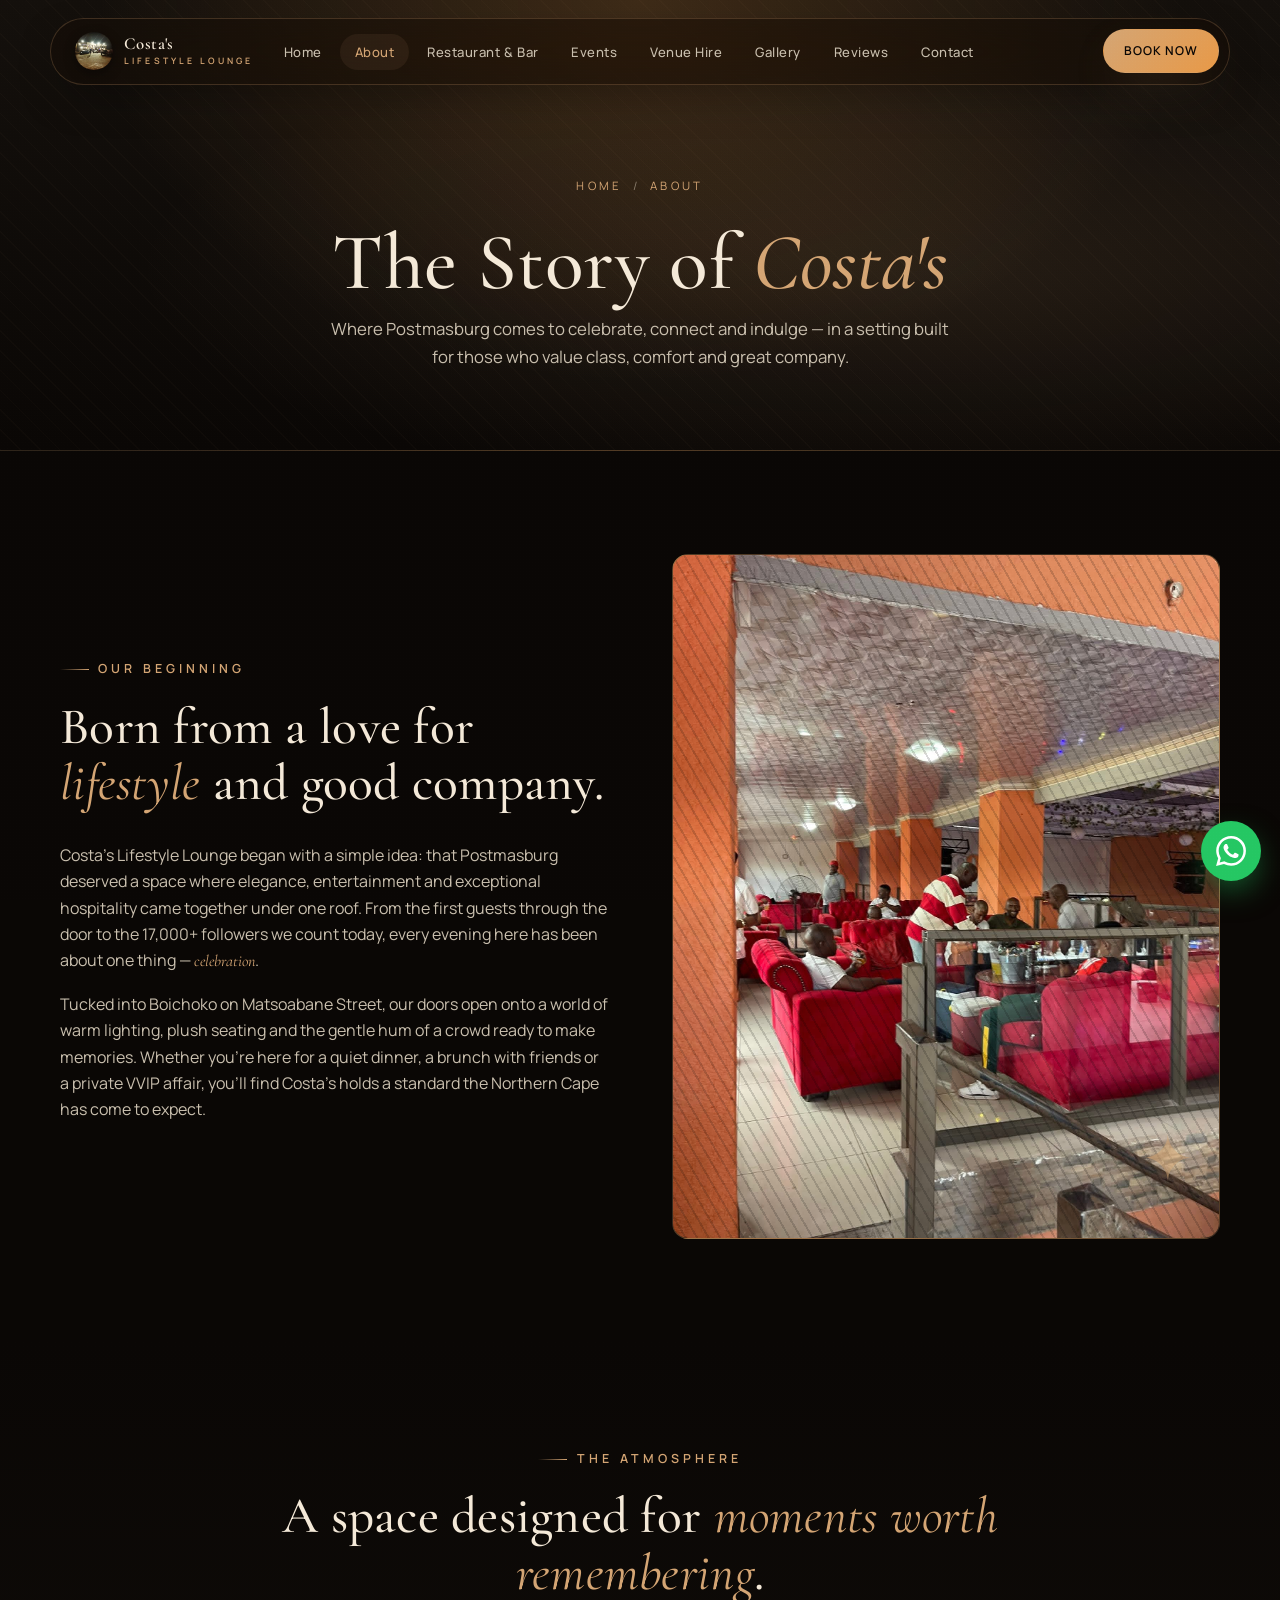
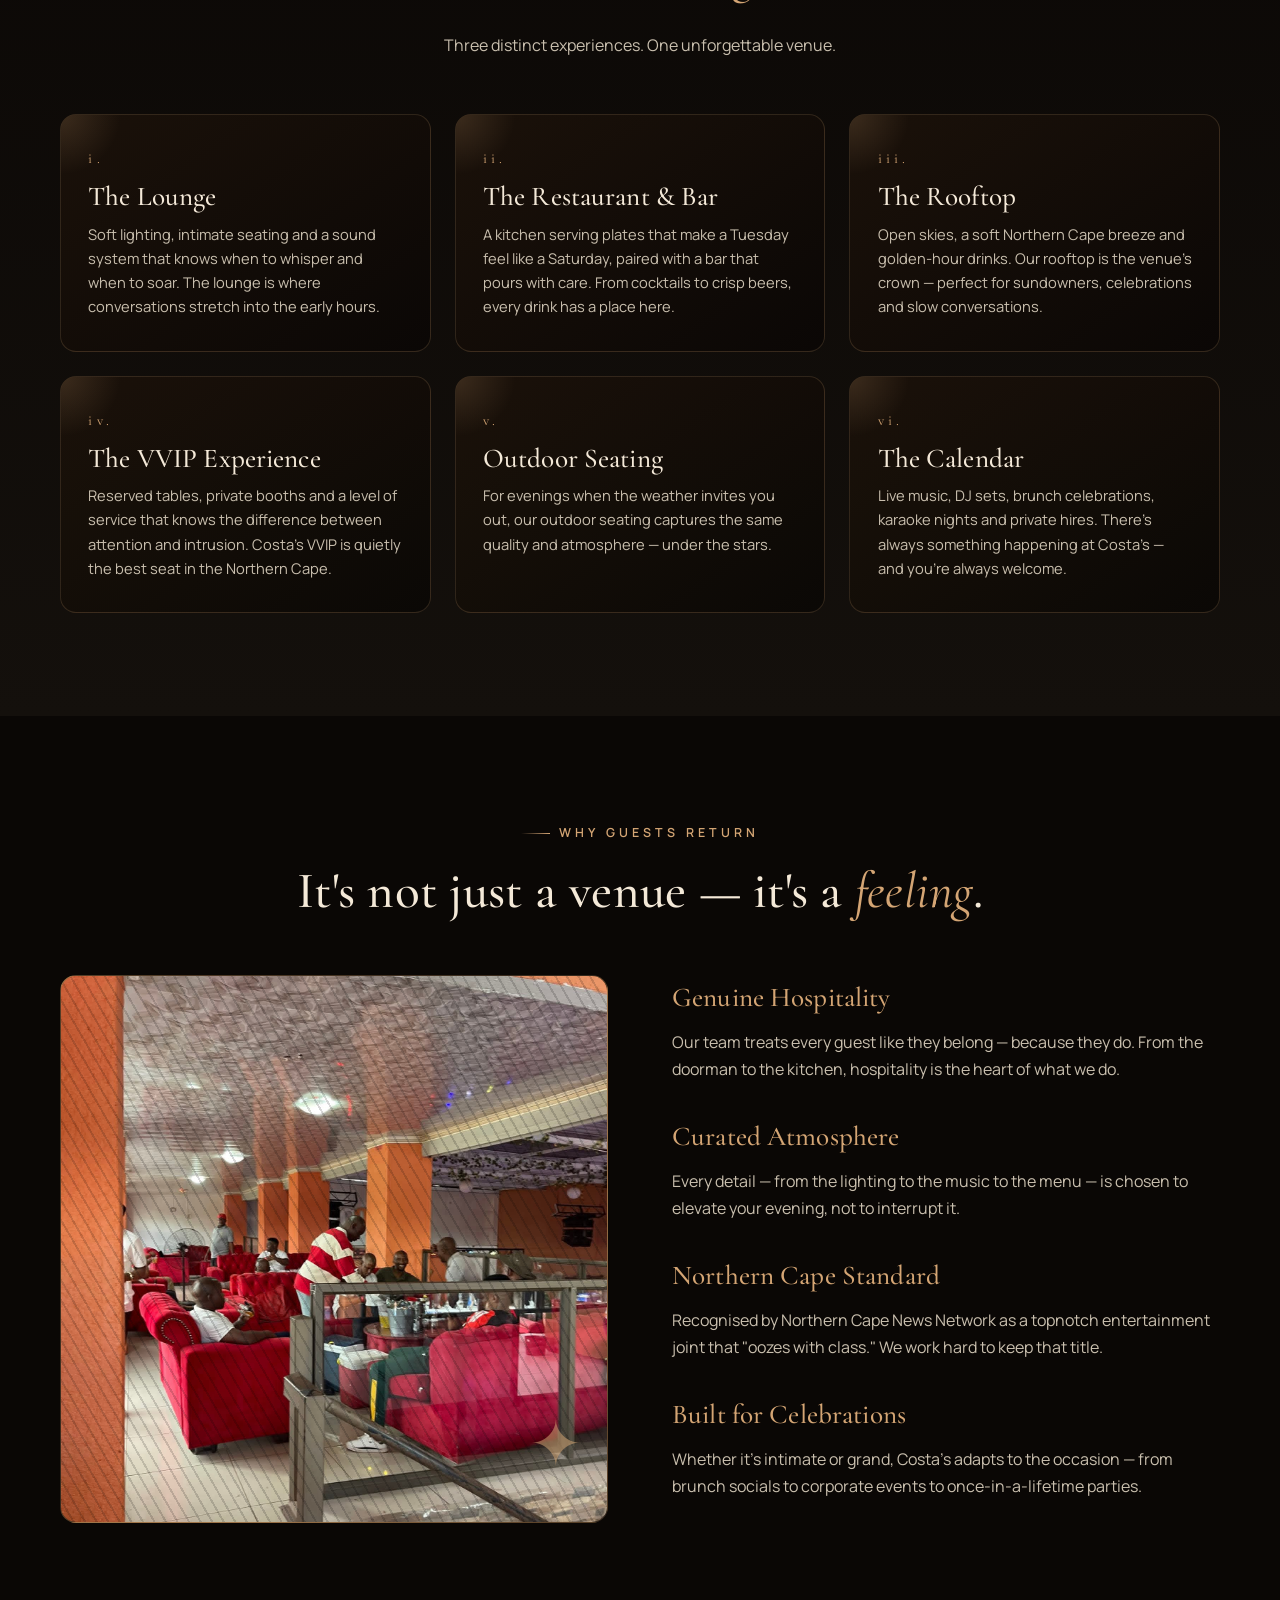
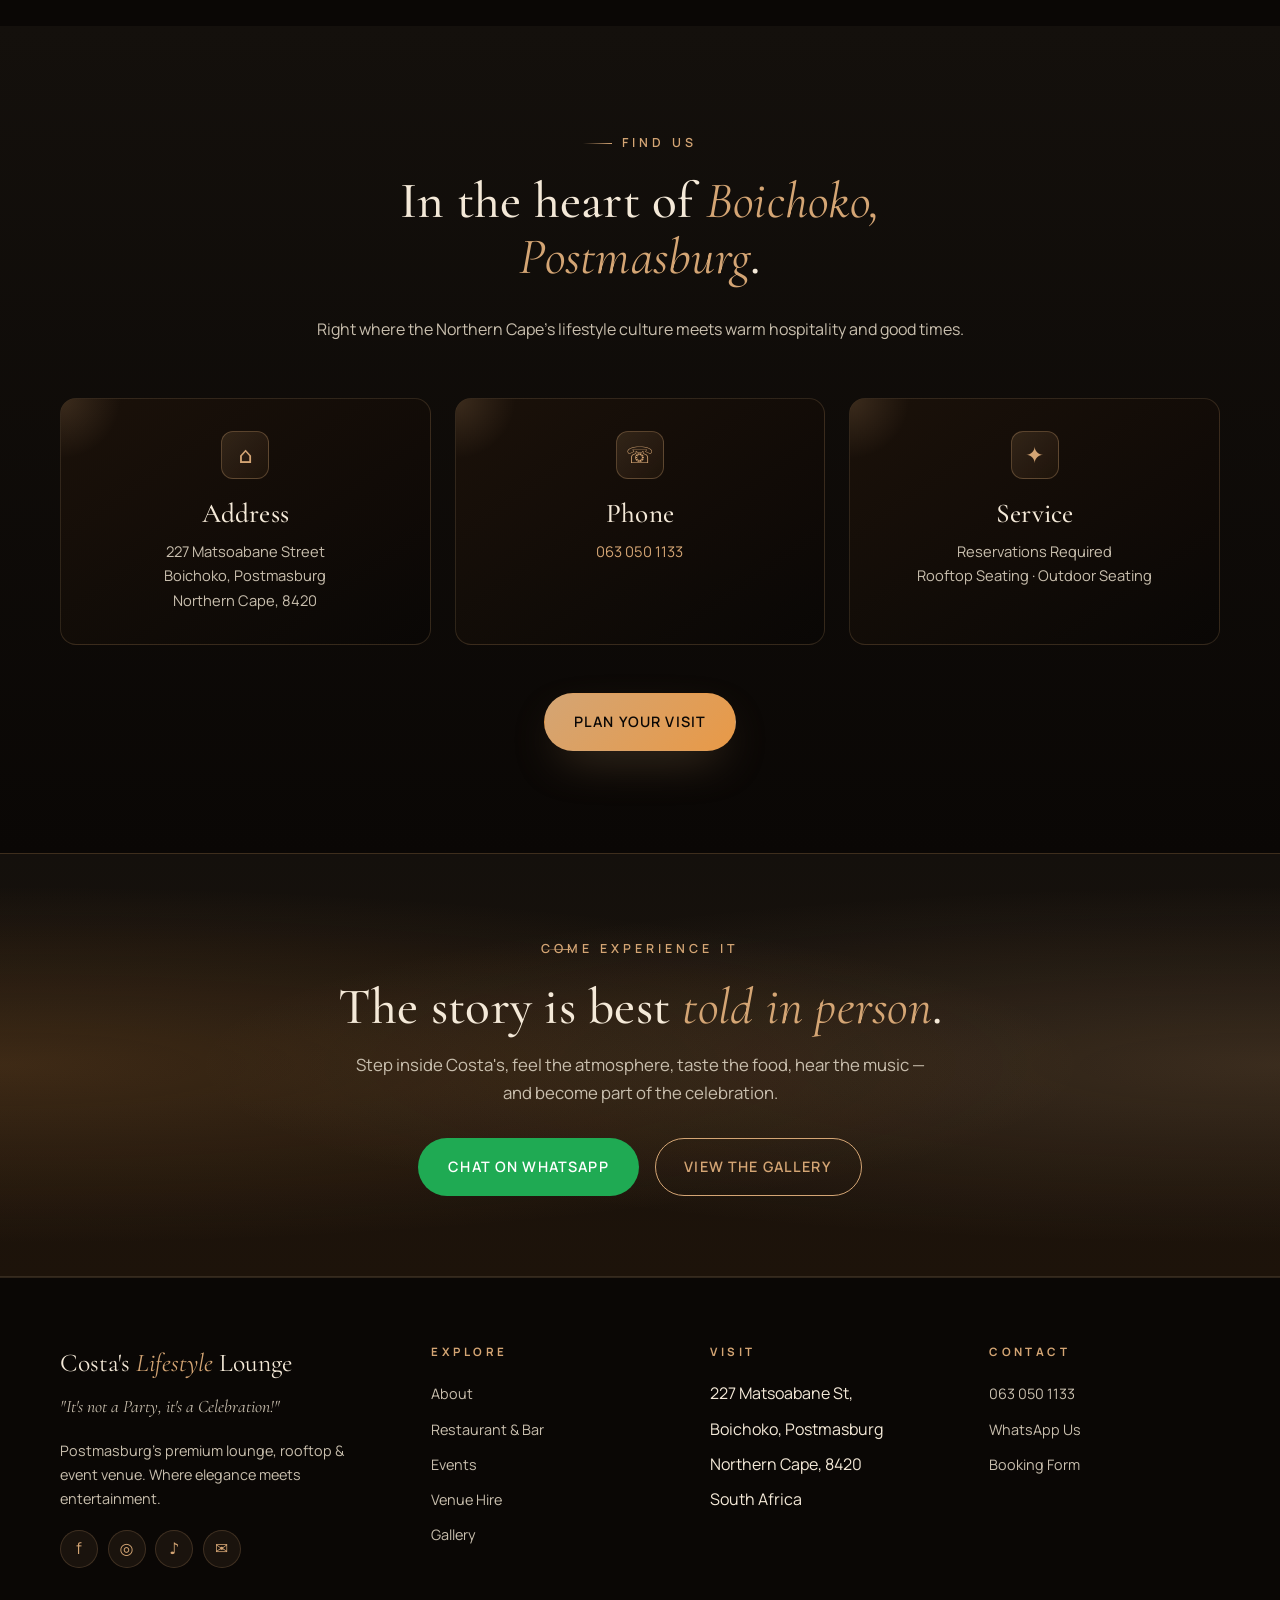
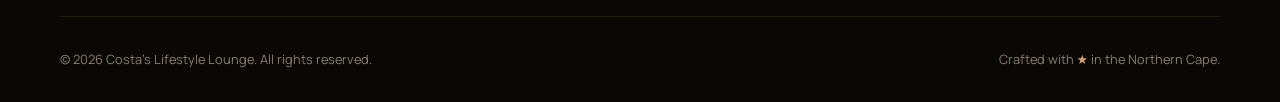
<file: about.html>
<!DOCTYPE html>
<html lang="en">
<head>
  <meta charset="UTF-8" />
  <meta name="viewport" content="width=device-width, initial-scale=1.0" />
  <title>About Costa's Lifestyle Lounge | Postmasburg's Premier Venue</title>
  <link rel="icon" type="image/png" href="/media/logo/costas-logo.png">
  <meta name="description" content="The story of Costa's Lifestyle Lounge — Postmasburg's elegant lounge, restaurant and rooftop in Boichoko. Discover our VVIP atmosphere and why guests keep returning." />
  <meta name="keywords" content="About Costa's Lifestyle Lounge, lounge in Postmasburg, Boichoko lounge, Northern Cape entertainment" />
  <meta property="og:title" content="About Costa's Lifestyle Lounge | Postmasburg's Premier Venue" />
  <meta property="og:description" content="The story behind Costa's — Postmasburg's premium lounge, restaurant and rooftop in Boichoko. VVIP atmosphere, live music and genuine hospitality." />
  <meta property="og:type" content="website" />
  <meta name="theme-color" content="#0a0705" />
  <link rel="preconnect" href="https://fonts.googleapis.com">
  <link rel="preconnect" href="https://fonts.gstatic.com" crossorigin>
  <link href="https://fonts.googleapis.com/css2?family=Cormorant+Garamond:ital,wght@0,400;0,500;0,600;1,400;1,500&family=Manrope:wght@300;400;500;600;700&display=swap" rel="stylesheet">
  <link rel="stylesheet" href="css/styles.css">
</head>
<body>

  <!-- NAV (keep in sync with index.html) -->
  <div class="nav-shell">
    <nav class="nav" aria-label="Primary">
      <a href="index.html" class="nav-brand">
        <img class="nav-logo" src="/media/logo/costas-logo.png" alt="Costa's Lifestyle Lounge logo">
        <span class="nav-brand-text">Costa's<small>Lifestyle Lounge</small></span>
      </a>
      <ul class="nav-links">
        <li><a href="index.html">Home</a></li>
        <li><a href="about.html">About</a></li>
        <li><a href="restaurant.html">Restaurant &amp; Bar</a></li>
        <li><a href="events.html">Events</a></li>
        <li><a href="venue-hire.html">Venue Hire</a></li>
        <li><a href="gallery.html">Gallery</a></li>
        <li><a href="reviews.html">Reviews</a></li>
        <li><a href="contact.html">Contact</a></li>
      </ul>
      <div class="nav-cta">
        <a href="https://wa.me/27630501133" class="btn btn-primary">Book Now</a>
      </div>
      <button class="nav-toggle" aria-label="Toggle menu"><span></span></button>
    </nav>
  </div>
  <div class="mobile-drawer" aria-hidden="true">
    <a href="index.html">Home</a><a href="about.html">About</a>
    <a href="restaurant.html">Restaurant &amp; Bar</a><a href="events.html">Events</a>
    <a href="venue-hire.html">Venue Hire</a><a href="gallery.html">Gallery</a>
    <a href="reviews.html">Reviews</a><a href="contact.html">Contact</a>
    <a href="https://wa.me/27630501133" class="btn btn-primary">Chat on WhatsApp</a>
  </div>

  <!-- PAGE HERO -->
  <section class="page-hero">
    <div class="container">
      <div class="breadcrumb"><a href="index.html">Home</a><span>/</span>About</div>
      <h1>The Story of <em>Costa's</em></h1>
      <p>Where Postmasburg comes to celebrate, connect and indulge — in a setting built for those who value class, comfort and great company.</p>
    </div>
  </section>

  <!-- STORY -->
  <section>
    <div class="container">
      <div class="split">
        <div class="reveal">
          <span class="eyebrow">Our Beginning</span>
          <h2>Born from a love for <em class="italic-display gold">lifestyle</em> and good company.</h2>
          <p>
            Costa's Lifestyle Lounge began with a simple idea: that Postmasburg
            deserved a space where elegance, entertainment and exceptional
            hospitality came together under one roof. From the first guests
            through the door to the 17,000+ followers we count today, every
            evening here has been about one thing — <em class="italic-display gold">celebration</em>.
          </p>
          <p>
            Tucked into Boichoko on Matsoabane Street, our doors open onto a
            world of warm lighting, plush seating and the gentle hum of a
            crowd ready to make memories. Whether you're here for a quiet
            dinner, a brunch with friends or a private VVIP affair, you'll
            find Costa's holds a standard the Northern Cape has come to expect.
          </p>
        </div>
        <div class="split-image reveal" aria-hidden="true">
          <img src="/media/images/red-lounge.jpg" alt="Costa's Lifestyle Lounge interior">
        </div>
      </div>
    </div>
  </section>

  <!-- ATMOSPHERE -->
  <section style="background: linear-gradient(180deg, var(--black), var(--rich-black));">
    <div class="container">
      <div class="section-head reveal">
        <span class="eyebrow">The Atmosphere</span>
        <h2>A space designed for <em class="italic-display gold">moments worth remembering</em>.</h2>
        <p>Three distinct experiences. One unforgettable venue.</p>
      </div>

      <div class="grid grid-3">
        <div class="card reveal">
          <span class="card-num">i.</span>
          <h3>The Lounge</h3>
          <p>
            Soft lighting, intimate seating and a sound system that knows when
            to whisper and when to soar. The lounge is where conversations
            stretch into the early hours.
          </p>
        </div>
        <div class="card reveal">
          <span class="card-num">ii.</span>
          <h3>The Restaurant &amp; Bar</h3>
          <p>
            A kitchen serving plates that make a Tuesday feel like a Saturday,
            paired with a bar that pours with care. From cocktails to crisp
            beers, every drink has a place here.
          </p>
        </div>
        <div class="card reveal">
          <span class="card-num">iii.</span>
          <h3>The Rooftop</h3>
          <p>
            Open skies, a soft Northern Cape breeze and golden-hour drinks.
            Our rooftop is the venue's crown — perfect for sundowners,
            celebrations and slow conversations.
          </p>
        </div>
        <div class="card reveal">
          <span class="card-num">iv.</span>
          <h3>The VVIP Experience</h3>
          <p>
            Reserved tables, private booths and a level of service that knows
            the difference between attention and intrusion. Costa's VVIP is
            quietly the best seat in the Northern Cape.
          </p>
        </div>
        <div class="card reveal">
          <span class="card-num">v.</span>
          <h3>Outdoor Seating</h3>
          <p>
            For evenings when the weather invites you out, our outdoor seating
            captures the same quality and atmosphere — under the stars.
          </p>
        </div>
        <div class="card reveal">
          <span class="card-num">vi.</span>
          <h3>The Calendar</h3>
          <p>
            Live music, DJ sets, brunch celebrations, karaoke nights and
            private hires. There's always something happening at Costa's —
            and you're always welcome.
          </p>
        </div>
      </div>
    </div>
  </section>

  <!-- WHY PEOPLE LOVE COSTA'S -->
  <section>
    <div class="container">
      <div class="section-head reveal">
        <span class="eyebrow">Why Guests Return</span>
        <h2>It's not just a venue — it's a <em class="italic-display gold">feeling</em>.</h2>
      </div>

      <div class="split">
        <div class="split-image reveal" aria-hidden="true" style="aspect-ratio: 1;">
          <img src="/media/images/red-lounge.jpg" alt="VVIP atmosphere at Costa's">
        </div>
        <div class="reveal">
          <ul style="display: grid; gap: 1.5rem;">
            <li>
              <h3 class="gold">Genuine Hospitality</h3>
              <p>Our team treats every guest like they belong — because they do. From the doorman to the kitchen, hospitality is the heart of what we do.</p>
            </li>
            <li>
              <h3 class="gold">Curated Atmosphere</h3>
              <p>Every detail — from the lighting to the music to the menu — is chosen to elevate your evening, not to interrupt it.</p>
            </li>
            <li>
              <h3 class="gold">Northern Cape Standard</h3>
              <p>Recognised by Northern Cape News Network as a topnotch entertainment joint that "oozes with class." We work hard to keep that title.</p>
            </li>
            <li>
              <h3 class="gold">Built for Celebrations</h3>
              <p>Whether it's intimate or grand, Costa's adapts to the occasion — from brunch socials to corporate events to once-in-a-lifetime parties.</p>
            </li>
          </ul>
        </div>
      </div>
    </div>
  </section>

  <!-- LOCATION -->
  <section style="background: linear-gradient(180deg, var(--rich-black), var(--black));">
    <div class="container">
      <div class="section-head reveal">
        <span class="eyebrow">Find Us</span>
        <h2>In the heart of <em class="italic-display gold">Boichoko, Postmasburg</em>.</h2>
        <p>Right where the Northern Cape's lifestyle culture meets warm hospitality and good times.</p>
      </div>

      <div class="grid grid-3 reveal">
        <div class="card center-text">
          <div class="card-icon" style="margin: 0 auto 1.25rem;">⌂</div>
          <h3>Address</h3>
          <p>227 Matsoabane Street<br/>Boichoko, Postmasburg<br/>Northern Cape, 8420</p>
        </div>
        <div class="card center-text">
          <div class="card-icon" style="margin: 0 auto 1.25rem;">☏</div>
          <h3>Phone</h3>
          <!-- REPLACE: phone -->
          <p><a href="tel:+27630501133" class="gold">063 050 1133</a></p>
        </div>
        <div class="card center-text">
          <div class="card-icon" style="margin: 0 auto 1.25rem;">✦</div>
          <h3>Service</h3>
          <p>Reservations Required<br/>Rooftop Seating · Outdoor Seating</p>
        </div>
      </div>

      <div class="center-text" style="margin-top: 3rem;">
        <a href="contact.html" class="btn btn-primary">Plan Your Visit</a>
      </div>
    </div>
  </section>

  <!-- CTA STRIP -->
  <section class="cta-strip">
    <div class="container reveal">
      <span class="eyebrow" style="padding-left: 0;">Come Experience It</span>
      <h2>The story is best <em class="italic-display gold">told in person</em>.</h2>
      <p>Step inside Costa's, feel the atmosphere, taste the food, hear the music — and become part of the celebration.</p>
      <div class="cta-actions">
        <a href="https://wa.me/27630501133" class="btn btn-whatsapp">Chat on WhatsApp</a>
        <a href="gallery.html" class="btn btn-outline-gold">View the Gallery</a>
      </div>
    </div>
  </section>

  <!-- FOOTER -->
  <footer class="footer">
    <div class="container">
      <div class="footer-grid">
        <div>
          <div class="footer-brand-name">Costa's <em>Lifestyle</em> Lounge</div>
          <p class="footer-tagline">"It's not a Party, it's a Celebration!"</p>
          <p style="font-size: .9rem; margin-top: 1rem;">Postmasburg's premium lounge, rooftop &amp; event venue. Where elegance meets entertainment.</p>
          <div class="socials">
            <a href="https://www.facebook.com/costaslifestylelounge" aria-label="Facebook" target="_blank" rel="noopener">f</a>
            <a href="https://www.instagram.com/explore/locations/costaslifestylelounge" aria-label="Instagram" target="_blank" rel="noopener">◎</a>
            <a href="https://www.tiktok.com/discover/costas-lifestyle-lounge" aria-label="TikTok" target="_blank" rel="noopener">♪</a>
            <a href="https://wa.me/27630501133" aria-label="WhatsApp" target="_blank" rel="noopener">✉</a>
          </div>
        </div>
        <div>
          <h5>Explore</h5>
          <ul>
            <li><a href="about.html">About</a></li>
            <li><a href="restaurant.html">Restaurant &amp; Bar</a></li>
            <li><a href="events.html">Events</a></li>
            <li><a href="venue-hire.html">Venue Hire</a></li>
            <li><a href="gallery.html">Gallery</a></li>
          </ul>
        </div>
        <div>
          <h5>Visit</h5>
          <ul>
            <li>227 Matsoabane St,</li>
            <li>Boichoko, Postmasburg</li>
            <li>Northern Cape, 8420</li>
            <li>South Africa</li>
          </ul>
        </div>
        <div>
          <h5>Contact</h5>
          <ul>
            <li><a href="tel:+27630501133">063 050 1133</a></li>
            <li><a href="https://wa.me/27630501133">WhatsApp Us</a></li>
            <li><a href="contact.html">Booking Form</a></li>
          </ul>
        </div>
      </div>
      <div class="footer-bottom">
        <span>© <span data-year>2026</span> Costa's Lifestyle Lounge. All rights reserved.</span>
        <span>Crafted with <em>★</em> in the Northern Cape.</span>
      </div>
    </div>
  </footer>

  <a href="https://wa.me/27630501133" class="whatsapp-float" aria-label="Chat on WhatsApp" target="_blank" rel="noopener">
    <svg viewBox="0 0 24 24" fill="currentColor"><path d="M17.472 14.382c-.297-.149-1.758-.867-2.03-.967-.273-.099-.471-.148-.67.15-.197.297-.767.966-.94 1.164-.173.199-.347.223-.644.075-.297-.15-1.255-.463-2.39-1.475-.883-.788-1.48-1.761-1.653-2.059-.173-.297-.018-.458.13-.606.134-.133.298-.347.446-.52.149-.174.198-.298.298-.497.099-.198.05-.371-.025-.52-.075-.149-.669-1.612-.916-2.207-.242-.579-.487-.5-.669-.51-.173-.008-.371-.01-.57-.01-.198 0-.52.074-.792.372-.272.297-1.04 1.016-1.04 2.479 0 1.462 1.065 2.875 1.213 3.074.149.198 2.096 3.2 5.077 4.487.709.306 1.262.489 1.694.625.712.227 1.36.195 1.871.118.571-.085 1.758-.719 2.006-1.413.248-.694.248-1.289.173-1.413-.074-.124-.272-.198-.57-.347m-5.421 7.403h-.004a9.87 9.87 0 01-5.031-1.378l-.361-.214-3.741.982.998-3.648-.235-.374a9.86 9.86 0 01-1.51-5.26c.001-5.45 4.436-9.884 9.888-9.884 2.64 0 5.122 1.03 6.988 2.898a9.825 9.825 0 012.893 6.994c-.003 5.45-4.437 9.884-9.885 9.884m8.413-18.297A11.815 11.815 0 0012.05 0C5.495 0 .16 5.335.157 11.892c0 2.096.547 4.142 1.588 5.945L.057 24l6.305-1.654a11.882 11.882 0 005.683 1.448h.005c6.554 0 11.89-5.335 11.893-11.893a11.821 11.821 0 00-3.48-8.413z"/></svg>
  </a>

  <script src="js/main.js"></script>
</body>
</html>
</file>
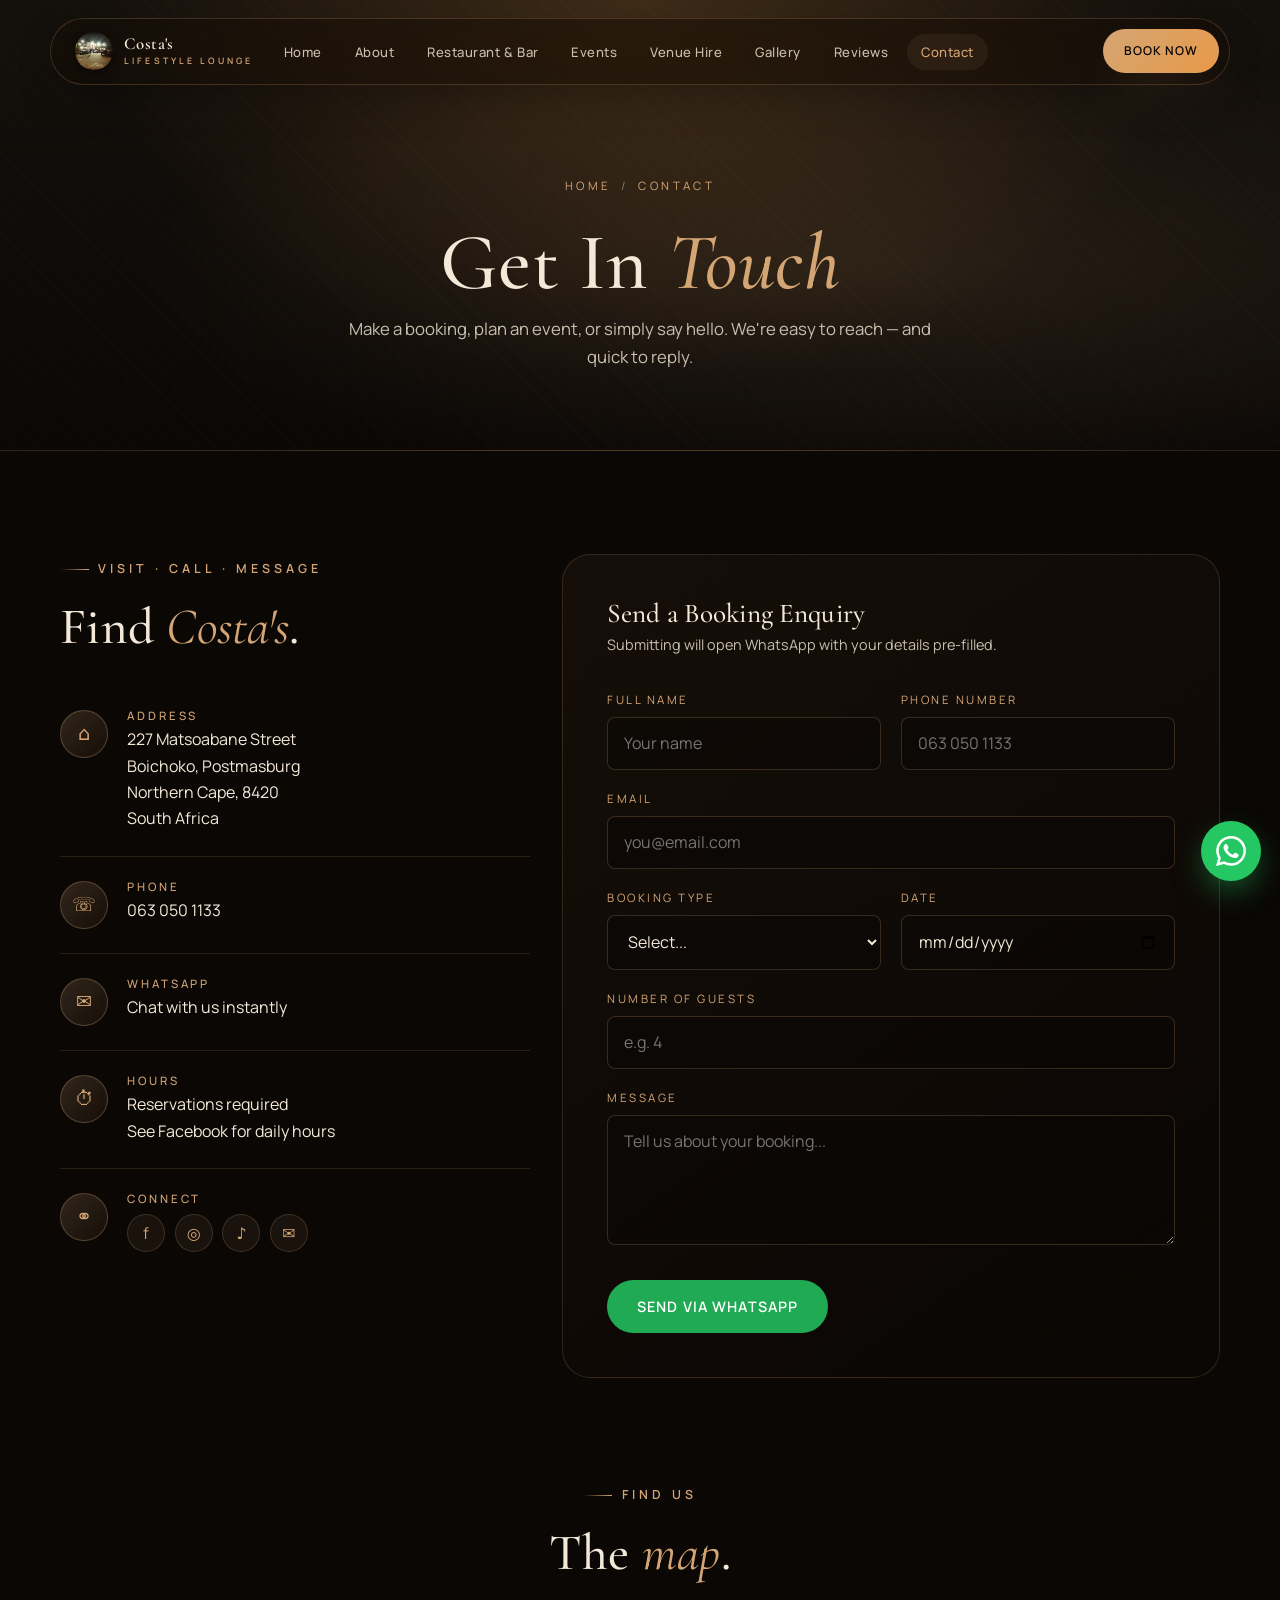
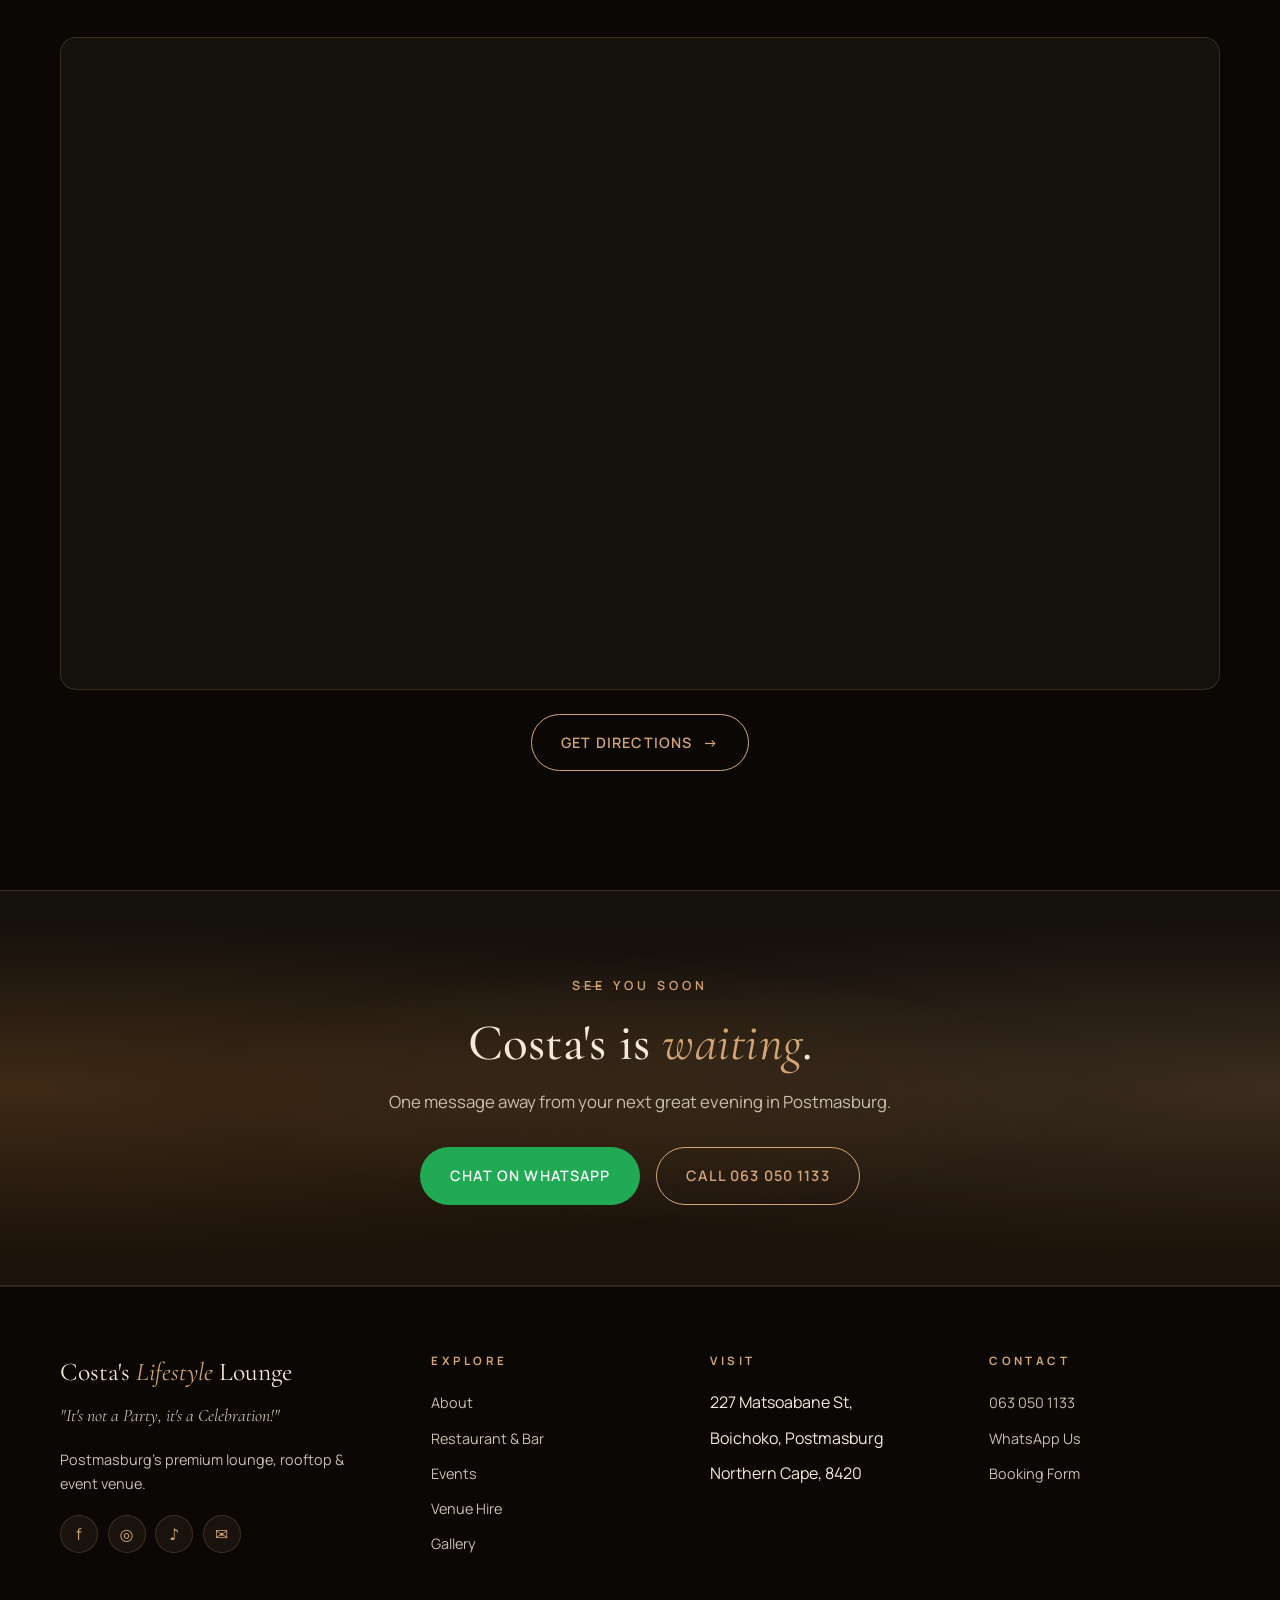
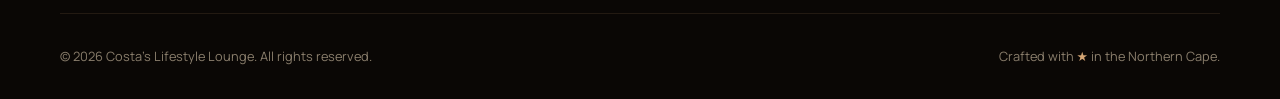
<file: contact.html>
<!DOCTYPE html>
<html lang="en">
<head>
  <meta charset="UTF-8" />
  <meta name="viewport" content="width=device-width, initial-scale=1.0" />
  <title>Contact &amp; Booking | Costa's Lifestyle Lounge Postmasburg</title>
  <link rel="icon" type="image/png" href="/media/logo/costas-logo.png">
  <meta name="description" content="Contact Costa's Lifestyle Lounge in Postmasburg. Address: 227 Matsoabane St, Boichoko. Call 063 050 1133, WhatsApp us, or send a booking enquiry online." />
  <meta property="og:title" content="Contact &amp; Booking | Costa's Lifestyle Lounge Postmasburg" />
  <meta property="og:description" content="Contact Costa's Lifestyle Lounge in Postmasburg. Call 063 050 1133, WhatsApp us, or send a booking enquiry online. Address: 227 Matsoabane St, Boichoko." />
  <meta property="og:type" content="website" />
  <meta name="theme-color" content="#0a0705" />
  <link rel="preconnect" href="https://fonts.googleapis.com">
  <link rel="preconnect" href="https://fonts.gstatic.com" crossorigin>
  <link href="https://fonts.googleapis.com/css2?family=Cormorant+Garamond:ital,wght@0,400;0,500;0,600;1,400;1,500&family=Manrope:wght@300;400;500;600;700&display=swap" rel="stylesheet">
  <link rel="stylesheet" href="css/styles.css">
</head>
<body>

  <div class="nav-shell">
    <nav class="nav">
      <a href="index.html" class="nav-brand">
        <img class="nav-logo" src="/media/logo/costas-logo.png" alt="Costa's Lifestyle Lounge logo">
        <span class="nav-brand-text">Costa's<small>Lifestyle Lounge</small></span>
      </a>
      <ul class="nav-links">
        <li><a href="index.html">Home</a></li>
        <li><a href="about.html">About</a></li>
        <li><a href="restaurant.html">Restaurant &amp; Bar</a></li>
        <li><a href="events.html">Events</a></li>
        <li><a href="venue-hire.html">Venue Hire</a></li>
        <li><a href="gallery.html">Gallery</a></li>
        <li><a href="reviews.html">Reviews</a></li>
        <li><a href="contact.html">Contact</a></li>
      </ul>
      <div class="nav-cta"><a href="https://wa.me/27630501133" class="btn btn-primary">Book Now</a></div>
      <button class="nav-toggle"><span></span></button>
    </nav>
  </div>
  <div class="mobile-drawer" aria-hidden="true">
    <a href="index.html">Home</a><a href="about.html">About</a>
    <a href="restaurant.html">Restaurant &amp; Bar</a><a href="events.html">Events</a>
    <a href="venue-hire.html">Venue Hire</a><a href="gallery.html">Gallery</a>
    <a href="reviews.html">Reviews</a><a href="contact.html">Contact</a>
    <a href="https://wa.me/27630501133" class="btn btn-primary">Chat on WhatsApp</a>
  </div>

  <section class="page-hero">
    <div class="container">
      <div class="breadcrumb"><a href="index.html">Home</a><span>/</span>Contact</div>
      <h1>Get In <em>Touch</em></h1>
      <p>Make a booking, plan an event, or simply say hello. We're easy to reach — and quick to reply.</p>
    </div>
  </section>

  <!-- CONTACT INFO + FORM -->
  <section>
    <div class="container">
      <div class="contact-grid">

        <!-- LEFT: Info -->
        <div class="reveal">
          <span class="eyebrow">Visit · Call · Message</span>
          <h2>Find <em class="italic-display gold">Costa's</em>.</h2>

          <div class="info-block">
            <div class="info-icon">⌂</div>
            <div>
              <h4>Address</h4>
              <p>227 Matsoabane Street<br/>Boichoko, Postmasburg<br/>Northern Cape, 8420<br/>South Africa</p>
            </div>
          </div>

          <div class="info-block">
            <div class="info-icon">☏</div>
            <div>
              <h4>Phone</h4>
              <!-- REPLACE: phone number -->
              <p><a href="tel:+27630501133">063 050 1133</a></p>
            </div>
          </div>

          <div class="info-block">
            <div class="info-icon">✉</div>
            <div>
              <h4>WhatsApp</h4>
              <p><a href="https://wa.me/27630501133">Chat with us instantly</a></p>
            </div>
          </div>

          <div class="info-block">
            <div class="info-icon">⏱</div>
            <div>
              <h4>Hours</h4>
              <p>Reservations required<br/>See Facebook for daily hours</p>
            </div>
          </div>

          <div class="info-block">
            <div class="info-icon">⚭</div>
            <div>
              <h4>Connect</h4>
              <div class="socials" style="margin-top: .5rem;">
                <!-- REPLACE: social links if URLs change -->
                <a href="https://www.facebook.com/costaslifestylelounge" target="_blank" rel="noopener" aria-label="Facebook">f</a>
                <a href="https://www.instagram.com/explore/locations/costaslifestylelounge" target="_blank" rel="noopener" aria-label="Instagram">◎</a>
                <a href="https://www.tiktok.com/discover/costas-lifestyle-lounge" target="_blank" rel="noopener" aria-label="TikTok">♪</a>
                <a href="https://wa.me/27630501133" target="_blank" rel="noopener" aria-label="WhatsApp">✉</a>
              </div>
            </div>
          </div>
        </div>

        <!-- RIGHT: Form -->
        <div class="reveal">
          <form class="form" data-whatsapp>
            <div>
              <h3 style="margin-bottom: .25rem;">Send a Booking Enquiry</h3>
              <p style="font-size: .9rem; color: var(--muted-cream);">Submitting will open WhatsApp with your details pre-filled.</p>
            </div>

            <div class="form-row">
              <div>
                <label for="c-name">Full Name</label>
                <input type="text" id="c-name" name="full-name" required placeholder="Your name" />
              </div>
              <div>
                <label for="c-phone">Phone Number</label>
                <input type="tel" id="c-phone" name="phone" required placeholder="063 050 1133" />
              </div>
            </div>

            <div>
              <label for="c-email">Email</label>
              <input type="email" id="c-email" name="email" required placeholder="you@email.com" />
            </div>

            <div class="form-row">
              <div>
                <label for="c-type">Booking Type</label>
                <select id="c-type" name="booking-type" required>
                  <option value="">Select...</option>
                  <option>Table Reservation</option>
                  <option>Private Function</option>
                  <option>Birthday</option>
                  <option>Conference / Webinar</option>
                  <option>Corporate Event</option>
                  <option>Live Event Tickets</option>
                  <option>General Enquiry</option>
                </select>
              </div>
              <div>
                <label for="c-date">Date</label>
                <input type="date" id="c-date" name="date" />
              </div>
            </div>

            <div>
              <label for="c-guests">Number of Guests</label>
              <input type="number" id="c-guests" name="guests" min="1" placeholder="e.g. 4" />
            </div>

            <div>
              <label for="c-message">Message</label>
              <textarea id="c-message" name="message" required placeholder="Tell us about your booking..."></textarea>
            </div>

            <button type="submit" class="btn btn-whatsapp">Send via WhatsApp</button>
          </form>
        </div>

      </div>
    </div>
  </section>

  <!-- MAP -->
  <section style="padding-top: 0;">
    <div class="container">
      <div class="section-head reveal">
        <span class="eyebrow">Find Us</span>
        <h2>The <em class="italic-display gold">map</em>.</h2>
      </div>
      <div class="map-frame reveal">
        <!-- REPLACE: This is a Google Maps embed pointing to the address.
             To customise, get a fresh embed from https://www.google.com/maps and paste below. -->
        <iframe
          src="https://www.google.com/maps?q=227%20Matsoabane%20St%2C%20Boichoko%2C%20Postmasburg%2C%208420&output=embed"
          loading="lazy"
          referrerpolicy="no-referrer-when-downgrade"
          allowfullscreen
          title="Costa's Lifestyle Lounge — 227 Matsoabane St, Boichoko, Postmasburg"></iframe>
      </div>
      <p class="center-text" style="margin-top: 1.5rem;">
        <a href="https://www.google.com/maps/dir/?api=1&destination=227+Matsoabane+St,+Boichoko,+Postmasburg,+8420" class="btn btn-outline-gold btn-arrow" target="_blank" rel="noopener">Get Directions</a>
      </p>
    </div>
  </section>

  <!-- CTA -->
  <section class="cta-strip">
    <div class="container reveal">
      <span class="eyebrow" style="padding-left: 0;">See You Soon</span>
      <h2>Costa's is <em class="italic-display gold">waiting</em>.</h2>
      <p>One message away from your next great evening in Postmasburg.</p>
      <div class="cta-actions">
        <a href="https://wa.me/27630501133" class="btn btn-whatsapp">Chat on WhatsApp</a>
        <a href="tel:+27630501133" class="btn btn-outline-gold">Call 063 050 1133</a>
      </div>
    </div>
  </section>

  <footer class="footer">
    <div class="container">
      <div class="footer-grid">
        <div>
          <div class="footer-brand-name">Costa's <em>Lifestyle</em> Lounge</div>
          <p class="footer-tagline">"It's not a Party, it's a Celebration!"</p>
          <p style="font-size: .9rem; margin-top: 1rem;">Postmasburg's premium lounge, rooftop &amp; event venue.</p>
          <div class="socials">
            <a href="https://www.facebook.com/costaslifestylelounge" target="_blank" rel="noopener">f</a>
            <a href="https://www.instagram.com/explore/locations/costaslifestylelounge" target="_blank" rel="noopener">◎</a>
            <a href="https://www.tiktok.com/discover/costas-lifestyle-lounge" target="_blank" rel="noopener">♪</a>
            <a href="https://wa.me/27630501133" target="_blank" rel="noopener">✉</a>
          </div>
        </div>
        <div>
          <h5>Explore</h5>
          <ul>
            <li><a href="about.html">About</a></li>
            <li><a href="restaurant.html">Restaurant &amp; Bar</a></li>
            <li><a href="events.html">Events</a></li>
            <li><a href="venue-hire.html">Venue Hire</a></li>
            <li><a href="gallery.html">Gallery</a></li>
          </ul>
        </div>
        <div>
          <h5>Visit</h5>
          <ul>
            <li>227 Matsoabane St,</li>
            <li>Boichoko, Postmasburg</li>
            <li>Northern Cape, 8420</li>
          </ul>
        </div>
        <div>
          <h5>Contact</h5>
          <ul>
            <li><a href="tel:+27630501133">063 050 1133</a></li>
            <li><a href="https://wa.me/27630501133">WhatsApp Us</a></li>
            <li><a href="contact.html">Booking Form</a></li>
          </ul>
        </div>
      </div>
      <div class="footer-bottom">
        <span>© <span data-year>2026</span> Costa's Lifestyle Lounge. All rights reserved.</span>
        <span>Crafted with <em>★</em> in the Northern Cape.</span>
      </div>
    </div>
  </footer>

  <a href="https://wa.me/27630501133" class="whatsapp-float" target="_blank" rel="noopener">
    <svg viewBox="0 0 24 24" fill="currentColor"><path d="M17.472 14.382c-.297-.149-1.758-.867-2.03-.967-.273-.099-.471-.148-.67.15-.197.297-.767.966-.94 1.164-.173.199-.347.223-.644.075-.297-.15-1.255-.463-2.39-1.475-.883-.788-1.48-1.761-1.653-2.059-.173-.297-.018-.458.13-.606.134-.133.298-.347.446-.52.149-.174.198-.298.298-.497.099-.198.05-.371-.025-.52-.075-.149-.669-1.612-.916-2.207-.242-.579-.487-.5-.669-.51-.173-.008-.371-.01-.57-.01-.198 0-.52.074-.792.372-.272.297-1.04 1.016-1.04 2.479 0 1.462 1.065 2.875 1.213 3.074.149.198 2.096 3.2 5.077 4.487.709.306 1.262.489 1.694.625.712.227 1.36.195 1.871.118.571-.085 1.758-.719 2.006-1.413.248-.694.248-1.289.173-1.413-.074-.124-.272-.198-.57-.347m-5.421 7.403h-.004a9.87 9.87 0 01-5.031-1.378l-.361-.214-3.741.982.998-3.648-.235-.374a9.86 9.86 0 01-1.51-5.26c.001-5.45 4.436-9.884 9.888-9.884 2.64 0 5.122 1.03 6.988 2.898a9.825 9.825 0 012.893 6.994c-.003 5.45-4.437 9.884-9.885 9.884m8.413-18.297A11.815 11.815 0 0012.05 0C5.495 0 .16 5.335.157 11.892c0 2.096.547 4.142 1.588 5.945L.057 24l6.305-1.654a11.882 11.882 0 005.683 1.448h.005c6.554 0 11.89-5.335 11.893-11.893a11.821 11.821 0 00-3.48-8.413z"/></svg>
  </a>
  <script src="js/main.js"></script>
</body>
</html>
</file>
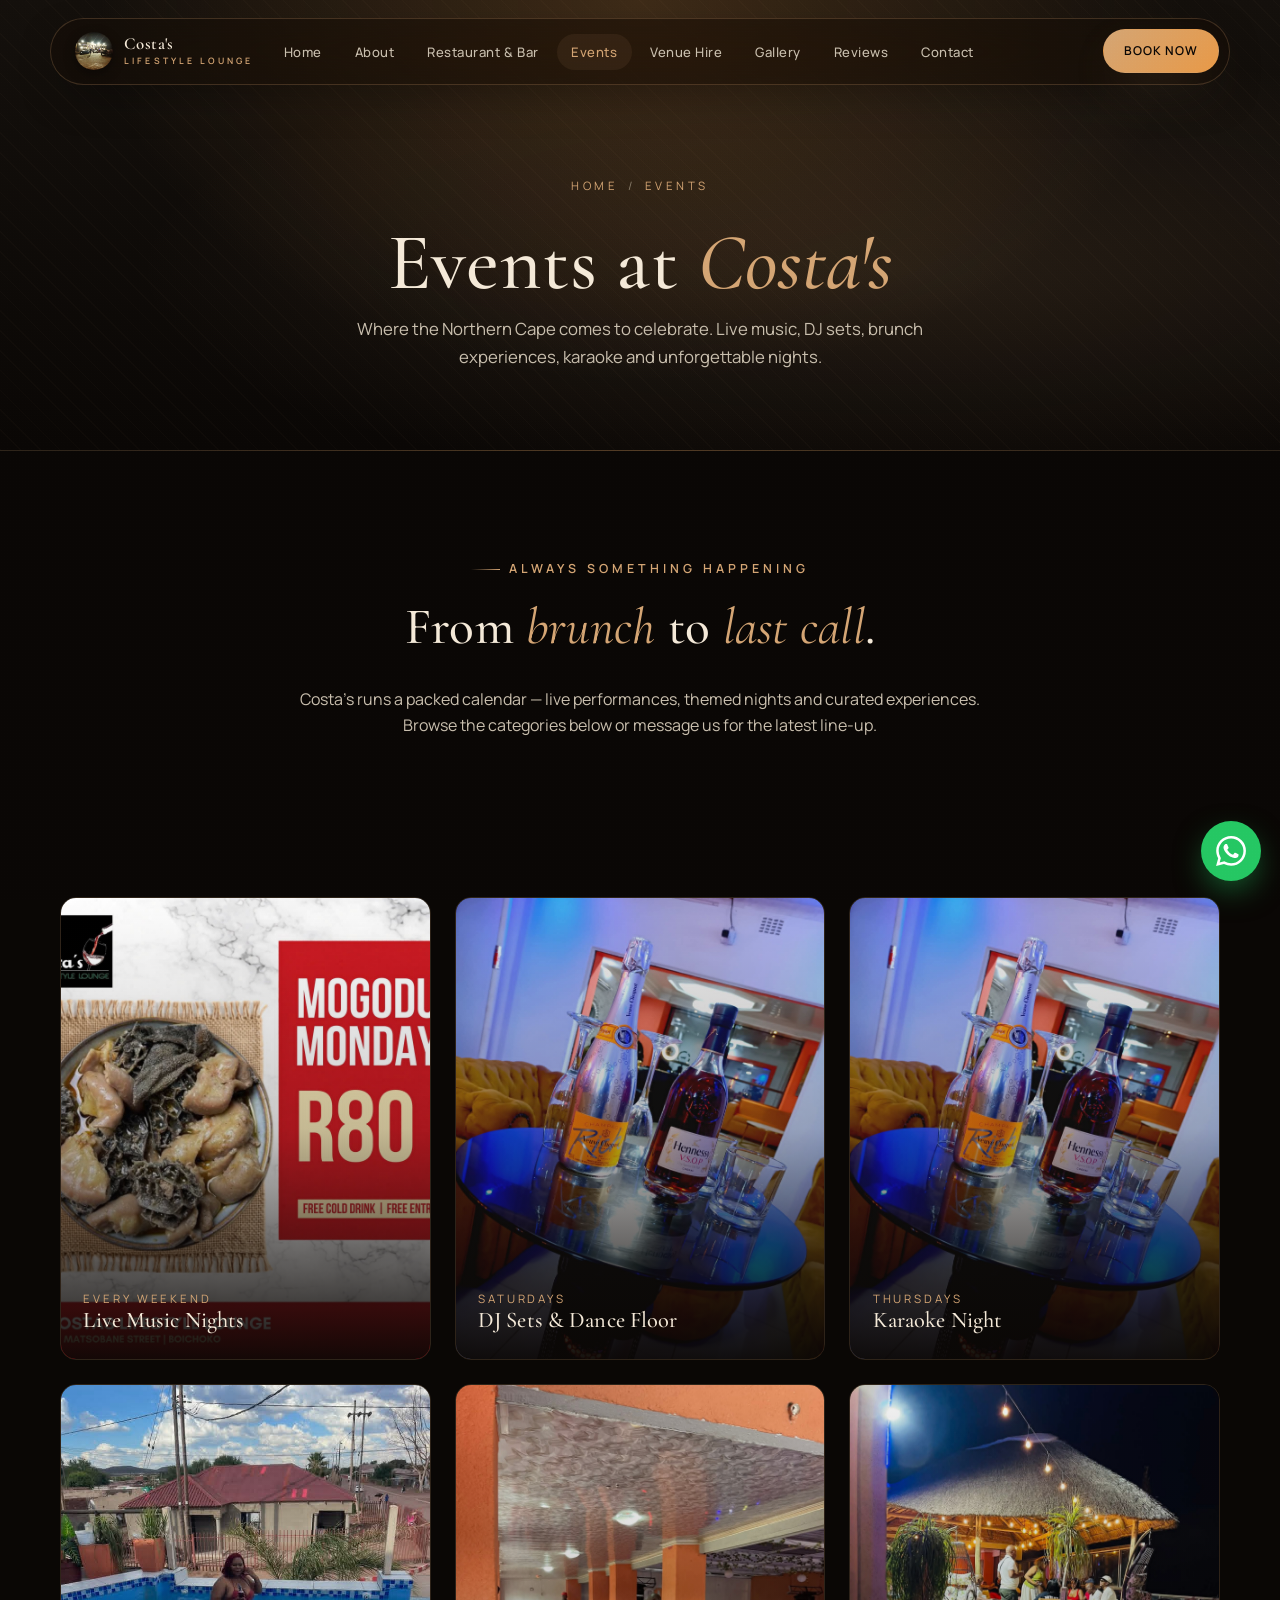
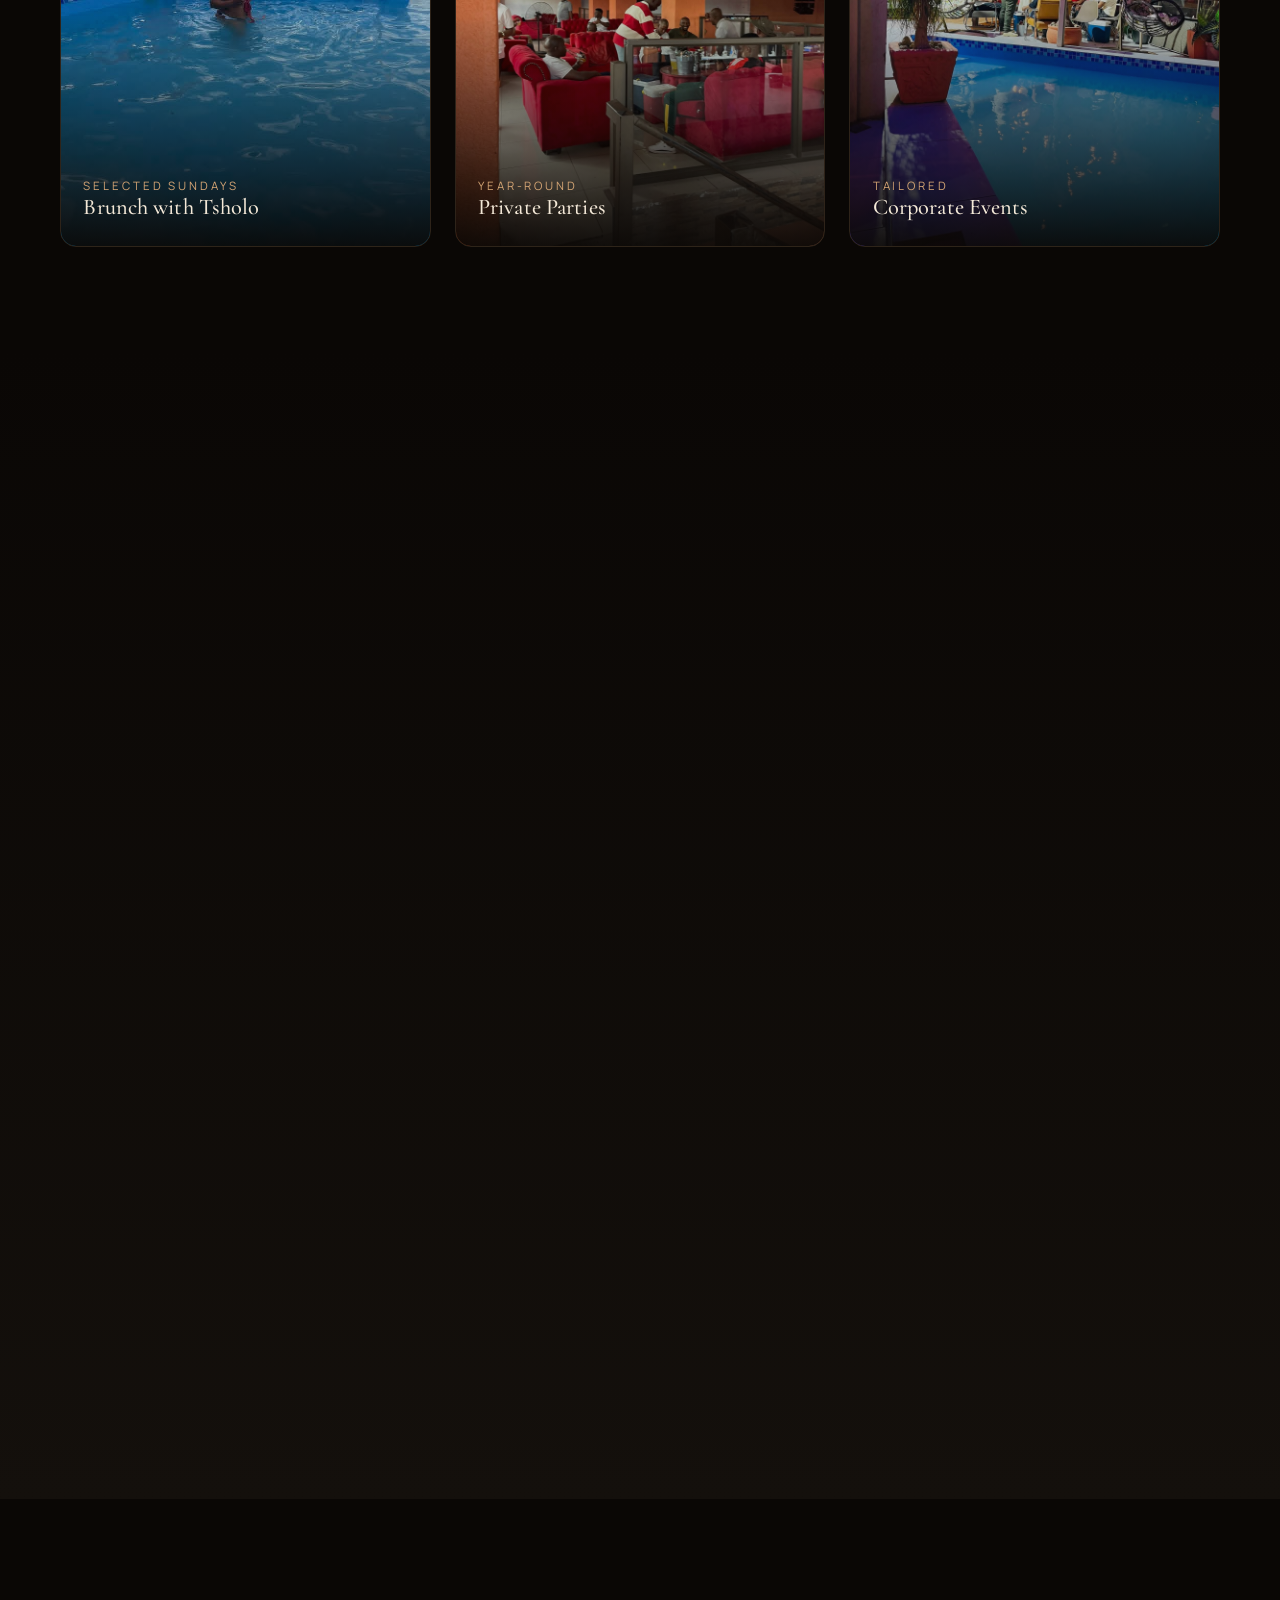
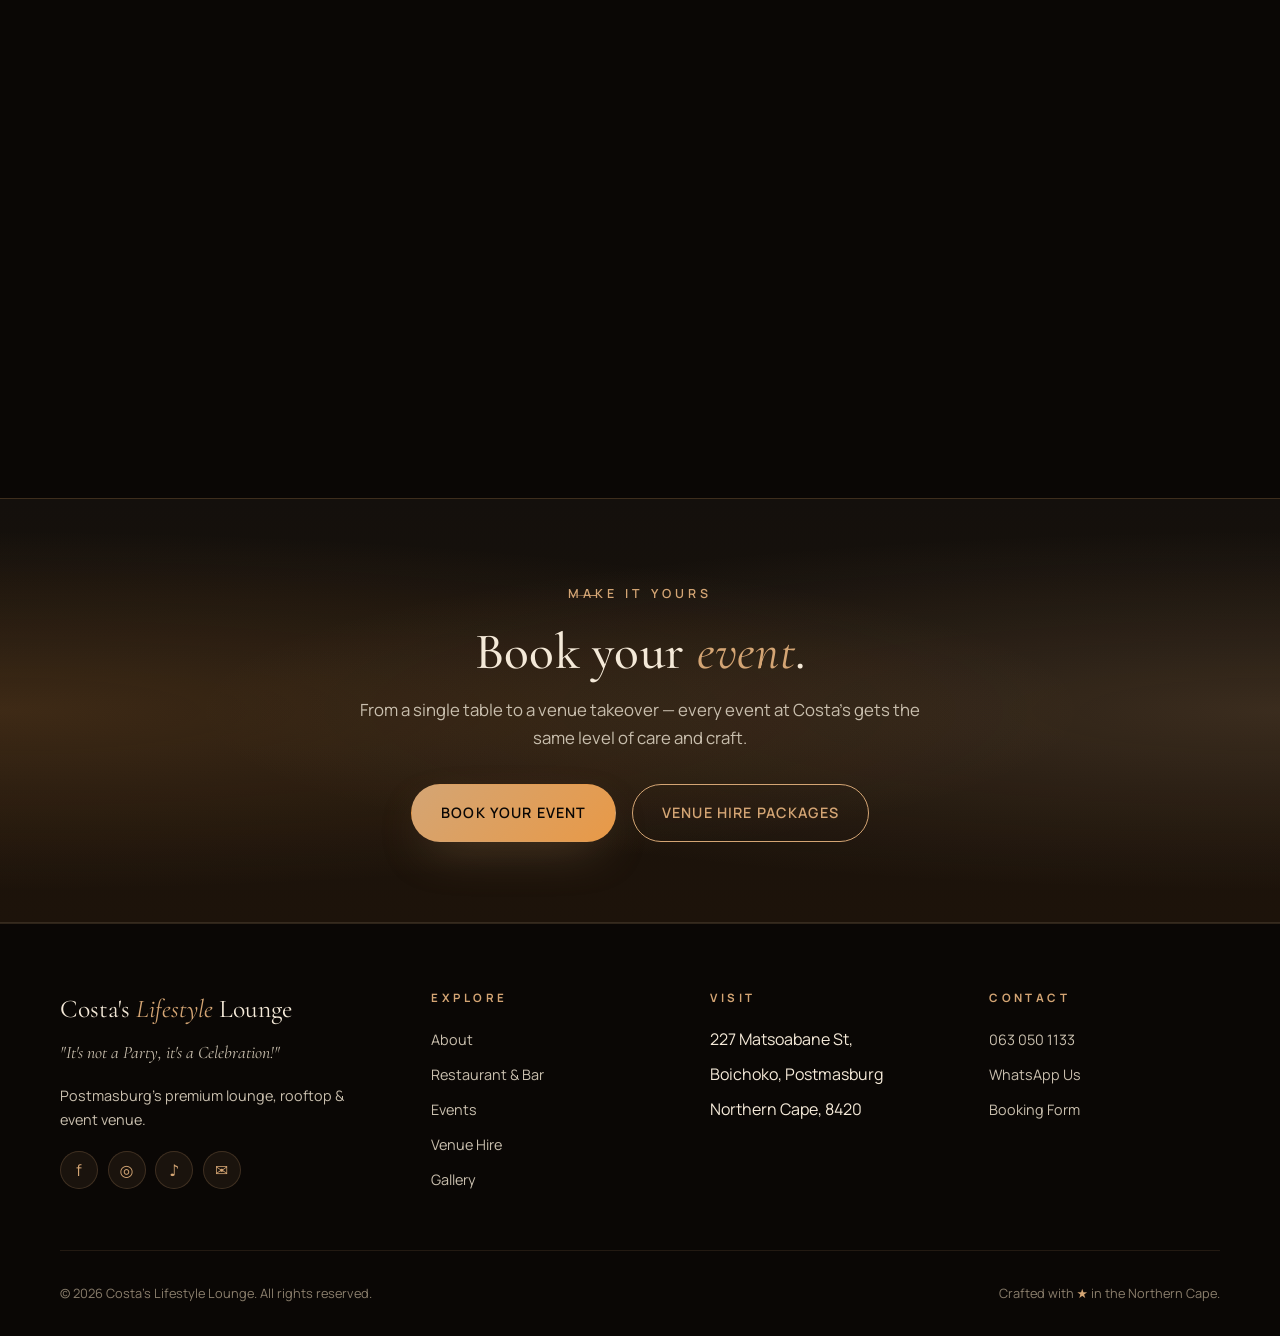
<file: events.html>
<!DOCTYPE html>
<html lang="en">
<head>
  <meta charset="UTF-8" />
  <meta name="viewport" content="width=device-width, initial-scale=1.0" />
  <title>Events at Costa's Lifestyle Lounge | Live Music, DJs &amp; Brunch in Postmasburg</title>
  <link rel="icon" type="image/png" href="/media/logo/costas-logo.png">
  <meta name="description" content="Live music, DJs, karaoke nights, brunch events and private celebrations at Costa's Lifestyle Lounge in Postmasburg. See what's coming up and book your event." />
  <meta name="keywords" content="events Postmasburg, live music Postmasburg, DJ night Postmasburg, karaoke Postmasburg, brunch with Tsholo, Costa's events" />
  <meta property="og:title" content="Events at Costa's Lifestyle Lounge | Live Music, DJs &amp; Brunch in Postmasburg" />
  <meta property="og:description" content="Live music, DJs, karaoke nights, brunch events and private celebrations at Costa's Lifestyle Lounge in Postmasburg. See what's coming up and book your event." />
  <meta property="og:type" content="website" />
  <meta name="theme-color" content="#0a0705" />
  <link rel="preconnect" href="https://fonts.googleapis.com">
  <link rel="preconnect" href="https://fonts.gstatic.com" crossorigin>
  <link href="https://fonts.googleapis.com/css2?family=Cormorant+Garamond:ital,wght@0,400;0,500;0,600;1,400;1,500&family=Manrope:wght@300;400;500;600;700&display=swap" rel="stylesheet">
  <link rel="stylesheet" href="css/styles.css">
</head>
<body>

  <div class="nav-shell">
    <nav class="nav">
      <a href="index.html" class="nav-brand">
        <img class="nav-logo" src="/media/logo/costas-logo.png" alt="Costa's Lifestyle Lounge logo">
        <span class="nav-brand-text">Costa's<small>Lifestyle Lounge</small></span>
      </a>
      <ul class="nav-links">
        <li><a href="index.html">Home</a></li>
        <li><a href="about.html">About</a></li>
        <li><a href="restaurant.html">Restaurant &amp; Bar</a></li>
        <li><a href="events.html">Events</a></li>
        <li><a href="venue-hire.html">Venue Hire</a></li>
        <li><a href="gallery.html">Gallery</a></li>
        <li><a href="reviews.html">Reviews</a></li>
        <li><a href="contact.html">Contact</a></li>
      </ul>
      <div class="nav-cta"><a href="https://wa.me/27630501133" class="btn btn-primary">Book Now</a></div>
      <button class="nav-toggle"><span></span></button>
    </nav>
  </div>
  <div class="mobile-drawer" aria-hidden="true">
    <a href="index.html">Home</a><a href="about.html">About</a>
    <a href="restaurant.html">Restaurant &amp; Bar</a><a href="events.html">Events</a>
    <a href="venue-hire.html">Venue Hire</a><a href="gallery.html">Gallery</a>
    <a href="reviews.html">Reviews</a><a href="contact.html">Contact</a>
    <a href="https://wa.me/27630501133" class="btn btn-primary">Chat on WhatsApp</a>
  </div>

  <!-- PAGE HERO -->
  <section class="page-hero">
    <div class="container">
      <div class="breadcrumb"><a href="index.html">Home</a><span>/</span>Events</div>
      <h1>Events at <em>Costa's</em></h1>
      <p>Where the Northern Cape comes to celebrate. Live music, DJ sets, brunch experiences, karaoke and unforgettable nights.</p>
    </div>
  </section>

  <!-- INTRO -->
  <section>
    <div class="container">
      <div class="section-head reveal">
        <span class="eyebrow">Always Something Happening</span>
        <h2>From <em class="italic-display gold">brunch</em> to <em class="italic-display gold">last call</em>.</h2>
        <p>Costa's runs a packed calendar — live performances, themed nights and curated experiences. Browse the categories below or message us for the latest line-up.</p>
      </div>
    </div>
  </section>

  <!-- EVENT TYPES -->
  <section style="padding-top: 0;">
    <div class="container">
      <div class="grid grid-3">
        <div class="pic-card reveal">
          <img class="pic-bg slide-bg" src="/media/images/mogodu-monday.jpg" alt="Mogodu Monday live music" />
          <div class="pic-overlay">
            <p>Every Weekend</p>
            <h4>Live Music Nights</h4>
          </div>
        </div>
        <div class="pic-card reveal">
          <img class="pic-bg slide-bg" src="/media/images/vip-drinks.jpg" alt="DJ set and drinks" />
          <div class="pic-overlay">
            <p>Saturdays</p>
            <h4>DJ Sets &amp; Dance Floor</h4>
          </div>
        </div>
        <div class="pic-card reveal">
          <img class="pic-bg slide-bg" src="/media/images/premium-lounge.jpg" alt="Karaoke night at Costa's" />
          <div class="pic-overlay">
            <p>Thursdays</p>
            <h4>Karaoke Night</h4>
          </div>
        </div>
        <div class="pic-card reveal">
          <img class="pic-bg slide-bg" src="/media/images/pool-day.jpg" alt="Brunch by the pool" />
          <div class="pic-overlay">
            <p>Selected Sundays</p>
            <h4>Brunch with Tsholo</h4>
          </div>
        </div>
        <div class="pic-card reveal">
          <img class="pic-bg slide-bg" src="/media/images/red-lounge.jpg" alt="Private party lounge" />
          <div class="pic-overlay">
            <p>Year-Round</p>
            <h4>Private Parties</h4>
          </div>
        </div>
        <div class="pic-card reveal">
          <img class="pic-bg slide-bg" src="/media/images/pool-night.jpg" alt="Corporate evening at Costa's" />
          <div class="pic-overlay">
            <p>Tailored</p>
            <h4>Corporate Events</h4>
          </div>
        </div>
      </div>
    </div>
  </section>

  <!-- WHAT WE HOST -->
  <section style="background: linear-gradient(180deg, var(--black), var(--rich-black));">
    <div class="container">
      <div class="section-head reveal">
        <span class="eyebrow">What We Host</span>
        <h2>The full <em class="italic-display gold">events lineup</em>.</h2>
      </div>

      <div class="grid grid-3">
        <div class="card reveal">
          <div class="card-icon">♪</div>
          <h3>Live Music</h3>
          <p>Local and travelling artists across genres — soul, jazz, Afrobeats, R&amp;B and more. Check our socials for upcoming line-ups.</p>
        </div>
        <div class="card reveal">
          <div class="card-icon">◉</div>
          <h3>DJ Sets</h3>
          <p>Resident and guest DJs spinning into the early hours. Big sound, full dance floor, premium VVIP tables.</p>
        </div>
        <div class="card reveal">
          <div class="card-icon">🎤</div>
          <h3>Karaoke Nights</h3>
          <p>Bring your crew, pick your song, own the stage. Karaoke at Costa's is the Thursday tradition Postmasburg waits for.</p>
        </div>
        <div class="card reveal">
          <div class="card-icon">☕</div>
          <h3>Brunch Events</h3>
          <p>Curated brunch experiences featuring guest hosts like Brunch with Tsholo — bottomless vibes, plates and music.</p>
        </div>
        <div class="card reveal">
          <div class="card-icon">✦</div>
          <h3>Birthdays &amp; Parties</h3>
          <p>Reserve a section, book a VVIP table or hire the venue exclusively. We help you plan the night, you bring the guests.</p>
        </div>
        <div class="card reveal">
          <div class="card-icon">◆</div>
          <h3>Corporate Events</h3>
          <p>Year-end functions, launches, networking evenings and conferences with food, drink and atmosphere built in.</p>
        </div>
        <div class="card reveal">
          <div class="card-icon">♛</div>
          <h3>Private Celebrations</h3>
          <p>Engagements, anniversaries, milestone parties — celebrated in a setting that takes the moment to another level.</p>
        </div>
        <div class="card reveal">
          <div class="card-icon">⌘</div>
          <h3>Themed Nights</h3>
          <p>Special-occasion nights through the year — festive parties, holiday specials and seasonal experiences.</p>
        </div>
        <div class="card reveal">
          <div class="card-icon">★</div>
          <h3>Custom Experiences</h3>
          <p>Have something different in mind? Tell us your vision — Costa's has hosted just about everything.</p>
        </div>
      </div>
    </div>
  </section>

  <!-- HOW TO BOOK -->
  <section>
    <div class="container">
      <div class="section-head reveal">
        <span class="eyebrow">Booking An Event</span>
        <h2>Simple to <em class="italic-display gold">arrange</em>.</h2>
      </div>

      <div class="grid grid-3 reveal">
        <div class="card center-text">
          <span class="card-num">Step 01</span>
          <h3>Tell Us Your Vision</h3>
          <p>Send us a quick message on WhatsApp or fill in the contact form. Tell us the date, the size of your group and the kind of evening you're after.</p>
        </div>
        <div class="card center-text">
          <span class="card-num">Step 02</span>
          <h3>We Plan With You</h3>
          <p>We share availability, options and packages. Whether it's a section, a VVIP table or the whole venue, we tailor it to fit.</p>
        </div>
        <div class="card center-text">
          <span class="card-num">Step 03</span>
          <h3>You Celebrate</h3>
          <p>You arrive. We've handled the rest. The night unfolds exactly the way you imagined — only better.</p>
        </div>
      </div>
    </div>
  </section>

  <!-- CTA STRIP -->
  <section class="cta-strip">
    <div class="container reveal">
      <span class="eyebrow" style="padding-left: 0;">Make It Yours</span>
      <h2>Book your <em class="italic-display gold">event</em>.</h2>
      <p>From a single table to a venue takeover — every event at Costa's gets the same level of care and craft.</p>
      <div class="cta-actions">
        <a href="https://wa.me/27630501133?text=Hi%20Costa's,%20I'd%20like%20to%20book%20an%20event." class="btn btn-primary">Book Your Event</a>
        <a href="venue-hire.html" class="btn btn-outline-gold">Venue Hire Packages</a>
      </div>
    </div>
  </section>

  <!-- FOOTER -->
  <footer class="footer">
    <div class="container">
      <div class="footer-grid">
        <div>
          <div class="footer-brand-name">Costa's <em>Lifestyle</em> Lounge</div>
          <p class="footer-tagline">"It's not a Party, it's a Celebration!"</p>
          <p style="font-size: .9rem; margin-top: 1rem;">Postmasburg's premium lounge, rooftop &amp; event venue.</p>
          <div class="socials">
            <a href="https://www.facebook.com/costaslifestylelounge" target="_blank" rel="noopener">f</a>
            <a href="https://www.instagram.com/explore/locations/costaslifestylelounge" target="_blank" rel="noopener">◎</a>
            <a href="https://www.tiktok.com/discover/costas-lifestyle-lounge" target="_blank" rel="noopener">♪</a>
            <a href="https://wa.me/27630501133" target="_blank" rel="noopener">✉</a>
          </div>
        </div>
        <div>
          <h5>Explore</h5>
          <ul>
            <li><a href="about.html">About</a></li>
            <li><a href="restaurant.html">Restaurant &amp; Bar</a></li>
            <li><a href="events.html">Events</a></li>
            <li><a href="venue-hire.html">Venue Hire</a></li>
            <li><a href="gallery.html">Gallery</a></li>
          </ul>
        </div>
        <div>
          <h5>Visit</h5>
          <ul>
            <li>227 Matsoabane St,</li>
            <li>Boichoko, Postmasburg</li>
            <li>Northern Cape, 8420</li>
          </ul>
        </div>
        <div>
          <h5>Contact</h5>
          <ul>
            <li><a href="tel:+27630501133">063 050 1133</a></li>
            <li><a href="https://wa.me/27630501133">WhatsApp Us</a></li>
            <li><a href="contact.html">Booking Form</a></li>
          </ul>
        </div>
      </div>
      <div class="footer-bottom">
        <span>© <span data-year>2026</span> Costa's Lifestyle Lounge. All rights reserved.</span>
        <span>Crafted with <em>★</em> in the Northern Cape.</span>
      </div>
    </div>
  </footer>

  <a href="https://wa.me/27630501133" class="whatsapp-float" target="_blank" rel="noopener">
    <svg viewBox="0 0 24 24" fill="currentColor"><path d="M17.472 14.382c-.297-.149-1.758-.867-2.03-.967-.273-.099-.471-.148-.67.15-.197.297-.767.966-.94 1.164-.173.199-.347.223-.644.075-.297-.15-1.255-.463-2.39-1.475-.883-.788-1.48-1.761-1.653-2.059-.173-.297-.018-.458.13-.606.134-.133.298-.347.446-.52.149-.174.198-.298.298-.497.099-.198.05-.371-.025-.52-.075-.149-.669-1.612-.916-2.207-.242-.579-.487-.5-.669-.51-.173-.008-.371-.01-.57-.01-.198 0-.52.074-.792.372-.272.297-1.04 1.016-1.04 2.479 0 1.462 1.065 2.875 1.213 3.074.149.198 2.096 3.2 5.077 4.487.709.306 1.262.489 1.694.625.712.227 1.36.195 1.871.118.571-.085 1.758-.719 2.006-1.413.248-.694.248-1.289.173-1.413-.074-.124-.272-.198-.57-.347m-5.421 7.403h-.004a9.87 9.87 0 01-5.031-1.378l-.361-.214-3.741.982.998-3.648-.235-.374a9.86 9.86 0 01-1.51-5.26c.001-5.45 4.436-9.884 9.888-9.884 2.64 0 5.122 1.03 6.988 2.898a9.825 9.825 0 012.893 6.994c-.003 5.45-4.437 9.884-9.885 9.884m8.413-18.297A11.815 11.815 0 0012.05 0C5.495 0 .16 5.335.157 11.892c0 2.096.547 4.142 1.588 5.945L.057 24l6.305-1.654a11.882 11.882 0 005.683 1.448h.005c6.554 0 11.89-5.335 11.893-11.893a11.821 11.821 0 00-3.48-8.413z"/></svg>
  </a>
  <script src="js/main.js"></script>
</body>
</html>
</file>
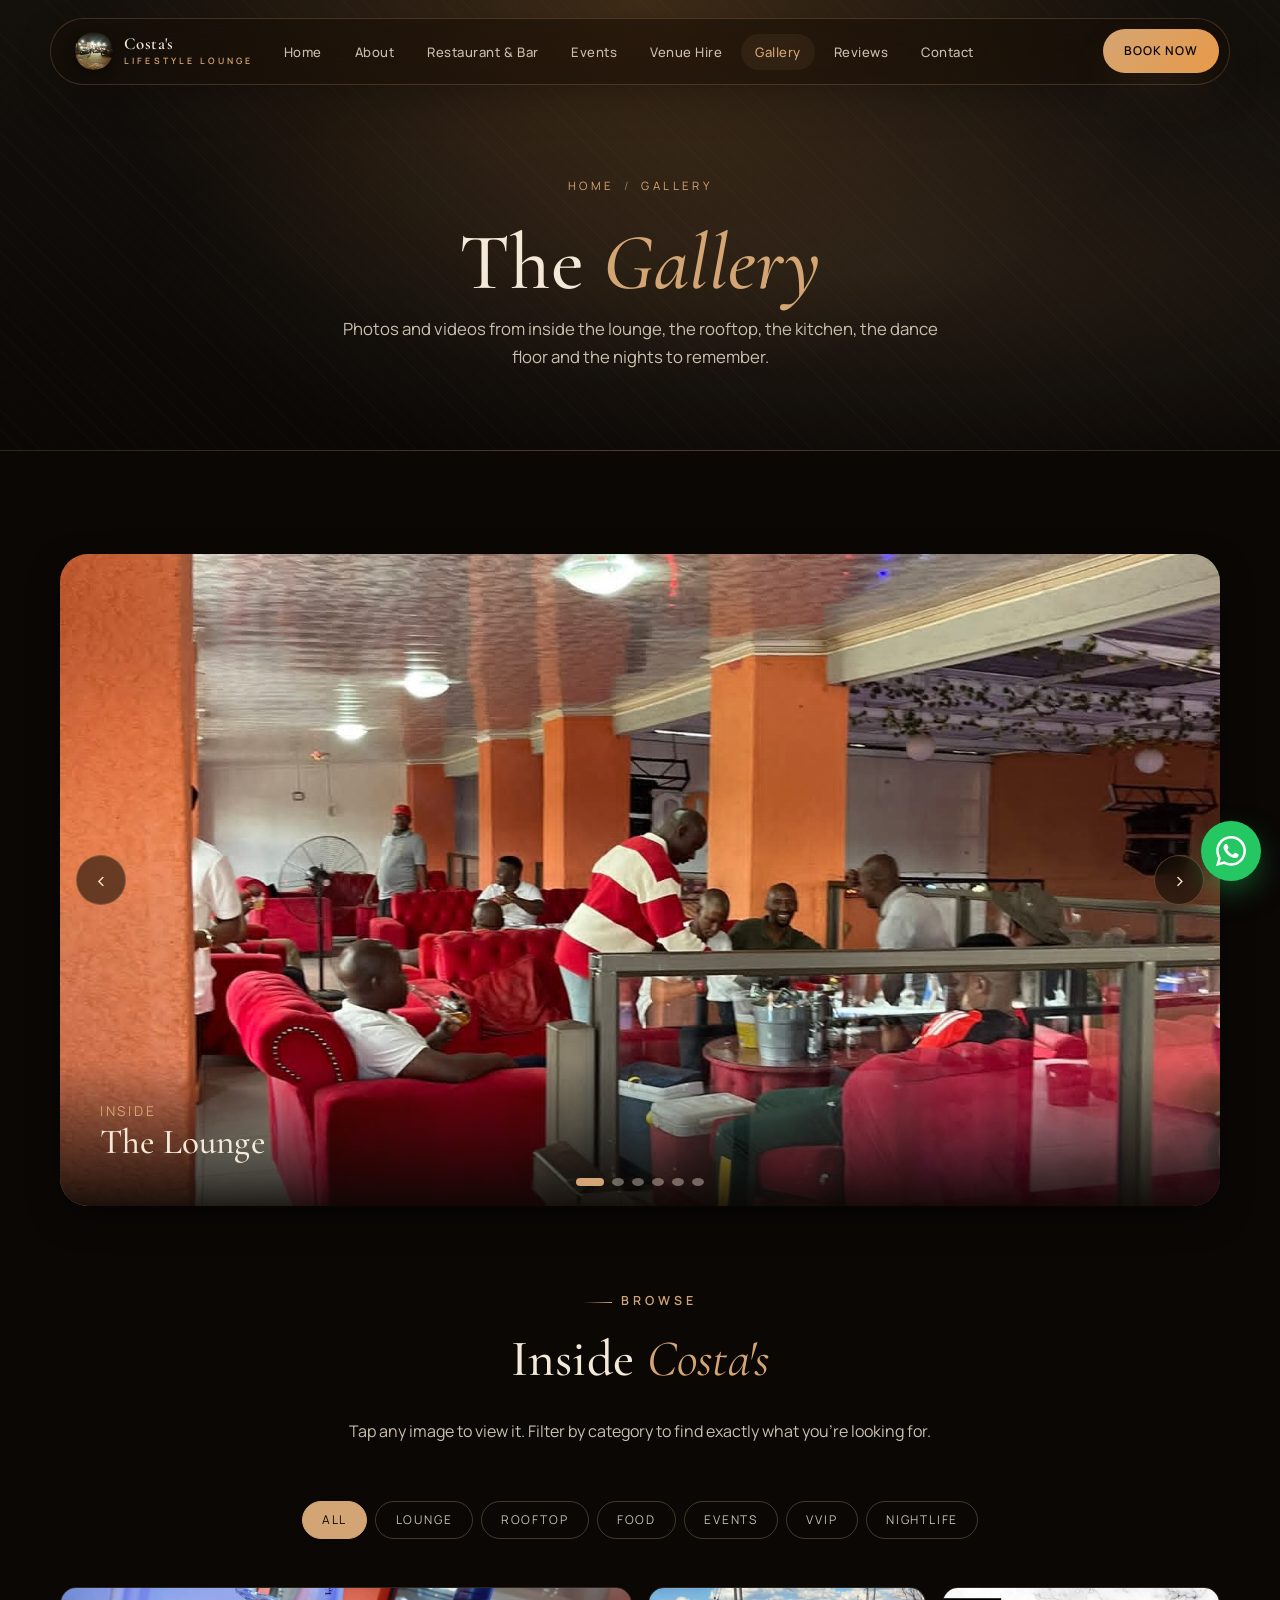
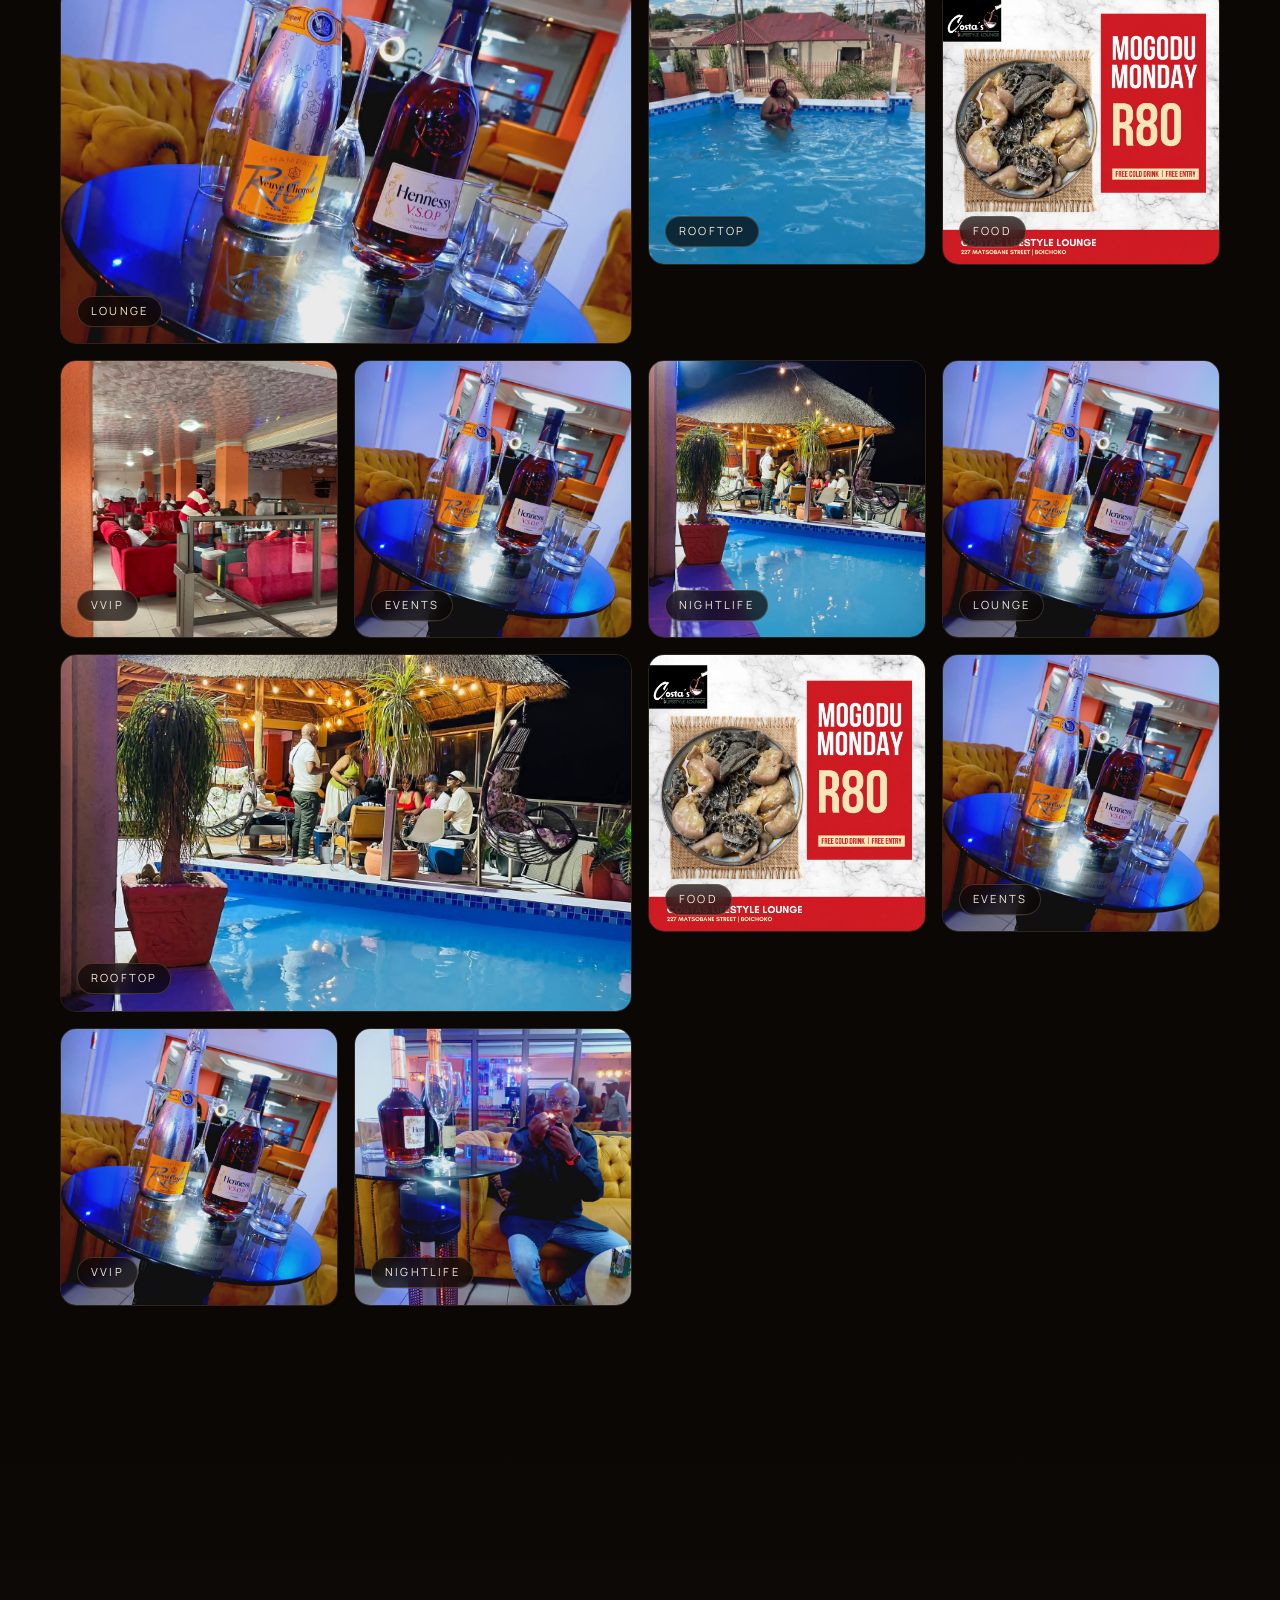
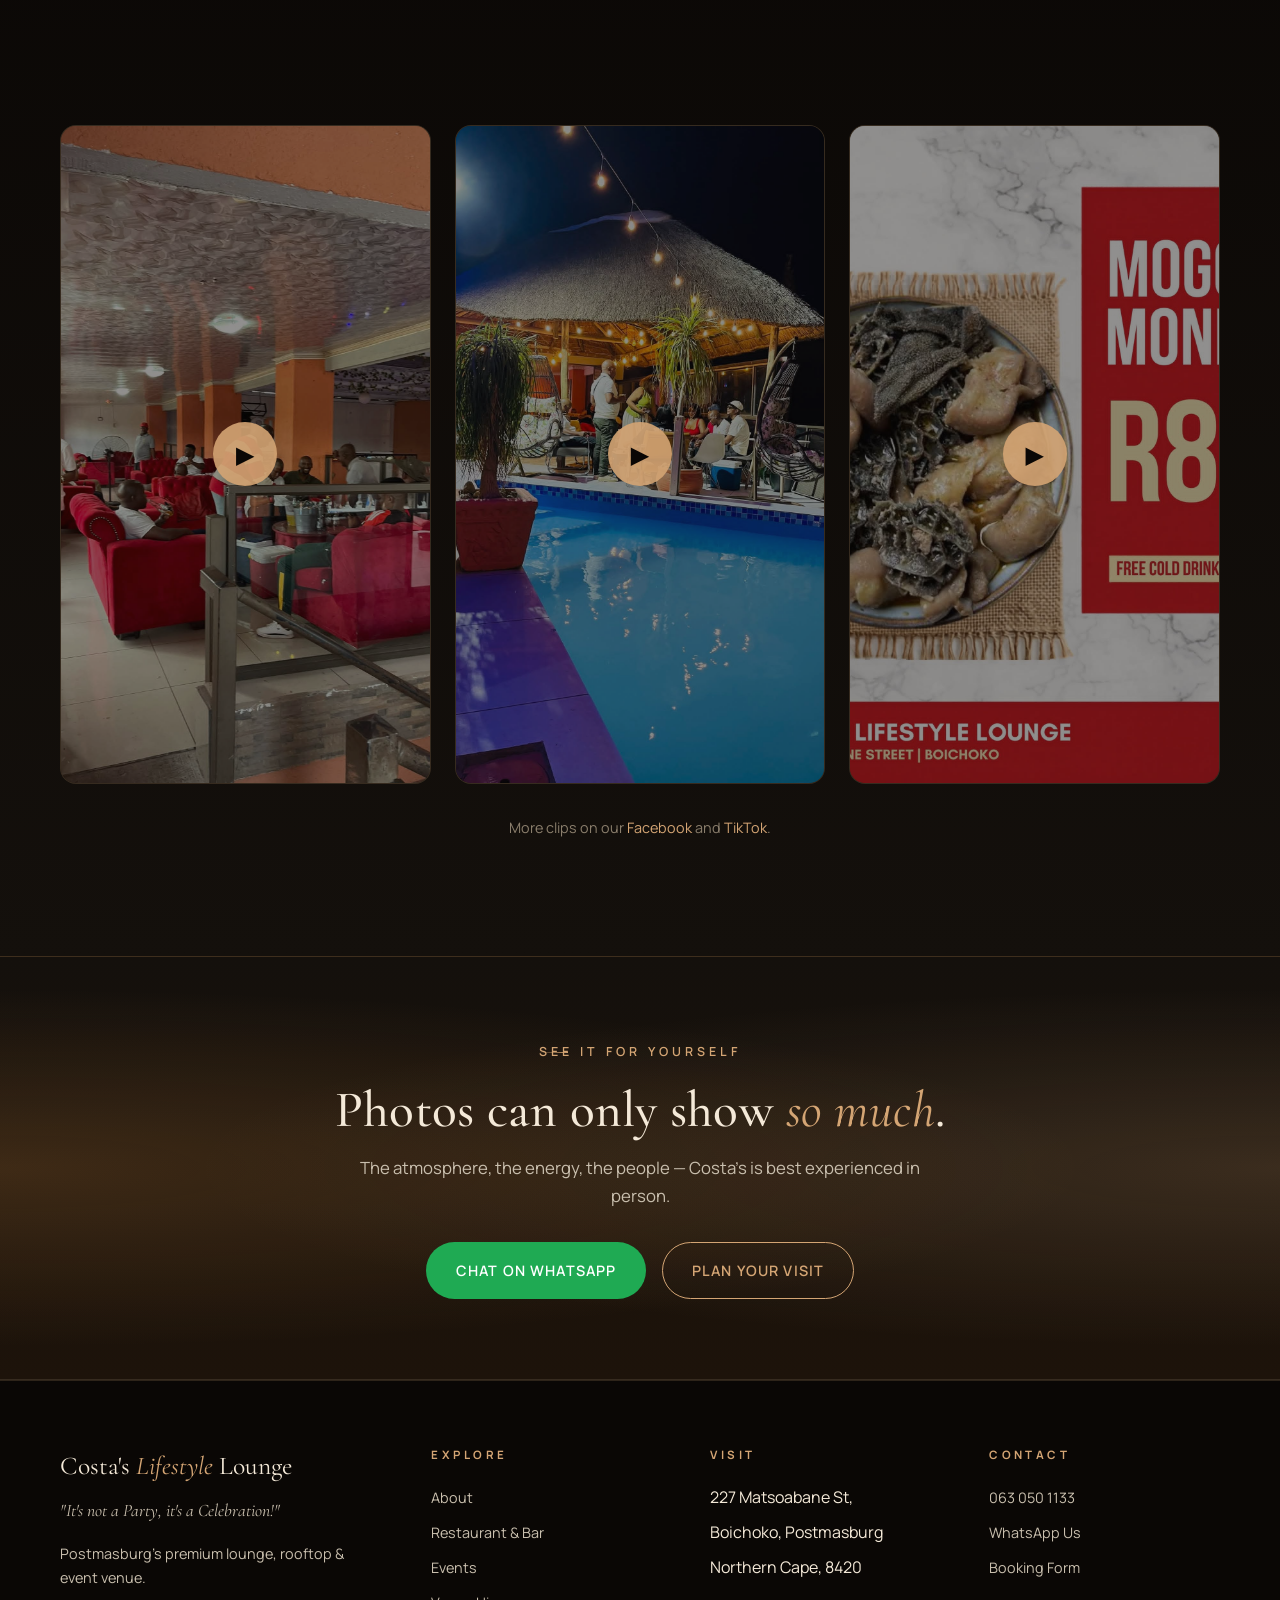
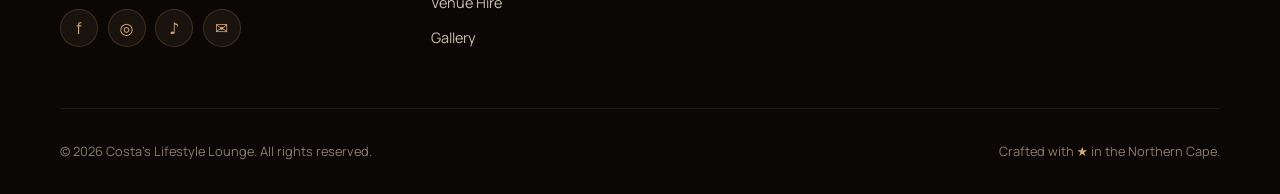
<file: gallery.html>
<!DOCTYPE html>
<html lang="en">
<head>
  <meta charset="UTF-8" />
  <meta name="viewport" content="width=device-width, initial-scale=1.0" />
  <title>Gallery | Costa's Lifestyle Lounge Postmasburg</title>
  <link rel="icon" type="image/png" href="/media/logo/costas-logo.png">
  <meta name="description" content="Photos and videos from inside Costa's Lifestyle Lounge — the lounge, rooftop, food, events, VVIP areas and Postmasburg nightlife." />
  <meta name="keywords" content="Costa's Lifestyle Lounge photos, Postmasburg lounge gallery, Boichoko nightlife, Northern Cape lounge" />
  <meta property="og:title" content="Gallery | Costa's Lifestyle Lounge Postmasburg" />
  <meta property="og:description" content="Photos and videos from inside Costa's Lifestyle Lounge — the lounge, rooftop, food, live events, VVIP areas and Postmasburg nightlife." />
  <meta property="og:type" content="website" />
  <meta name="theme-color" content="#0a0705" />
  <link rel="preconnect" href="https://fonts.googleapis.com">
  <link rel="preconnect" href="https://fonts.gstatic.com" crossorigin>
  <link href="https://fonts.googleapis.com/css2?family=Cormorant+Garamond:ital,wght@0,400;0,500;0,600;1,400;1,500&family=Manrope:wght@300;400;500;600;700&display=swap" rel="stylesheet">
  <link rel="stylesheet" href="css/styles.css">
</head>
<body>

  <div class="nav-shell">
    <nav class="nav">
      <a href="index.html" class="nav-brand">
        <img class="nav-logo" src="/media/logo/costas-logo.png" alt="Costa's Lifestyle Lounge logo">
        <span class="nav-brand-text">Costa's<small>Lifestyle Lounge</small></span>
      </a>
      <ul class="nav-links">
        <li><a href="index.html">Home</a></li>
        <li><a href="about.html">About</a></li>
        <li><a href="restaurant.html">Restaurant &amp; Bar</a></li>
        <li><a href="events.html">Events</a></li>
        <li><a href="venue-hire.html">Venue Hire</a></li>
        <li><a href="gallery.html">Gallery</a></li>
        <li><a href="reviews.html">Reviews</a></li>
        <li><a href="contact.html">Contact</a></li>
      </ul>
      <div class="nav-cta"><a href="https://wa.me/27630501133" class="btn btn-primary">Book Now</a></div>
      <button class="nav-toggle"><span></span></button>
    </nav>
  </div>
  <div class="mobile-drawer" aria-hidden="true">
    <a href="index.html">Home</a><a href="about.html">About</a>
    <a href="restaurant.html">Restaurant &amp; Bar</a><a href="events.html">Events</a>
    <a href="venue-hire.html">Venue Hire</a><a href="gallery.html">Gallery</a>
    <a href="reviews.html">Reviews</a><a href="contact.html">Contact</a>
    <a href="https://wa.me/27630501133" class="btn btn-primary">Chat on WhatsApp</a>
  </div>

  <!-- PAGE HERO -->
  <section class="page-hero">
    <div class="container">
      <div class="breadcrumb"><a href="index.html">Home</a><span>/</span>Gallery</div>
      <h1>The <em>Gallery</em></h1>
      <p>Photos and videos from inside the lounge, the rooftop, the kitchen, the dance floor and the nights to remember.</p>
    </div>
  </section>

  <!-- FEATURED SLIDESHOW -->
  <section style="padding-bottom: 2rem;">
    <div class="container">
      <div class="slideshow reveal">
        <div class="slides">
          <div class="slide active"><img class="slide-bg" src="/media/images/red-lounge.jpg" alt="Red lounge interior at Costa's"><div class="slide-overlay"><p>Inside</p><h3>The Lounge</h3></div></div>
          <div class="slide"><img class="slide-bg" src="/media/images/pool-day.jpg" alt="Costa's rooftop pool in daytime"><div class="slide-overlay"><p>Above</p><h3>The Rooftop</h3></div></div>
          <div class="slide"><img class="slide-bg" src="/media/images/mogodu-monday.jpg" alt="Mogodu Monday at Costa's"><div class="slide-overlay"><p>The Kitchen</p><h3>The Food</h3></div></div>
          <div class="slide"><img class="slide-bg" src="/media/images/vip-drinks.jpg" alt="VIP beverages at Costa's"><div class="slide-overlay"><p>Live</p><h3>The Events</h3></div></div>
          <div class="slide"><img class="slide-bg" src="/media/images/premium-lounge.jpg" alt="Premium lounge experience"><div class="slide-overlay"><p>Reserved</p><h3>The VVIP</h3></div></div>
          <div class="slide"><img class="slide-bg" src="/media/images/pool-night.jpg" alt="Costa's rooftop pool at night"><div class="slide-overlay"><p>After Dark</p><h3>The Nightlife</h3></div></div>
        </div>
        <div class="slide-arrows">
          <button class="slide-arrow prev" aria-label="Previous">‹</button>
          <button class="slide-arrow next" aria-label="Next">›</button>
        </div>
        <div class="slide-dots"></div>
      </div>
    </div>
  </section>

  <!-- FILTERABLE GRID -->
  <section style="padding-top: 3rem;">
    <div class="container">
      <div class="section-head reveal">
        <span class="eyebrow">Browse</span>
        <h2>Inside <em class="italic-display gold">Costa's</em></h2>
        <p>Tap any image to view it. Filter by category to find exactly what you're looking for.</p>
      </div>

      <div class="gallery-filters reveal">
        <button class="filter-btn active" data-filter="all">All</button>
        <button class="filter-btn" data-filter="lounge">Lounge</button>
        <button class="filter-btn" data-filter="rooftop">Rooftop</button>
        <button class="filter-btn" data-filter="food">Food</button>
        <button class="filter-btn" data-filter="events">Events</button>
        <button class="filter-btn" data-filter="vvip">VVIP</button>
        <button class="filter-btn" data-filter="nightlife">Nightlife</button>
      </div>

      <!-- REPLACE: each .item-bg div with an <img src="public/media/gallery/gallery-N.jpg"> tag.
                   Keep the data-cat attribute on the parent .gallery-item to keep filtering working. -->
      <div class="gallery-grid">
        <div class="gallery-item wide reveal" data-cat="lounge">
          <img class="item-bg slide-bg" src="/media/images/premium-lounge.jpg" alt="Premium lounge seating" />
          <span class="item-tag">Lounge</span>
        </div>
        <div class="gallery-item reveal" data-cat="rooftop">
          <img class="item-bg slide-bg" src="/media/images/pool-day.jpg" alt="Rooftop pool daytime" />
          <span class="item-tag">Rooftop</span>
        </div>
        <div class="gallery-item reveal" data-cat="food">
          <img class="item-bg slide-bg" src="/media/images/mogodu-monday.jpg" alt="Mogodu Monday" />
          <span class="item-tag">Food</span>
        </div>
        <div class="gallery-item reveal" data-cat="vvip">
          <img class="item-bg slide-bg" src="/media/images/red-lounge.jpg" alt="VVIP lounge seating" />
          <span class="item-tag">VVIP</span>
        </div>
        <div class="gallery-item reveal" data-cat="events">
          <img class="item-bg slide-bg" src="/media/images/vip-drinks.jpg" alt="VIP drinks service" />
          <span class="item-tag">Events</span>
        </div>
        <div class="gallery-item reveal" data-cat="nightlife">
          <img class="item-bg slide-bg" src="/media/images/pool-night.jpg" alt="Nighttime rooftop pool" />
          <span class="item-tag">Nightlife</span>
        </div>
        <div class="gallery-item reveal" data-cat="lounge">
          <img class="item-bg slide-bg" src="/media/images/premium-lounge.jpg" alt="Costa's lounge interior" />
          <span class="item-tag">Lounge</span>
        </div>
        <div class="gallery-item wide reveal" data-cat="rooftop">
          <img class="item-bg slide-bg" src="/media/images/pool-night.jpg" alt="Evening rooftop scene" />
          <span class="item-tag">Rooftop</span>
        </div>
        <div class="gallery-item reveal" data-cat="food">
          <img class="item-bg slide-bg" src="/media/images/mogodu-monday.jpg" alt="Food service at Costa's" />
          <span class="item-tag">Food</span>
        </div>
        <div class="gallery-item reveal" data-cat="events">
          <img class="item-bg slide-bg" src="/media/images/vip-drinks.jpg" alt="Events drink service" />
          <span class="item-tag">Events</span>
        </div>
        <div class="gallery-item reveal" data-cat="vvip">
          <img class="item-bg" src="/media/images/vip-drinks.jpg" alt="VVIP bottle service at Costa's" />
          <span class="item-tag">VVIP</span>
        </div>
        <div class="gallery-item reveal" data-cat="nightlife">
          <img class="item-bg" src="/media/images/costas-lounge-extra.jpg" alt="Costa's nightlife" />
          <span class="item-tag">Nightlife</span>
        </div>
      </div>
    </div>
  </section>

  <!-- VIDEO SECTION -->
  <section style="background: linear-gradient(180deg, var(--black), var(--rich-black));">
    <div class="container">
      <div class="section-head reveal">
        <span class="eyebrow">In Motion</span>
        <h2>Costa's <em class="italic-display gold">on video</em>.</h2>
        <p>Watch the venue come alive. More videos on our <a href="https://www.facebook.com/costaslifestylelounge" class="gold" target="_blank" rel="noopener">Facebook</a> and <a href="https://www.tiktok.com/discover/costas-lifestyle-lounge" class="gold" target="_blank" rel="noopener">TikTok</a>.</p>
      </div>

      <div class="grid grid-3 reveal">
        <div style="aspect-ratio: 9/16; border-radius: var(--radius); overflow: hidden; border: 1px solid rgba(212,165,116,.18); position: relative; background: var(--rich-black);">
          <img src="/media/images/red-lounge.jpg" alt="Costa's lounge vibe" style="position:absolute;inset:0;width:100%;height:100%;object-fit:cover;">
          <div style="position:absolute;inset:0;display:grid;place-items:center;background:rgba(10,7,5,.45);">
            <a href="https://www.facebook.com/costaslifestylelounge" target="_blank" rel="noopener" style="width:64px;height:64px;border-radius:50%;background:rgba(212,165,116,.9);display:grid;place-items:center;color:var(--black);font-size:1.5rem;text-decoration:none;">▶</a>
          </div>
        </div>
        <div style="aspect-ratio: 9/16; border-radius: var(--radius); overflow: hidden; border: 1px solid rgba(212,165,116,.18); position: relative; background: var(--rich-black);">
          <img src="/media/images/pool-night.jpg" alt="Costa's rooftop night" style="position:absolute;inset:0;width:100%;height:100%;object-fit:cover;">
          <div style="position:absolute;inset:0;display:grid;place-items:center;background:rgba(10,7,5,.45);">
            <a href="https://www.facebook.com/costaslifestylelounge" target="_blank" rel="noopener" style="width:64px;height:64px;border-radius:50%;background:rgba(212,165,116,.9);display:grid;place-items:center;color:var(--black);font-size:1.5rem;text-decoration:none;">▶</a>
          </div>
        </div>
        <div style="aspect-ratio: 9/16; border-radius: var(--radius); overflow: hidden; border: 1px solid rgba(212,165,116,.18); position: relative; background: var(--rich-black);">
          <img src="/media/images/mogodu-monday.jpg" alt="Costa's restaurant food" style="position:absolute;inset:0;width:100%;height:100%;object-fit:cover;">
          <div style="position:absolute;inset:0;display:grid;place-items:center;background:rgba(10,7,5,.45);">
            <a href="https://www.tiktok.com/discover/costas-lifestyle-lounge" target="_blank" rel="noopener" style="width:64px;height:64px;border-radius:50%;background:rgba(212,165,116,.9);display:grid;place-items:center;color:var(--black);font-size:1.5rem;text-decoration:none;">▶</a>
          </div>
        </div>
      </div>

      <p class="center-text" style="margin-top: 2rem; font-size: .9rem; color: var(--muted);">More clips on our <a href="https://www.facebook.com/costaslifestylelounge" class="gold" target="_blank" rel="noopener">Facebook</a> and <a href="https://www.tiktok.com/discover/costas-lifestyle-lounge" class="gold" target="_blank" rel="noopener">TikTok</a>.</p>
    </div>
  </section>

  <!-- LIGHTBOX -->
  <div class="lightbox" aria-hidden="true">
    <div class="lightbox-content">
      <button class="lightbox-close" aria-label="Close">✕</button>
      <span class="lightbox-tag"></span>
    </div>
  </div>

  <!-- CTA -->
  <section class="cta-strip">
    <div class="container reveal">
      <span class="eyebrow" style="padding-left: 0;">See It For Yourself</span>
      <h2>Photos can only show <em class="italic-display gold">so much</em>.</h2>
      <p>The atmosphere, the energy, the people — Costa's is best experienced in person.</p>
      <div class="cta-actions">
        <a href="https://wa.me/27630501133" class="btn btn-whatsapp">Chat on WhatsApp</a>
        <a href="contact.html" class="btn btn-outline-gold">Plan Your Visit</a>
      </div>
    </div>
  </section>

  <footer class="footer">
    <div class="container">
      <div class="footer-grid">
        <div>
          <div class="footer-brand-name">Costa's <em>Lifestyle</em> Lounge</div>
          <p class="footer-tagline">"It's not a Party, it's a Celebration!"</p>
          <p style="font-size: .9rem; margin-top: 1rem;">Postmasburg's premium lounge, rooftop &amp; event venue.</p>
          <div class="socials">
            <a href="https://www.facebook.com/costaslifestylelounge" target="_blank" rel="noopener">f</a>
            <a href="https://www.instagram.com/explore/locations/costaslifestylelounge" target="_blank" rel="noopener">◎</a>
            <a href="https://www.tiktok.com/discover/costas-lifestyle-lounge" target="_blank" rel="noopener">♪</a>
            <a href="https://wa.me/27630501133" target="_blank" rel="noopener">✉</a>
          </div>
        </div>
        <div>
          <h5>Explore</h5>
          <ul>
            <li><a href="about.html">About</a></li>
            <li><a href="restaurant.html">Restaurant &amp; Bar</a></li>
            <li><a href="events.html">Events</a></li>
            <li><a href="venue-hire.html">Venue Hire</a></li>
            <li><a href="gallery.html">Gallery</a></li>
          </ul>
        </div>
        <div>
          <h5>Visit</h5>
          <ul>
            <li>227 Matsoabane St,</li>
            <li>Boichoko, Postmasburg</li>
            <li>Northern Cape, 8420</li>
          </ul>
        </div>
        <div>
          <h5>Contact</h5>
          <ul>
            <li><a href="tel:+27630501133">063 050 1133</a></li>
            <li><a href="https://wa.me/27630501133">WhatsApp Us</a></li>
            <li><a href="contact.html">Booking Form</a></li>
          </ul>
        </div>
      </div>
      <div class="footer-bottom">
        <span>© <span data-year>2026</span> Costa's Lifestyle Lounge. All rights reserved.</span>
        <span>Crafted with <em>★</em> in the Northern Cape.</span>
      </div>
    </div>
  </footer>

  <a href="https://wa.me/27630501133" class="whatsapp-float" target="_blank" rel="noopener">
    <svg viewBox="0 0 24 24" fill="currentColor"><path d="M17.472 14.382c-.297-.149-1.758-.867-2.03-.967-.273-.099-.471-.148-.67.15-.197.297-.767.966-.94 1.164-.173.199-.347.223-.644.075-.297-.15-1.255-.463-2.39-1.475-.883-.788-1.48-1.761-1.653-2.059-.173-.297-.018-.458.13-.606.134-.133.298-.347.446-.52.149-.174.198-.298.298-.497.099-.198.05-.371-.025-.52-.075-.149-.669-1.612-.916-2.207-.242-.579-.487-.5-.669-.51-.173-.008-.371-.01-.57-.01-.198 0-.52.074-.792.372-.272.297-1.04 1.016-1.04 2.479 0 1.462 1.065 2.875 1.213 3.074.149.198 2.096 3.2 5.077 4.487.709.306 1.262.489 1.694.625.712.227 1.36.195 1.871.118.571-.085 1.758-.719 2.006-1.413.248-.694.248-1.289.173-1.413-.074-.124-.272-.198-.57-.347m-5.421 7.403h-.004a9.87 9.87 0 01-5.031-1.378l-.361-.214-3.741.982.998-3.648-.235-.374a9.86 9.86 0 01-1.51-5.26c.001-5.45 4.436-9.884 9.888-9.884 2.64 0 5.122 1.03 6.988 2.898a9.825 9.825 0 012.893 6.994c-.003 5.45-4.437 9.884-9.885 9.884m8.413-18.297A11.815 11.815 0 0012.05 0C5.495 0 .16 5.335.157 11.892c0 2.096.547 4.142 1.588 5.945L.057 24l6.305-1.654a11.882 11.882 0 005.683 1.448h.005c6.554 0 11.89-5.335 11.893-11.893a11.821 11.821 0 00-3.48-8.413z"/></svg>
  </a>
  <script src="js/main.js"></script>
</body>
</html>
</file>
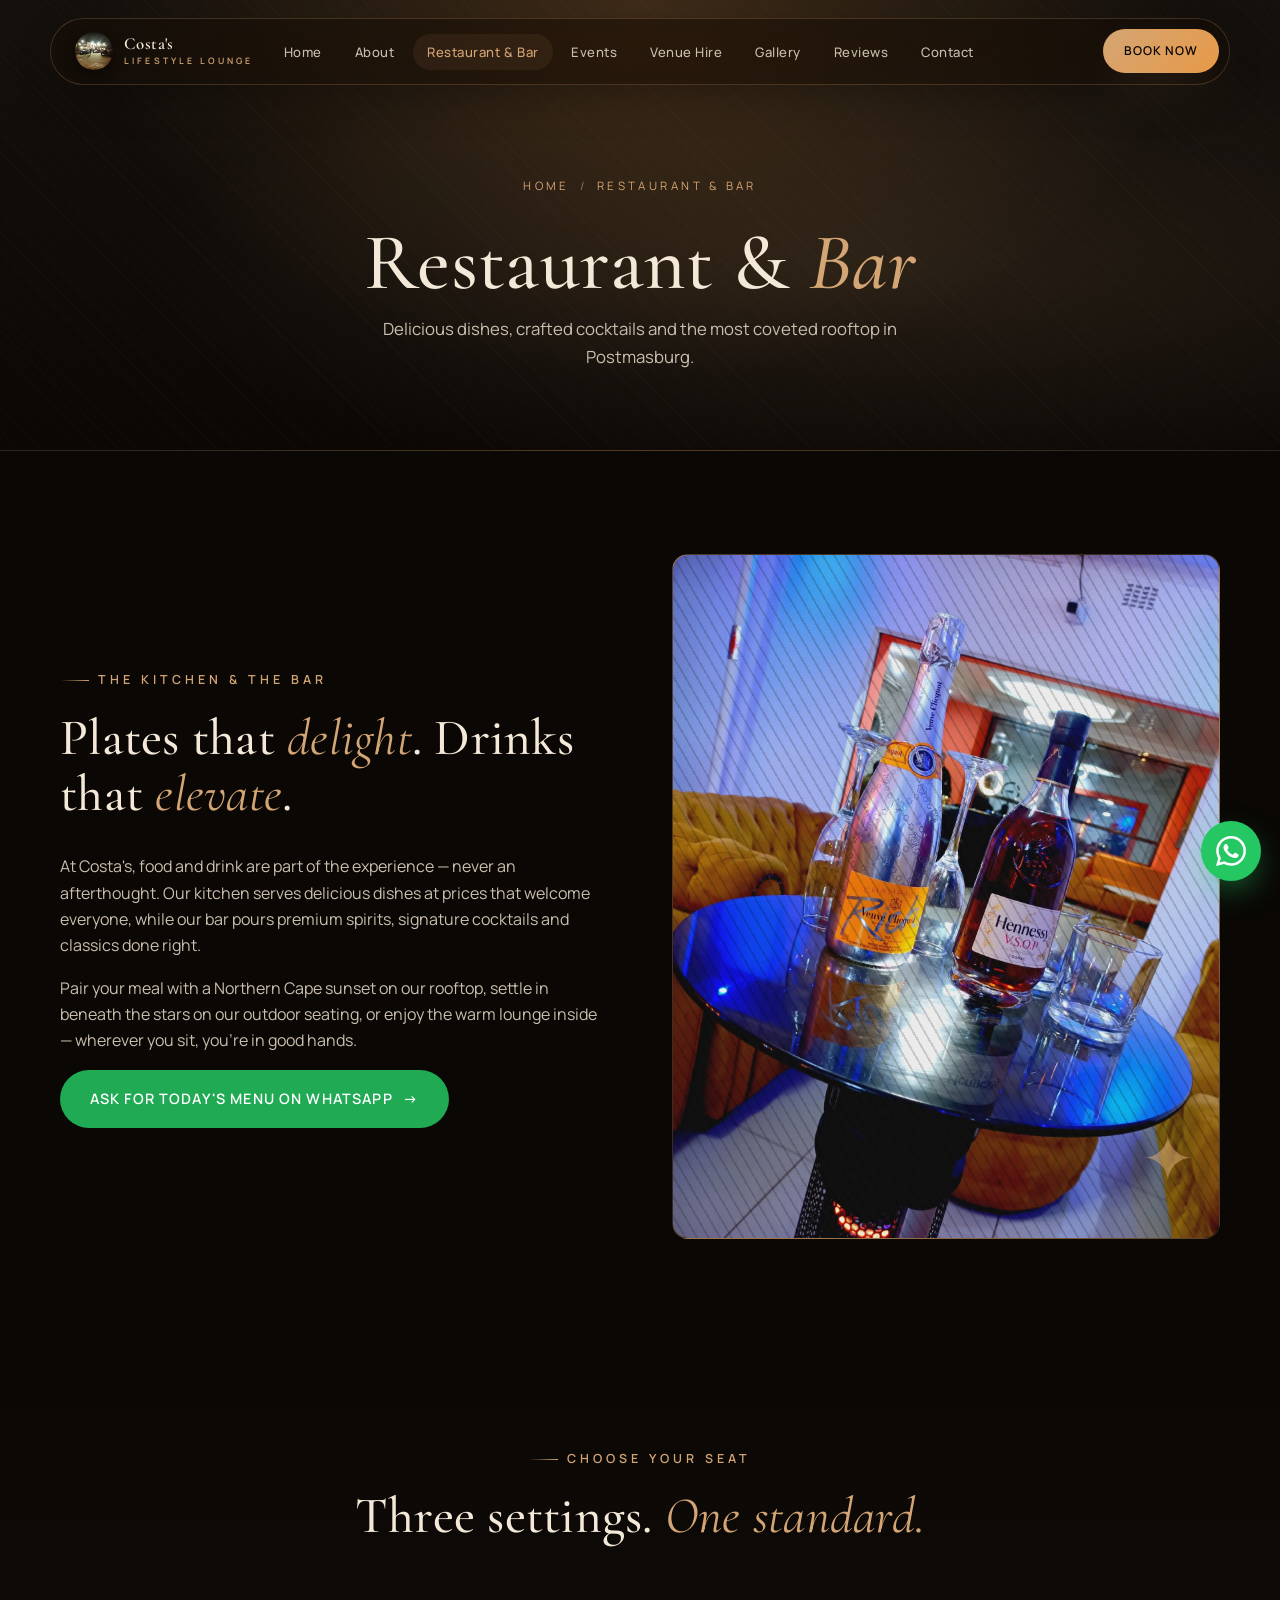
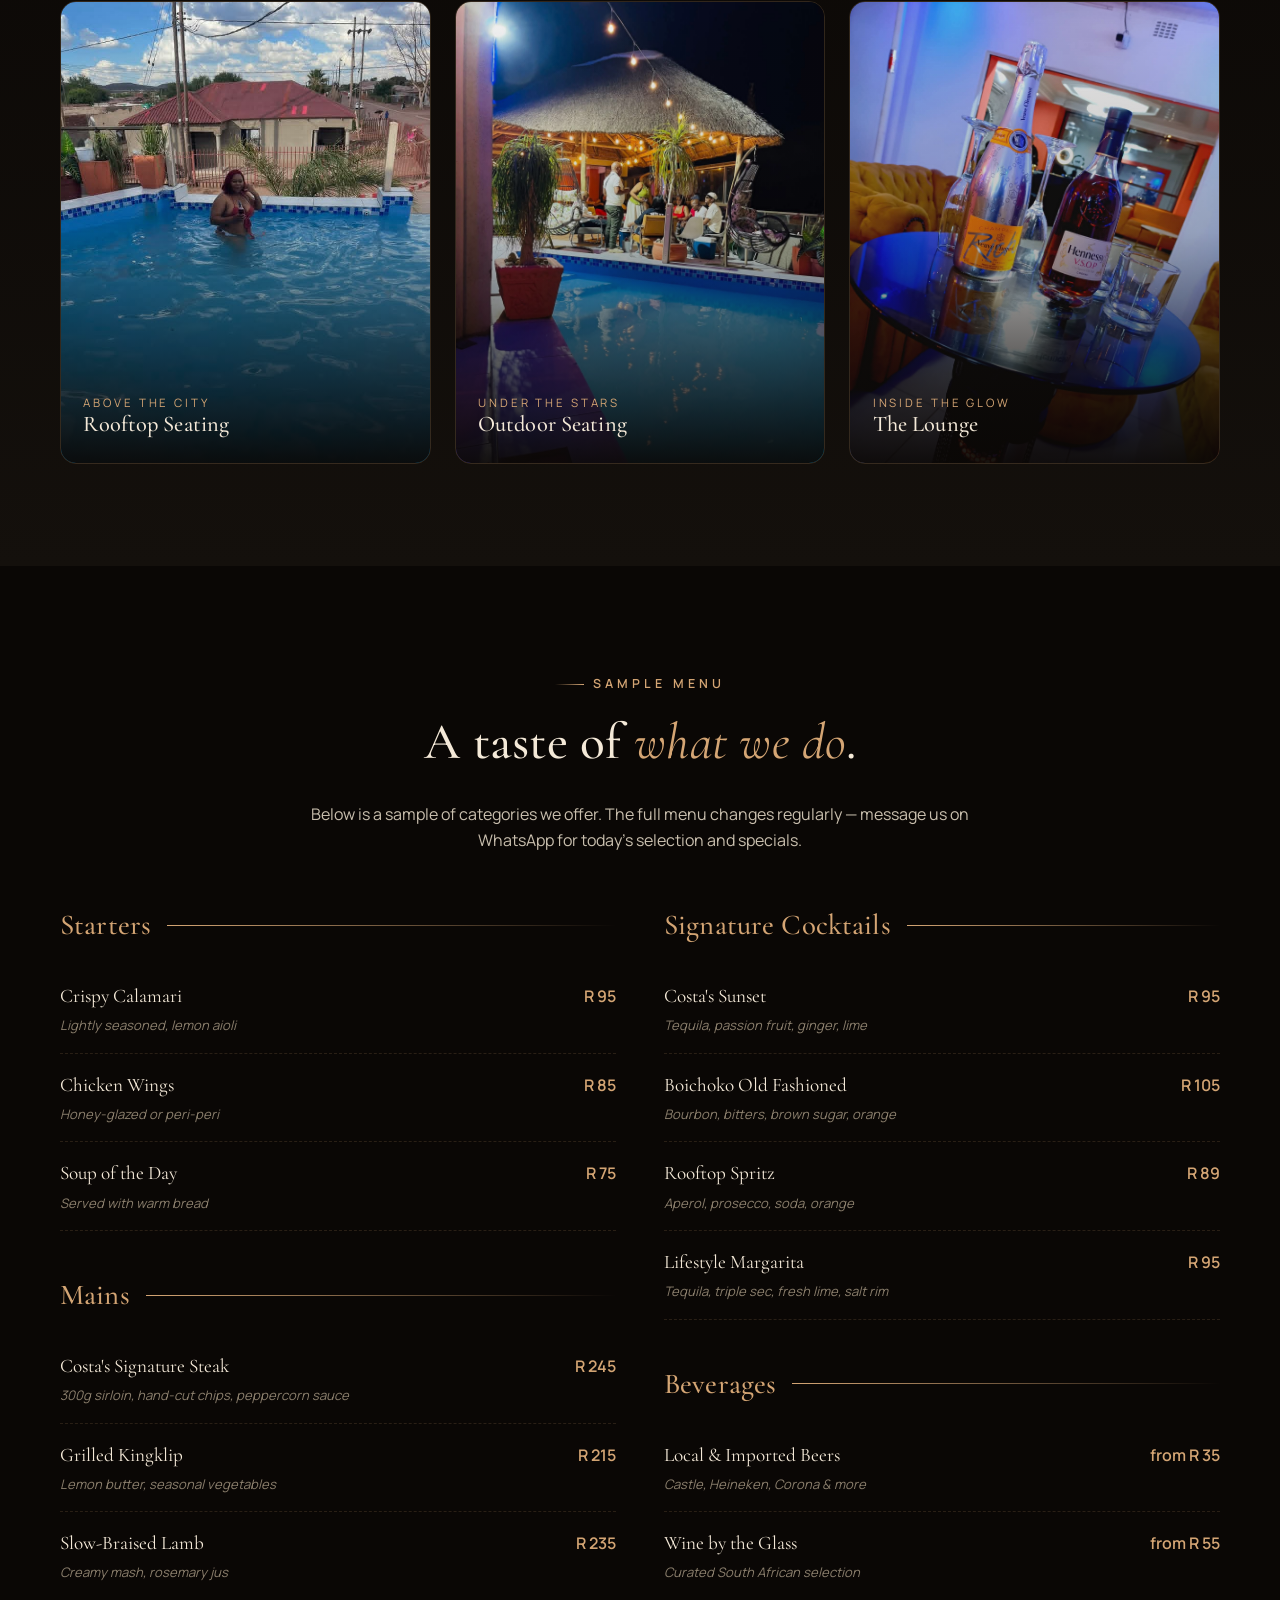
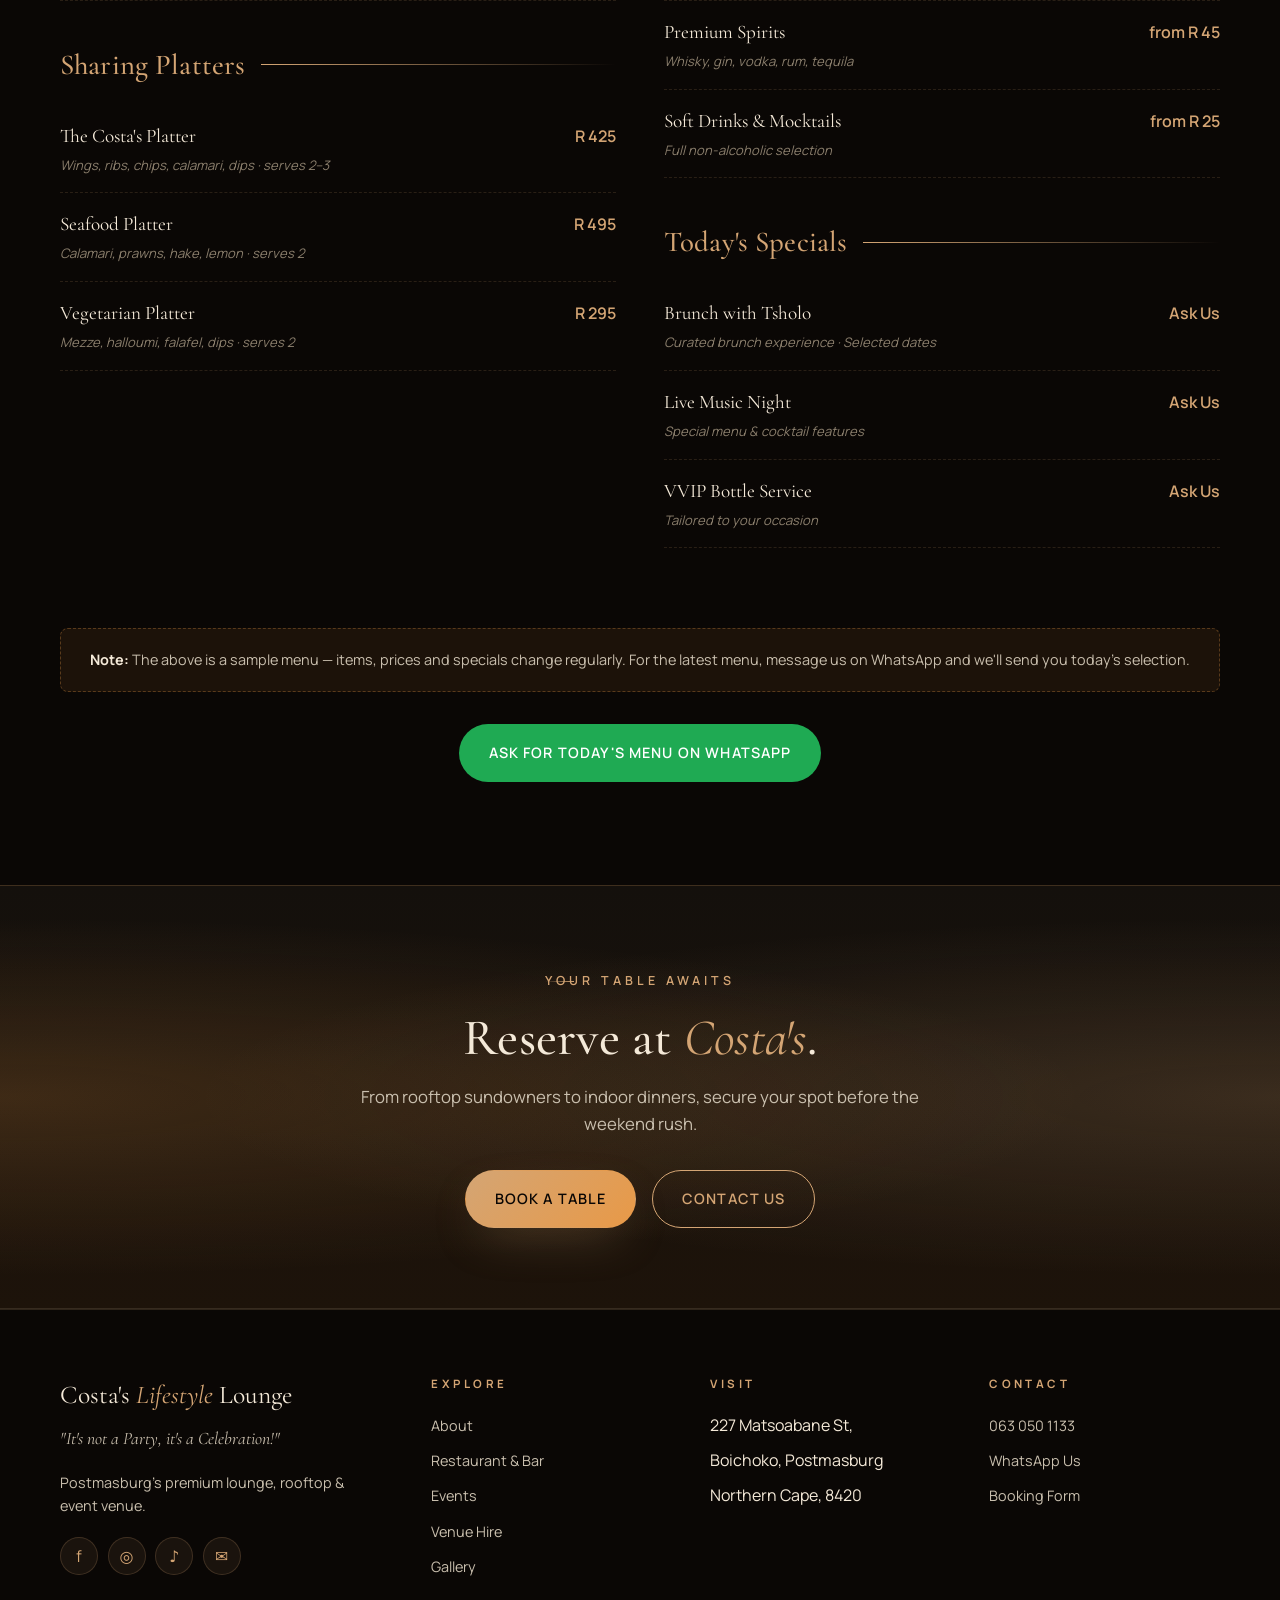
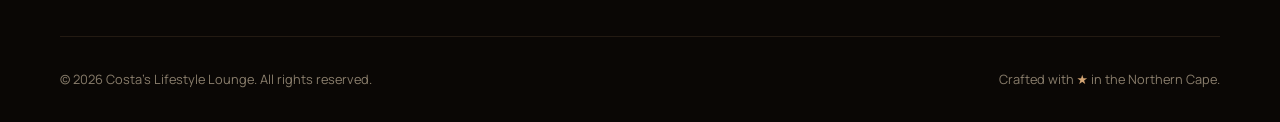
<file: restaurant.html>
<!DOCTYPE html>
<html lang="en">
<head>
  <meta charset="UTF-8" />
  <meta name="viewport" content="width=device-width, initial-scale=1.0" />
  <title>Restaurant &amp; Bar | Costa's Lifestyle Lounge Postmasburg</title>
  <link rel="icon" type="image/png" href="/media/logo/costas-logo.png">
  <meta name="description" content="Delicious dishes, signature cocktails and the best rooftop seating in Postmasburg. Discover Costa's restaurant and bar — starters, mains, platters and premium drinks." />
  <meta name="keywords" content="restaurant in Postmasburg, rooftop lounge Postmasburg, cocktail bar Postmasburg, Costa's menu, Boichoko restaurant" />
  <meta property="og:title" content="Restaurant &amp; Bar | Costa's Lifestyle Lounge Postmasburg" />
  <meta property="og:description" content="Delicious dishes, signature cocktails and rooftop seating in Postmasburg. Explore the Costa's menu — starters, mains, sharing platters and premium drinks." />
  <meta property="og:type" content="website" />
  <meta name="theme-color" content="#0a0705" />
  <link rel="preconnect" href="https://fonts.googleapis.com">
  <link rel="preconnect" href="https://fonts.gstatic.com" crossorigin>
  <link href="https://fonts.googleapis.com/css2?family=Cormorant+Garamond:ital,wght@0,400;0,500;0,600;1,400;1,500&family=Manrope:wght@300;400;500;600;700&display=swap" rel="stylesheet">
  <link rel="stylesheet" href="css/styles.css">
</head>
<body>

  <!-- NAV -->
  <div class="nav-shell">
    <nav class="nav" aria-label="Primary">
      <a href="index.html" class="nav-brand">
        <img class="nav-logo" src="/media/logo/costas-logo.png" alt="Costa's Lifestyle Lounge logo">
        <span class="nav-brand-text">Costa's<small>Lifestyle Lounge</small></span>
      </a>
      <ul class="nav-links">
        <li><a href="index.html">Home</a></li>
        <li><a href="about.html">About</a></li>
        <li><a href="restaurant.html">Restaurant &amp; Bar</a></li>
        <li><a href="events.html">Events</a></li>
        <li><a href="venue-hire.html">Venue Hire</a></li>
        <li><a href="gallery.html">Gallery</a></li>
        <li><a href="reviews.html">Reviews</a></li>
        <li><a href="contact.html">Contact</a></li>
      </ul>
      <div class="nav-cta"><a href="https://wa.me/27630501133" class="btn btn-primary">Book Now</a></div>
      <button class="nav-toggle" aria-label="Toggle menu"><span></span></button>
    </nav>
  </div>
  <div class="mobile-drawer" aria-hidden="true">
    <a href="index.html">Home</a><a href="about.html">About</a>
    <a href="restaurant.html">Restaurant &amp; Bar</a><a href="events.html">Events</a>
    <a href="venue-hire.html">Venue Hire</a><a href="gallery.html">Gallery</a>
    <a href="reviews.html">Reviews</a><a href="contact.html">Contact</a>
    <a href="https://wa.me/27630501133" class="btn btn-primary">Chat on WhatsApp</a>
  </div>

  <!-- PAGE HERO -->
  <section class="page-hero">
    <div class="container">
      <div class="breadcrumb"><a href="index.html">Home</a><span>/</span>Restaurant &amp; Bar</div>
      <h1>Restaurant &amp; <em>Bar</em></h1>
      <p>Delicious dishes, crafted cocktails and the most coveted rooftop in Postmasburg.</p>
    </div>
  </section>

  <!-- ATMOSPHERE INTRO -->
  <section>
    <div class="container">
      <div class="split">
        <div class="reveal">
          <span class="eyebrow">The Kitchen &amp; The Bar</span>
          <h2>Plates that <em class="italic-display gold">delight</em>. Drinks that <em class="italic-display gold">elevate</em>.</h2>
          <p>
            At Costa's, food and drink are part of the experience — never an
            afterthought. Our kitchen serves delicious dishes at prices that
            welcome everyone, while our bar pours premium spirits, signature
            cocktails and classics done right.
          </p>
          <p>
            Pair your meal with a Northern Cape sunset on our rooftop, settle
            in beneath the stars on our outdoor seating, or enjoy the warm
            lounge inside — wherever you sit, you're in good hands.
          </p>
          <a href="https://wa.me/27630501133?text=Hi%20Costa's,%20can%20I%20see%20today's%20menu?" class="btn btn-whatsapp btn-arrow">Ask for Today's Menu on WhatsApp</a>
        </div>
        <div class="split-image reveal" aria-hidden="true">
          <img src="/media/images/premium-lounge.jpg" alt="Costa's premium restaurant and bar">
        </div>
      </div>
    </div>
  </section>

  <!-- SEATING OPTIONS -->
  <section style="background: linear-gradient(180deg, var(--black), var(--rich-black));">
    <div class="container">
      <div class="section-head reveal">
        <span class="eyebrow">Choose Your Seat</span>
        <h2>Three settings. <em class="italic-display gold">One standard.</em></h2>
      </div>
      <div class="grid grid-3">
        <div class="pic-card reveal">
          <img class="pic-bg" src="/media/images/pool-day.jpg" alt="Costa's rooftop pool and seating area">
          <div class="pic-overlay"><p>Above the City</p><h4>Rooftop Seating</h4></div>
        </div>
        <div class="pic-card reveal">
          <img class="pic-bg" src="/media/images/pool-night.jpg" alt="Costa's outdoor seating at night">
          <div class="pic-overlay"><p>Under the Stars</p><h4>Outdoor Seating</h4></div>
        </div>
        <div class="pic-card reveal">
          <img class="pic-bg" src="/media/images/premium-lounge.jpg" alt="Costa's premium lounge interior">
          <div class="pic-overlay"><p>Inside the Glow</p><h4>The Lounge</h4></div>
        </div>
      </div>
    </div>
  </section>

  <!-- MENU -->
  <section>
    <div class="container">
      <div class="section-head reveal">
        <span class="eyebrow">Sample Menu</span>
        <h2>A taste of <em class="italic-display gold">what we do</em>.</h2>
        <p>Below is a sample of categories we offer. The full menu changes regularly — message us on WhatsApp for today's selection and specials.</p>
      </div>

      <div class="grid" style="grid-template-columns: 1fr 1fr; gap: 3rem;">
        <div class="reveal">
          <div class="menu-section">
            <h3 class="menu-title">Starters</h3>
            <div class="menu-item">
              <div>
                <div class="menu-item-name">Crispy Calamari</div>
                <small class="menu-item-desc">Lightly seasoned, lemon aioli</small>
              </div>
              <div class="menu-item-price">R 95</div>
            </div>
            <div class="menu-item">
              <div>
                <div class="menu-item-name">Chicken Wings</div>
                <small class="menu-item-desc">Honey-glazed or peri-peri</small>
              </div>
              <div class="menu-item-price">R 85</div>
            </div>
            <div class="menu-item">
              <div>
                <div class="menu-item-name">Soup of the Day</div>
                <small class="menu-item-desc">Served with warm bread</small>
              </div>
              <div class="menu-item-price">R 75</div>
            </div>
          </div>

          <div class="menu-section">
            <h3 class="menu-title">Mains</h3>
            <div class="menu-item">
              <div>
                <div class="menu-item-name">Costa's Signature Steak</div>
                <small class="menu-item-desc">300g sirloin, hand-cut chips, peppercorn sauce</small>
              </div>
              <div class="menu-item-price">R 245</div>
            </div>
            <div class="menu-item">
              <div>
                <div class="menu-item-name">Grilled Kingklip</div>
                <small class="menu-item-desc">Lemon butter, seasonal vegetables</small>
              </div>
              <div class="menu-item-price">R 215</div>
            </div>
            <div class="menu-item">
              <div>
                <div class="menu-item-name">Slow-Braised Lamb</div>
                <small class="menu-item-desc">Creamy mash, rosemary jus</small>
              </div>
              <div class="menu-item-price">R 235</div>
            </div>
          </div>

          <div class="menu-section">
            <h3 class="menu-title">Sharing Platters</h3>
            <div class="menu-item">
              <div>
                <div class="menu-item-name">The Costa's Platter</div>
                <small class="menu-item-desc">Wings, ribs, chips, calamari, dips · serves 2–3</small>
              </div>
              <div class="menu-item-price">R 425</div>
            </div>
            <div class="menu-item">
              <div>
                <div class="menu-item-name">Seafood Platter</div>
                <small class="menu-item-desc">Calamari, prawns, hake, lemon · serves 2</small>
              </div>
              <div class="menu-item-price">R 495</div>
            </div>
            <div class="menu-item">
              <div>
                <div class="menu-item-name">Vegetarian Platter</div>
                <small class="menu-item-desc">Mezze, halloumi, falafel, dips · serves 2</small>
              </div>
              <div class="menu-item-price">R 295</div>
            </div>
          </div>
        </div>

        <div class="reveal">
          <div class="menu-section">
            <h3 class="menu-title">Signature Cocktails</h3>
            <div class="menu-item">
              <div>
                <div class="menu-item-name">Costa's Sunset</div>
                <small class="menu-item-desc">Tequila, passion fruit, ginger, lime</small>
              </div>
              <div class="menu-item-price">R 95</div>
            </div>
            <div class="menu-item">
              <div>
                <div class="menu-item-name">Boichoko Old Fashioned</div>
                <small class="menu-item-desc">Bourbon, bitters, brown sugar, orange</small>
              </div>
              <div class="menu-item-price">R 105</div>
            </div>
            <div class="menu-item">
              <div>
                <div class="menu-item-name">Rooftop Spritz</div>
                <small class="menu-item-desc">Aperol, prosecco, soda, orange</small>
              </div>
              <div class="menu-item-price">R 89</div>
            </div>
            <div class="menu-item">
              <div>
                <div class="menu-item-name">Lifestyle Margarita</div>
                <small class="menu-item-desc">Tequila, triple sec, fresh lime, salt rim</small>
              </div>
              <div class="menu-item-price">R 95</div>
            </div>
          </div>

          <div class="menu-section">
            <h3 class="menu-title">Beverages</h3>
            <div class="menu-item">
              <div><div class="menu-item-name">Local &amp; Imported Beers</div><small class="menu-item-desc">Castle, Heineken, Corona &amp; more</small></div>
              <div class="menu-item-price">from R 35</div>
            </div>
            <div class="menu-item">
              <div><div class="menu-item-name">Wine by the Glass</div><small class="menu-item-desc">Curated South African selection</small></div>
              <div class="menu-item-price">from R 55</div>
            </div>
            <div class="menu-item">
              <div><div class="menu-item-name">Premium Spirits</div><small class="menu-item-desc">Whisky, gin, vodka, rum, tequila</small></div>
              <div class="menu-item-price">from R 45</div>
            </div>
            <div class="menu-item">
              <div><div class="menu-item-name">Soft Drinks &amp; Mocktails</div><small class="menu-item-desc">Full non-alcoholic selection</small></div>
              <div class="menu-item-price">from R 25</div>
            </div>
          </div>

          <div class="menu-section">
            <h3 class="menu-title">Today's Specials</h3>
            <div class="menu-item">
              <div>
                <div class="menu-item-name">Brunch with Tsholo</div>
                <small class="menu-item-desc">Curated brunch experience · Selected dates</small>
              </div>
              <div class="menu-item-price">Ask Us</div>
            </div>
            <div class="menu-item">
              <div>
                <div class="menu-item-name">Live Music Night</div>
                <small class="menu-item-desc">Special menu &amp; cocktail features</small>
              </div>
              <div class="menu-item-price">Ask Us</div>
            </div>
            <div class="menu-item">
              <div>
                <div class="menu-item-name">VVIP Bottle Service</div>
                <small class="menu-item-desc">Tailored to your occasion</small>
              </div>
              <div class="menu-item-price">Ask Us</div>
            </div>
          </div>
        </div>
      </div>

      <div class="menu-note reveal">
        <strong style="color: var(--cream);">Note:</strong> The above is a sample menu — items, prices and specials change regularly.
        For the latest menu, message us on WhatsApp and we'll send you today's selection.
      </div>

      <div class="center-text" style="margin-top: 2rem;">
        <a href="https://wa.me/27630501133?text=Hi%20Costa's,%20can%20I%20see%20today's%20menu?" class="btn btn-whatsapp">Ask for Today's Menu on WhatsApp</a>
      </div>
    </div>
  </section>

  <!-- CTA STRIP -->
  <section class="cta-strip">
    <div class="container reveal">
      <span class="eyebrow" style="padding-left: 0;">Your Table Awaits</span>
      <h2>Reserve at <em class="italic-display gold">Costa's</em>.</h2>
      <p>From rooftop sundowners to indoor dinners, secure your spot before the weekend rush.</p>
      <div class="cta-actions">
        <a href="https://wa.me/27630501133?text=Hi%20Costa's,%20I'd%20like%20to%20book%20a%20table." class="btn btn-primary">Book a Table</a>
        <a href="contact.html" class="btn btn-outline-gold">Contact Us</a>
      </div>
    </div>
  </section>

  <!-- FOOTER -->
  <footer class="footer">
    <div class="container">
      <div class="footer-grid">
        <div>
          <div class="footer-brand-name">Costa's <em>Lifestyle</em> Lounge</div>
          <p class="footer-tagline">"It's not a Party, it's a Celebration!"</p>
          <p style="font-size: .9rem; margin-top: 1rem;">Postmasburg's premium lounge, rooftop &amp; event venue.</p>
          <div class="socials">
            <a href="https://www.facebook.com/costaslifestylelounge" target="_blank" rel="noopener">f</a>
            <a href="https://www.instagram.com/explore/locations/costaslifestylelounge" target="_blank" rel="noopener">◎</a>
            <a href="https://www.tiktok.com/discover/costas-lifestyle-lounge" target="_blank" rel="noopener">♪</a>
            <a href="https://wa.me/27630501133" target="_blank" rel="noopener">✉</a>
          </div>
        </div>
        <div>
          <h5>Explore</h5>
          <ul>
            <li><a href="about.html">About</a></li>
            <li><a href="restaurant.html">Restaurant &amp; Bar</a></li>
            <li><a href="events.html">Events</a></li>
            <li><a href="venue-hire.html">Venue Hire</a></li>
            <li><a href="gallery.html">Gallery</a></li>
          </ul>
        </div>
        <div>
          <h5>Visit</h5>
          <ul>
            <li>227 Matsoabane St,</li>
            <li>Boichoko, Postmasburg</li>
            <li>Northern Cape, 8420</li>
          </ul>
        </div>
        <div>
          <h5>Contact</h5>
          <ul>
            <li><a href="tel:+27630501133">063 050 1133</a></li>
            <li><a href="https://wa.me/27630501133">WhatsApp Us</a></li>
            <li><a href="contact.html">Booking Form</a></li>
          </ul>
        </div>
      </div>
      <div class="footer-bottom">
        <span>© <span data-year>2026</span> Costa's Lifestyle Lounge. All rights reserved.</span>
        <span>Crafted with <em>★</em> in the Northern Cape.</span>
      </div>
    </div>
  </footer>

  <a href="https://wa.me/27630501133" class="whatsapp-float" target="_blank" rel="noopener">
    <svg viewBox="0 0 24 24" fill="currentColor"><path d="M17.472 14.382c-.297-.149-1.758-.867-2.03-.967-.273-.099-.471-.148-.67.15-.197.297-.767.966-.94 1.164-.173.199-.347.223-.644.075-.297-.15-1.255-.463-2.39-1.475-.883-.788-1.48-1.761-1.653-2.059-.173-.297-.018-.458.13-.606.134-.133.298-.347.446-.52.149-.174.198-.298.298-.497.099-.198.05-.371-.025-.52-.075-.149-.669-1.612-.916-2.207-.242-.579-.487-.5-.669-.51-.173-.008-.371-.01-.57-.01-.198 0-.52.074-.792.372-.272.297-1.04 1.016-1.04 2.479 0 1.462 1.065 2.875 1.213 3.074.149.198 2.096 3.2 5.077 4.487.709.306 1.262.489 1.694.625.712.227 1.36.195 1.871.118.571-.085 1.758-.719 2.006-1.413.248-.694.248-1.289.173-1.413-.074-.124-.272-.198-.57-.347m-5.421 7.403h-.004a9.87 9.87 0 01-5.031-1.378l-.361-.214-3.741.982.998-3.648-.235-.374a9.86 9.86 0 01-1.51-5.26c.001-5.45 4.436-9.884 9.888-9.884 2.64 0 5.122 1.03 6.988 2.898a9.825 9.825 0 012.893 6.994c-.003 5.45-4.437 9.884-9.885 9.884m8.413-18.297A11.815 11.815 0 0012.05 0C5.495 0 .16 5.335.157 11.892c0 2.096.547 4.142 1.588 5.945L.057 24l6.305-1.654a11.882 11.882 0 005.683 1.448h.005c6.554 0 11.89-5.335 11.893-11.893a11.821 11.821 0 00-3.48-8.413z"/></svg>
  </a>
  <script src="js/main.js"></script>
</body>
</html>
</file>
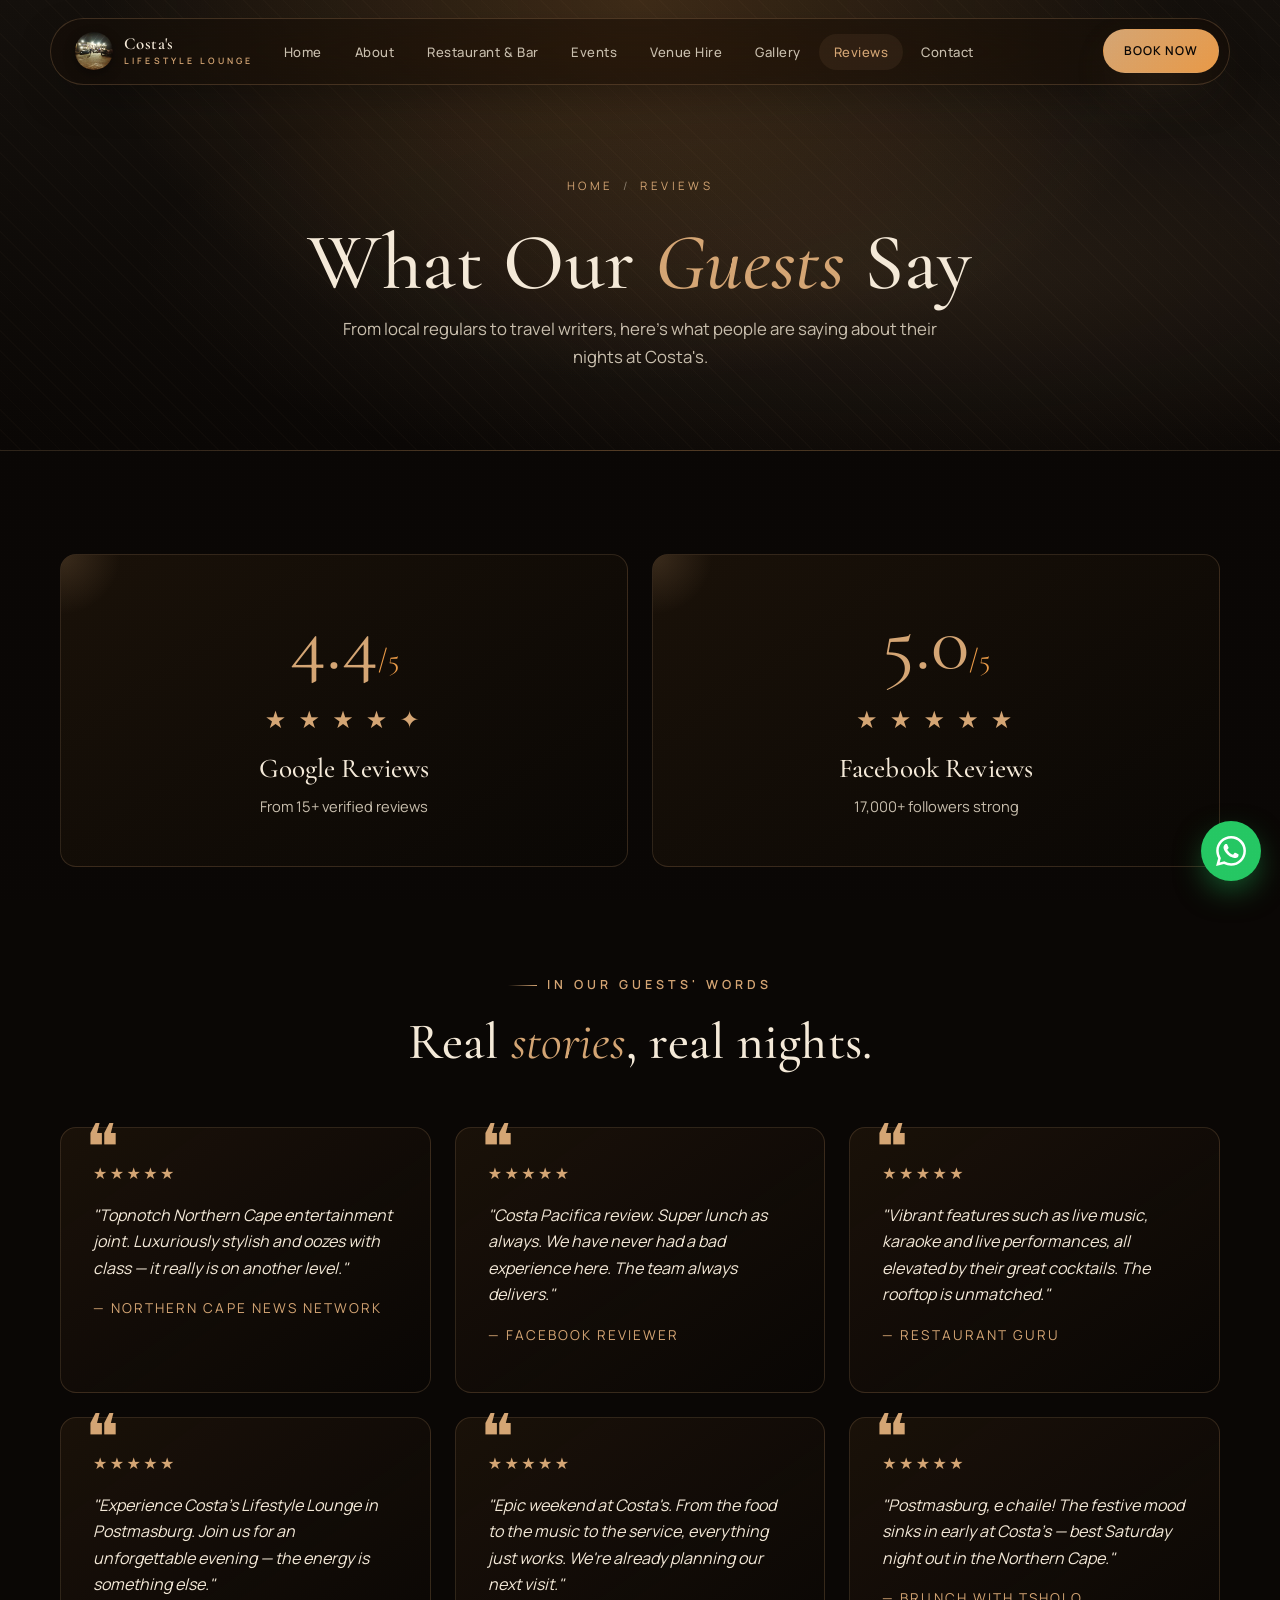
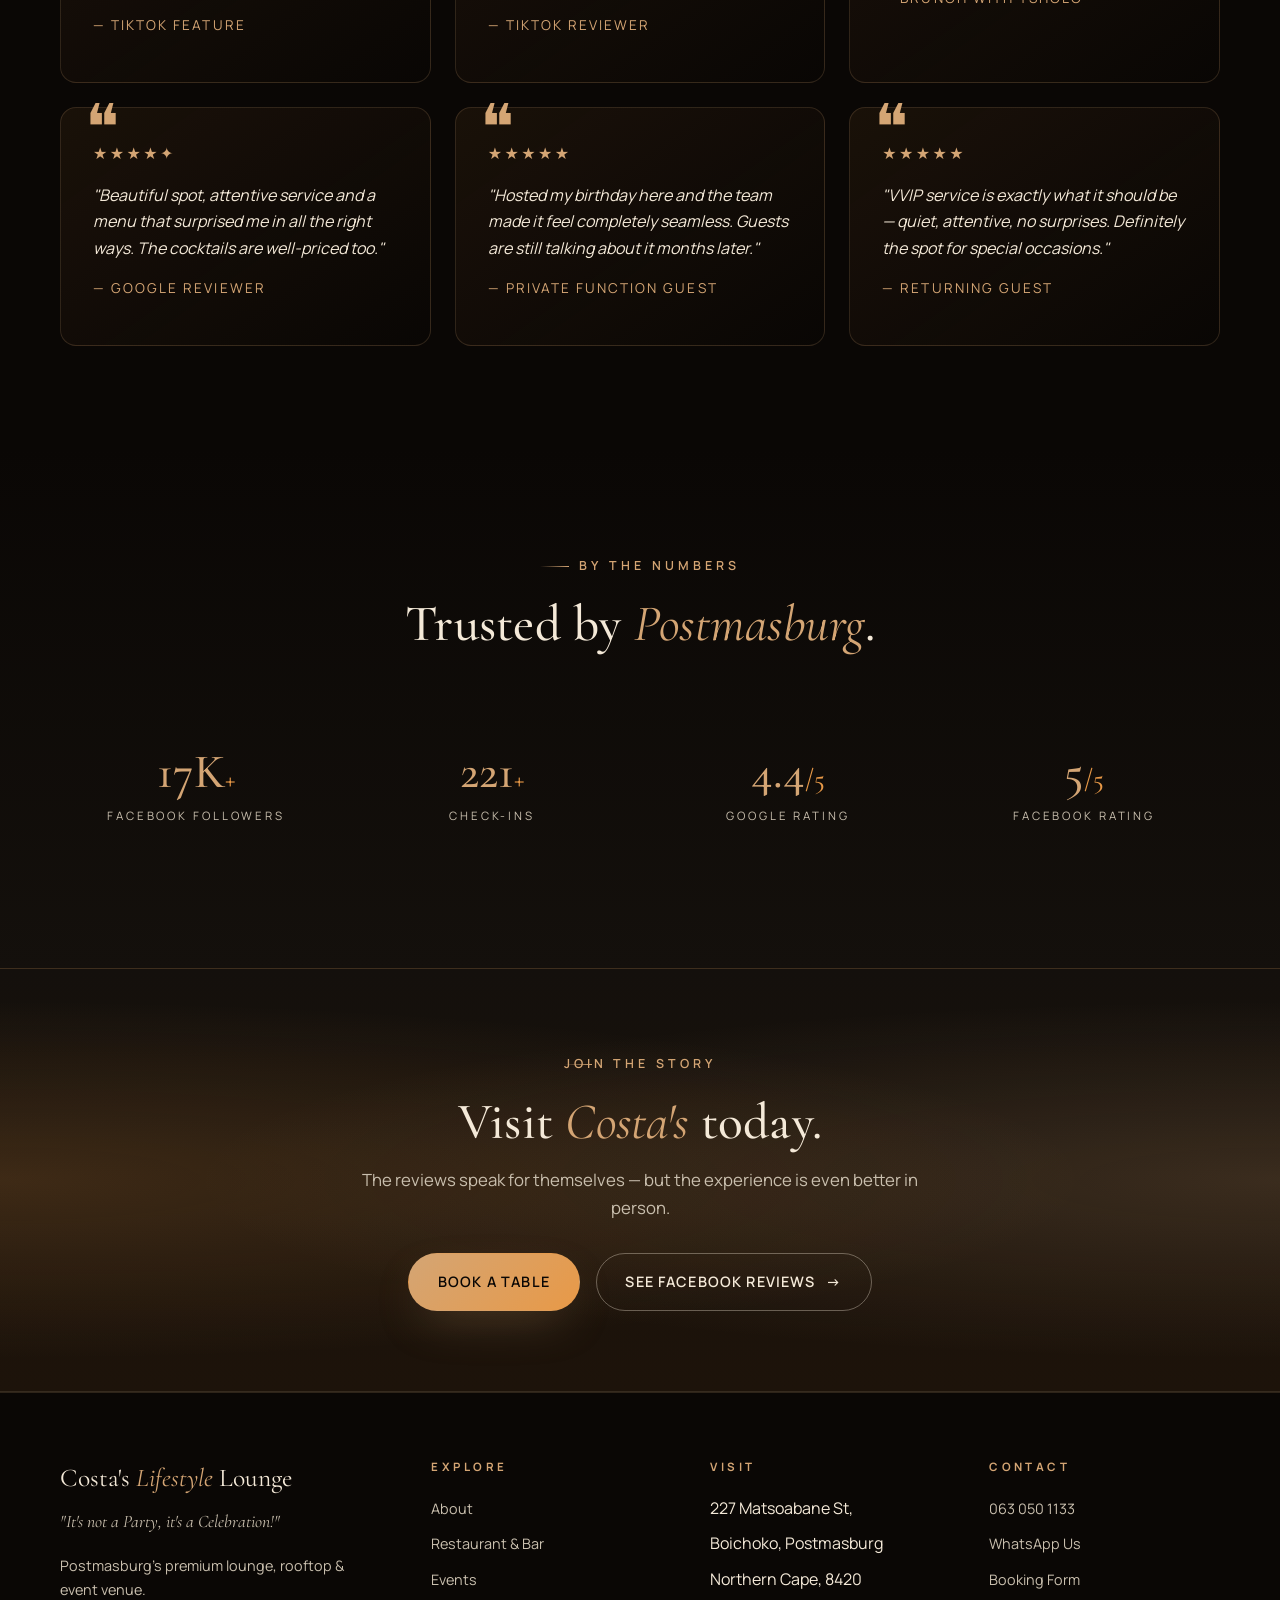
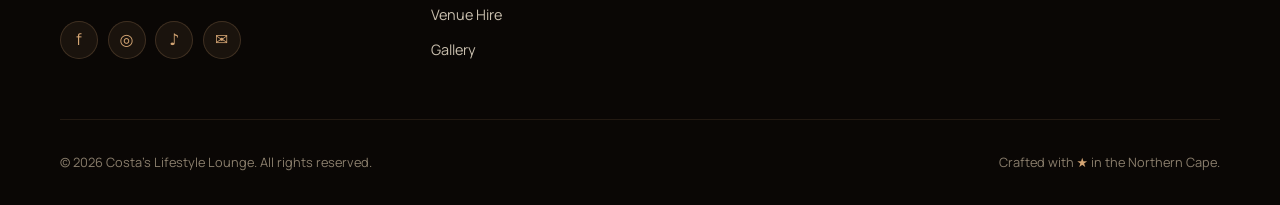
<file: reviews.html>
<!DOCTYPE html>
<html lang="en">
<head>
  <meta charset="UTF-8" />
  <meta name="viewport" content="width=device-width, initial-scale=1.0" />
  <title>Reviews | Costa's Lifestyle Lounge — 4.4★ Google &amp; 5★ Facebook</title>
  <link rel="icon" type="image/png" href="/media/logo/costas-logo.png">
  <meta name="description" content="See what guests are saying about Costa's Lifestyle Lounge in Postmasburg — 4.4 on Google, 5/5 on Facebook, and more than 17,000 followers strong." />
  <meta property="og:title" content="Reviews | Costa's Lifestyle Lounge — 4.4★ Google &amp; 5★ Facebook" />
  <meta property="og:description" content="See what guests are saying about Costa's Lifestyle Lounge in Postmasburg — 4.4 on Google, 5/5 on Facebook, and more than 17,000 followers strong." />
  <meta property="og:type" content="website" />
  <meta name="theme-color" content="#0a0705" />
  <link rel="preconnect" href="https://fonts.googleapis.com">
  <link rel="preconnect" href="https://fonts.gstatic.com" crossorigin>
  <link href="https://fonts.googleapis.com/css2?family=Cormorant+Garamond:ital,wght@0,400;0,500;0,600;1,400;1,500&family=Manrope:wght@300;400;500;600;700&display=swap" rel="stylesheet">
  <link rel="stylesheet" href="css/styles.css">
</head>
<body>

  <div class="nav-shell">
    <nav class="nav">
      <a href="index.html" class="nav-brand">
        <img class="nav-logo" src="/media/logo/costas-logo.png" alt="Costa's Lifestyle Lounge logo">
        <span class="nav-brand-text">Costa's<small>Lifestyle Lounge</small></span>
      </a>
      <ul class="nav-links">
        <li><a href="index.html">Home</a></li>
        <li><a href="about.html">About</a></li>
        <li><a href="restaurant.html">Restaurant &amp; Bar</a></li>
        <li><a href="events.html">Events</a></li>
        <li><a href="venue-hire.html">Venue Hire</a></li>
        <li><a href="gallery.html">Gallery</a></li>
        <li><a href="reviews.html">Reviews</a></li>
        <li><a href="contact.html">Contact</a></li>
      </ul>
      <div class="nav-cta"><a href="https://wa.me/27630501133" class="btn btn-primary">Book Now</a></div>
      <button class="nav-toggle"><span></span></button>
    </nav>
  </div>
  <div class="mobile-drawer" aria-hidden="true">
    <a href="index.html">Home</a><a href="about.html">About</a>
    <a href="restaurant.html">Restaurant &amp; Bar</a><a href="events.html">Events</a>
    <a href="venue-hire.html">Venue Hire</a><a href="gallery.html">Gallery</a>
    <a href="reviews.html">Reviews</a><a href="contact.html">Contact</a>
    <a href="https://wa.me/27630501133" class="btn btn-primary">Chat on WhatsApp</a>
  </div>

  <section class="page-hero">
    <div class="container">
      <div class="breadcrumb"><a href="index.html">Home</a><span>/</span>Reviews</div>
      <h1>What Our <em>Guests</em> Say</h1>
      <p>From local regulars to travel writers, here's what people are saying about their nights at Costa's.</p>
    </div>
  </section>

  <!-- RATING SUMMARY -->
  <section>
    <div class="container">
      <div class="grid" style="grid-template-columns: 1fr 1fr; gap: 1.5rem;">
        <div class="card center-text reveal" style="padding: 3rem 2rem;">
          <div style="font-family: var(--display); font-size: 5rem; color: var(--gold); line-height: 1;">4.4<small style="font-size: .35em; color: var(--orange);">/5</small></div>
          <div style="color: var(--gold); font-size: 1.5rem; letter-spacing: .15em; margin: 1rem 0;">★ ★ ★ ★ ✦</div>
          <h3>Google Reviews</h3>
          <p>From 15+ verified reviews</p>
        </div>
        <div class="card center-text reveal" style="padding: 3rem 2rem;">
          <div style="font-family: var(--display); font-size: 5rem; color: var(--gold); line-height: 1;">5.0<small style="font-size: .35em; color: var(--orange);">/5</small></div>
          <div style="color: var(--gold); font-size: 1.5rem; letter-spacing: .15em; margin: 1rem 0;">★ ★ ★ ★ ★</div>
          <h3>Facebook Reviews</h3>
          <p>17,000+ followers strong</p>
        </div>
      </div>
    </div>
  </section>

  <!-- TESTIMONIALS -->
  <section style="padding-top: 0;">
    <div class="container">
      <div class="section-head reveal">
        <span class="eyebrow">In Our Guests' Words</span>
        <h2>Real <em class="italic-display gold">stories</em>, real nights.</h2>
      </div>

      <div class="grid grid-3">
        <div class="review-card reveal">
          <div class="review-stars">★★★★★</div>
          <p class="review-text">"Topnotch Northern Cape entertainment joint. Luxuriously stylish and oozes with class — it really is on another level."</p>
          <p class="review-author">— Northern Cape News Network</p>
        </div>
        <div class="review-card reveal">
          <div class="review-stars">★★★★★</div>
          <p class="review-text">"Costa Pacifica review. Super lunch as always. We have never had a bad experience here. The team always delivers."</p>
          <p class="review-author">— Facebook Reviewer</p>
        </div>
        <div class="review-card reveal">
          <div class="review-stars">★★★★★</div>
          <p class="review-text">"Vibrant features such as live music, karaoke and live performances, all elevated by their great cocktails. The rooftop is unmatched."</p>
          <p class="review-author">— Restaurant Guru</p>
        </div>
        <div class="review-card reveal">
          <div class="review-stars">★★★★★</div>
          <p class="review-text">"Experience Costa's Lifestyle Lounge in Postmasburg. Join us for an unforgettable evening — the energy is something else."</p>
          <p class="review-author">— TikTok Feature</p>
        </div>
        <div class="review-card reveal">
          <div class="review-stars">★★★★★</div>
          <p class="review-text">"Epic weekend at Costa's. From the food to the music to the service, everything just works. We're already planning our next visit."</p>
          <p class="review-author">— TikTok Reviewer</p>
        </div>
        <div class="review-card reveal">
          <div class="review-stars">★★★★★</div>
          <p class="review-text">"Postmasburg, e chaile! The festive mood sinks in early at Costa's — best Saturday night out in the Northern Cape."</p>
          <p class="review-author">— Brunch with Tsholo</p>
        </div>
        <div class="review-card reveal">
          <div class="review-stars">★★★★✦</div>
          <p class="review-text">"Beautiful spot, attentive service and a menu that surprised me in all the right ways. The cocktails are well-priced too."</p>
          <p class="review-author">— Google Reviewer</p>
        </div>
        <div class="review-card reveal">
          <div class="review-stars">★★★★★</div>
          <p class="review-text">"Hosted my birthday here and the team made it feel completely seamless. Guests are still talking about it months later."</p>
          <p class="review-author">— Private Function Guest</p>
        </div>
        <div class="review-card reveal">
          <div class="review-stars">★★★★★</div>
          <p class="review-text">"VVIP service is exactly what it should be — quiet, attentive, no surprises. Definitely the spot for special occasions."</p>
          <p class="review-author">— Returning Guest</p>
        </div>
      </div>
    </div>
  </section>

  <!-- HIGHLIGHTS / Social Stats -->
  <section style="background: linear-gradient(180deg, var(--black), var(--rich-black));">
    <div class="container">
      <div class="section-head reveal">
        <span class="eyebrow">By The Numbers</span>
        <h2>Trusted by <em class="italic-display gold">Postmasburg</em>.</h2>
      </div>

      <div class="stats reveal" style="border: none; margin: 0;">
        <div>
          <div class="stat-num">17K<small>+</small></div>
          <span class="stat-label">Facebook Followers</span>
        </div>
        <div>
          <div class="stat-num">221<small>+</small></div>
          <span class="stat-label">Check-ins</span>
        </div>
        <div>
          <div class="stat-num">4.4<small>/5</small></div>
          <span class="stat-label">Google Rating</span>
        </div>
        <div>
          <div class="stat-num">5<small>/5</small></div>
          <span class="stat-label">Facebook Rating</span>
        </div>
      </div>
    </div>
  </section>

  <!-- CTA -->
  <section class="cta-strip">
    <div class="container reveal">
      <span class="eyebrow" style="padding-left: 0;">Join The Story</span>
      <h2>Visit <em class="italic-display gold">Costa's</em> today.</h2>
      <p>The reviews speak for themselves — but the experience is even better in person.</p>
      <div class="cta-actions">
        <a href="https://wa.me/27630501133?text=Hi%20Costa's,%20I'd%20like%20to%20visit." class="btn btn-primary">Book a Table</a>
        <a href="https://www.facebook.com/costaslifestylelounge" class="btn btn-ghost btn-arrow" target="_blank" rel="noopener">See Facebook Reviews</a>
      </div>
    </div>
  </section>

  <footer class="footer">
    <div class="container">
      <div class="footer-grid">
        <div>
          <div class="footer-brand-name">Costa's <em>Lifestyle</em> Lounge</div>
          <p class="footer-tagline">"It's not a Party, it's a Celebration!"</p>
          <p style="font-size: .9rem; margin-top: 1rem;">Postmasburg's premium lounge, rooftop &amp; event venue.</p>
          <div class="socials">
            <a href="https://www.facebook.com/costaslifestylelounge" target="_blank" rel="noopener">f</a>
            <a href="https://www.instagram.com/explore/locations/costaslifestylelounge" target="_blank" rel="noopener">◎</a>
            <a href="https://www.tiktok.com/discover/costas-lifestyle-lounge" target="_blank" rel="noopener">♪</a>
            <a href="https://wa.me/27630501133" target="_blank" rel="noopener">✉</a>
          </div>
        </div>
        <div>
          <h5>Explore</h5>
          <ul>
            <li><a href="about.html">About</a></li>
            <li><a href="restaurant.html">Restaurant &amp; Bar</a></li>
            <li><a href="events.html">Events</a></li>
            <li><a href="venue-hire.html">Venue Hire</a></li>
            <li><a href="gallery.html">Gallery</a></li>
          </ul>
        </div>
        <div>
          <h5>Visit</h5>
          <ul>
            <li>227 Matsoabane St,</li>
            <li>Boichoko, Postmasburg</li>
            <li>Northern Cape, 8420</li>
          </ul>
        </div>
        <div>
          <h5>Contact</h5>
          <ul>
            <li><a href="tel:+27630501133">063 050 1133</a></li>
            <li><a href="https://wa.me/27630501133">WhatsApp Us</a></li>
            <li><a href="contact.html">Booking Form</a></li>
          </ul>
        </div>
      </div>
      <div class="footer-bottom">
        <span>© <span data-year>2026</span> Costa's Lifestyle Lounge. All rights reserved.</span>
        <span>Crafted with <em>★</em> in the Northern Cape.</span>
      </div>
    </div>
  </footer>

  <a href="https://wa.me/27630501133" class="whatsapp-float" target="_blank" rel="noopener">
    <svg viewBox="0 0 24 24" fill="currentColor"><path d="M17.472 14.382c-.297-.149-1.758-.867-2.03-.967-.273-.099-.471-.148-.67.15-.197.297-.767.966-.94 1.164-.173.199-.347.223-.644.075-.297-.15-1.255-.463-2.39-1.475-.883-.788-1.48-1.761-1.653-2.059-.173-.297-.018-.458.13-.606.134-.133.298-.347.446-.52.149-.174.198-.298.298-.497.099-.198.05-.371-.025-.52-.075-.149-.669-1.612-.916-2.207-.242-.579-.487-.5-.669-.51-.173-.008-.371-.01-.57-.01-.198 0-.52.074-.792.372-.272.297-1.04 1.016-1.04 2.479 0 1.462 1.065 2.875 1.213 3.074.149.198 2.096 3.2 5.077 4.487.709.306 1.262.489 1.694.625.712.227 1.36.195 1.871.118.571-.085 1.758-.719 2.006-1.413.248-.694.248-1.289.173-1.413-.074-.124-.272-.198-.57-.347m-5.421 7.403h-.004a9.87 9.87 0 01-5.031-1.378l-.361-.214-3.741.982.998-3.648-.235-.374a9.86 9.86 0 01-1.51-5.26c.001-5.45 4.436-9.884 9.888-9.884 2.64 0 5.122 1.03 6.988 2.898a9.825 9.825 0 012.893 6.994c-.003 5.45-4.437 9.884-9.885 9.884m8.413-18.297A11.815 11.815 0 0012.05 0C5.495 0 .16 5.335.157 11.892c0 2.096.547 4.142 1.588 5.945L.057 24l6.305-1.654a11.882 11.882 0 005.683 1.448h.005c6.554 0 11.89-5.335 11.893-11.893a11.821 11.821 0 00-3.48-8.413z"/></svg>
  </a>
  <script src="js/main.js"></script>
</body>
</html>
</file>
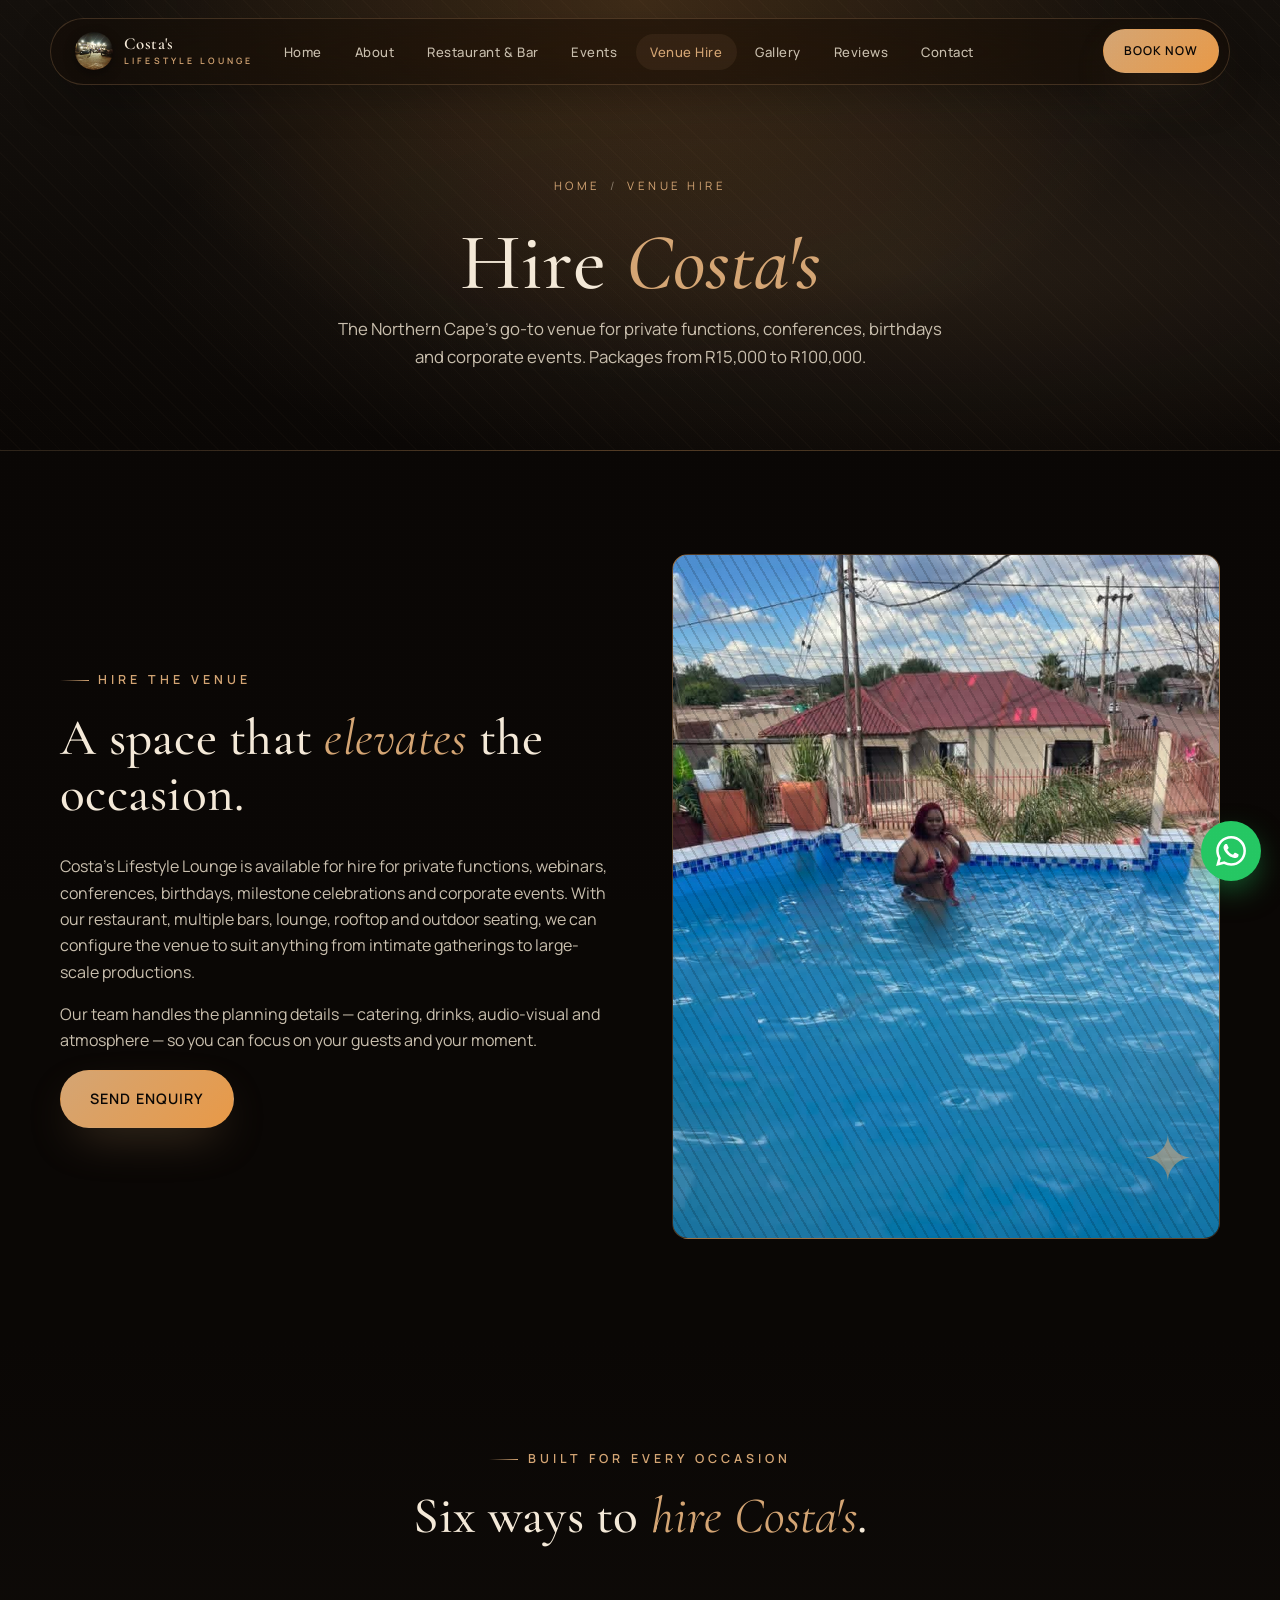
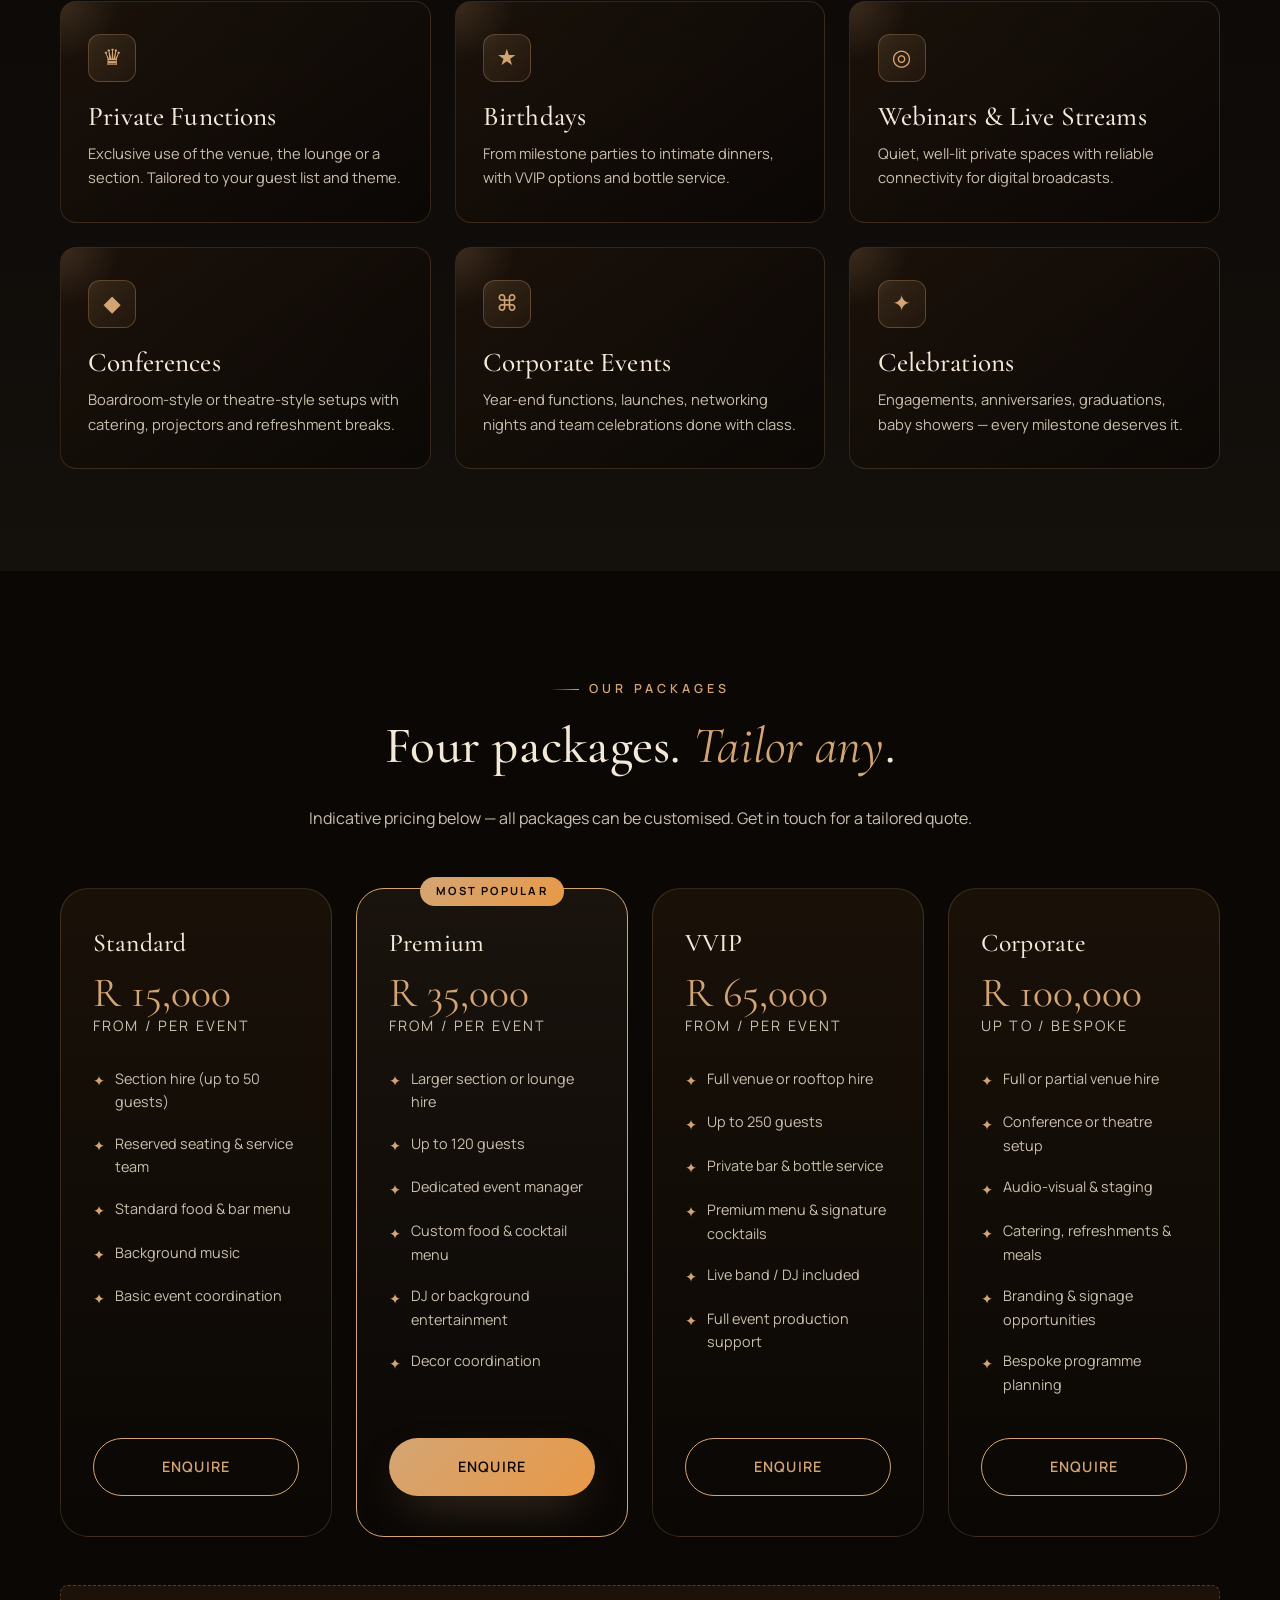
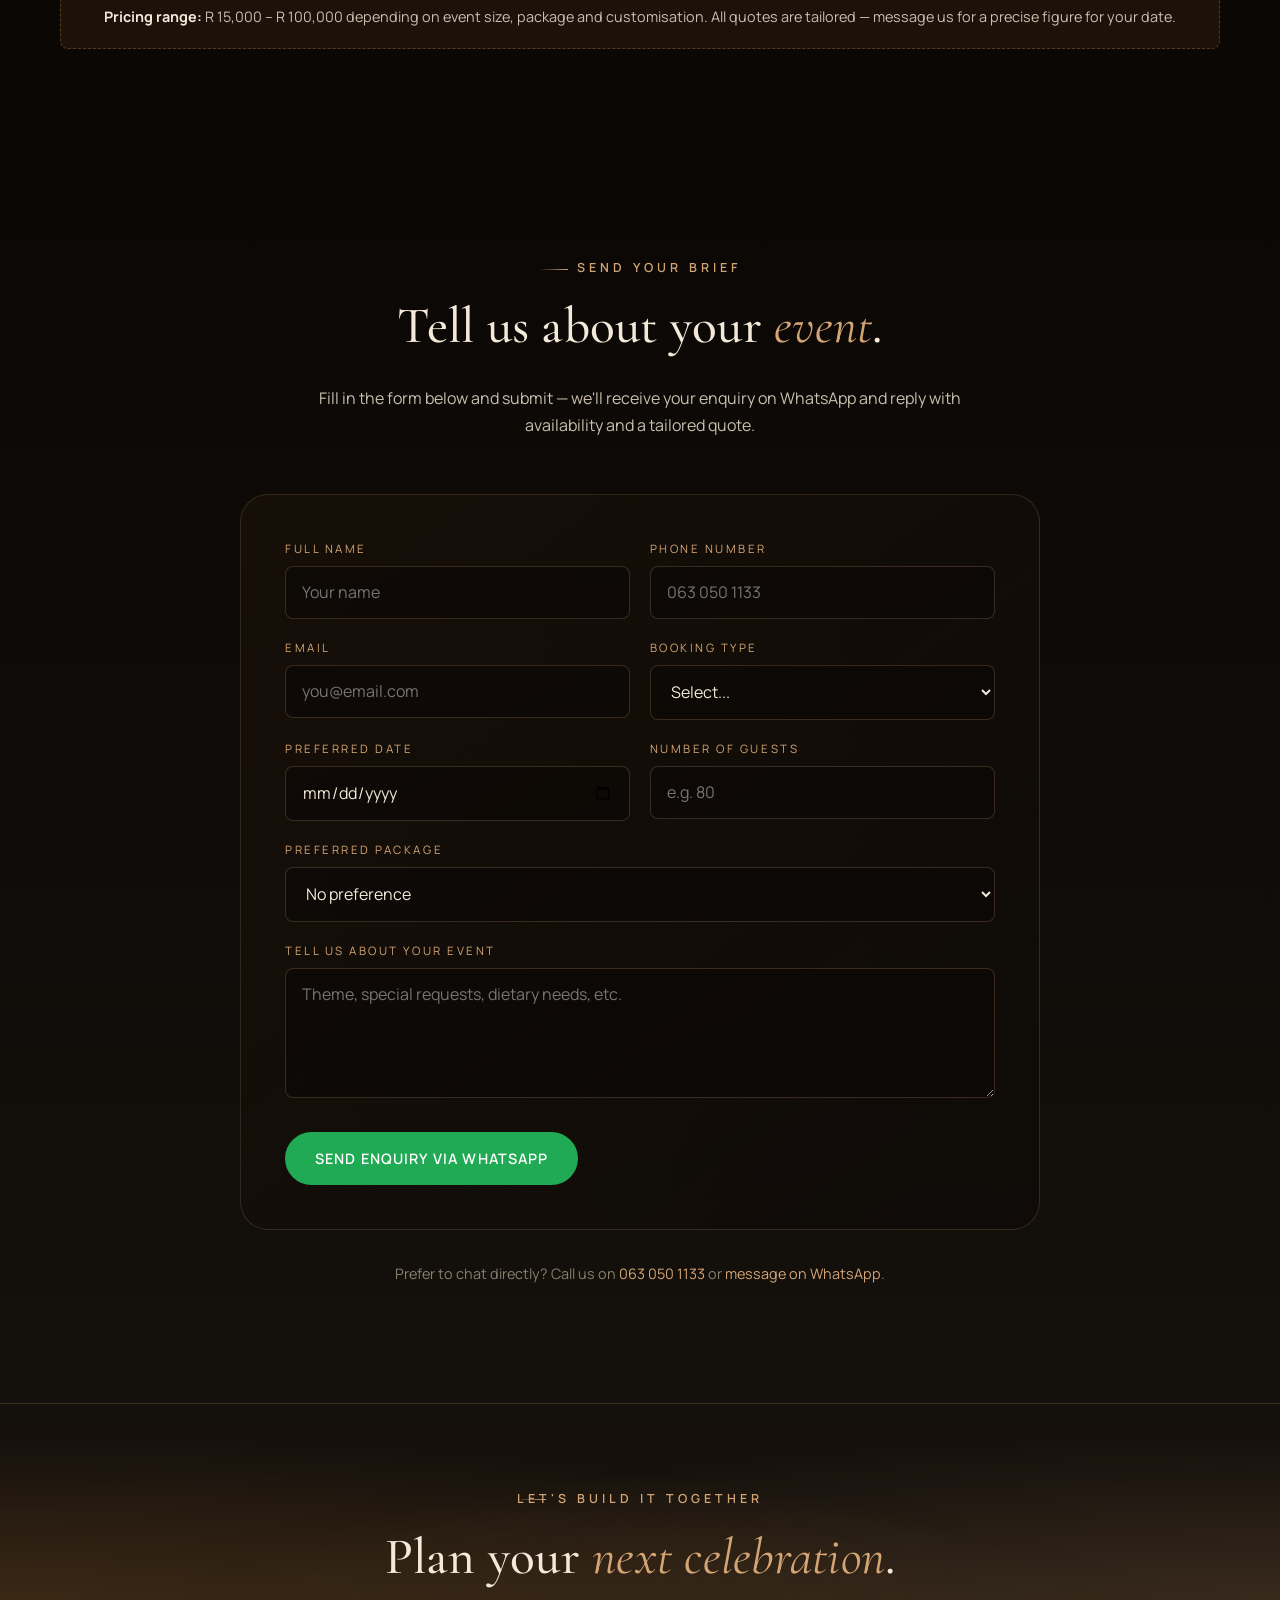
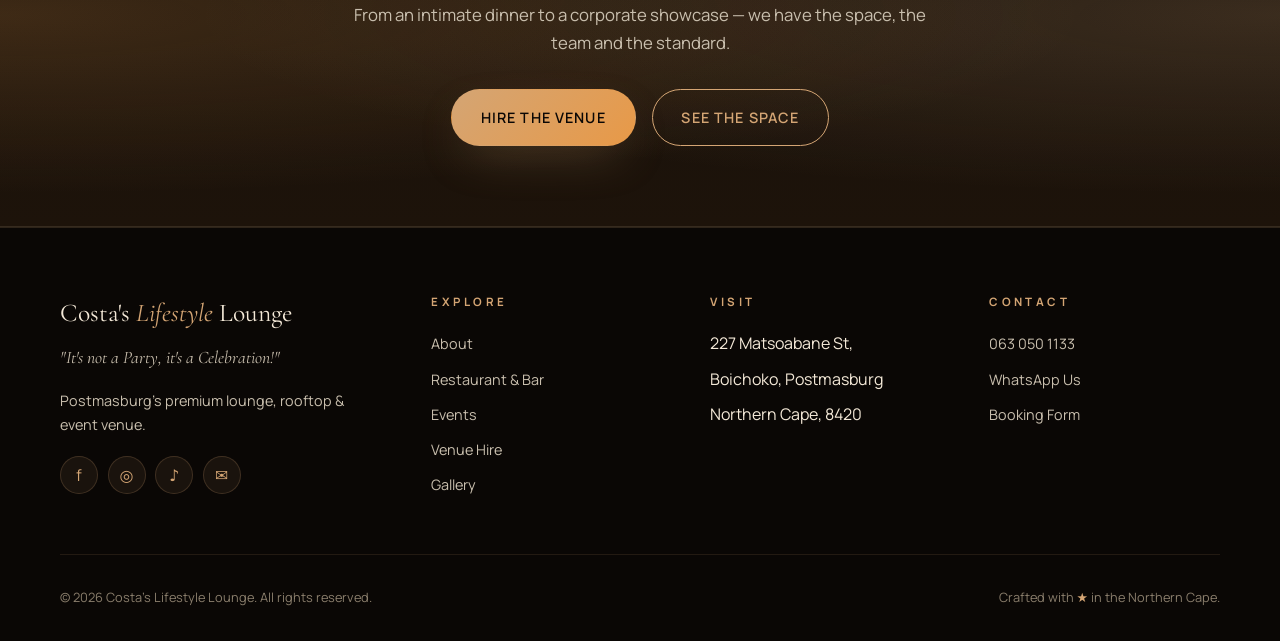
<file: venue-hire.html>
<!DOCTYPE html>
<html lang="en">
<head>
  <meta charset="UTF-8" />
  <meta name="viewport" content="width=device-width, initial-scale=1.0" />
  <title>Venue Hire | Costa's Lifestyle Lounge Postmasburg | Private Functions &amp; Conferences</title>
  <link rel="icon" type="image/png" href="/media/logo/costas-logo.png">
  <meta name="description" content="Hire Costa's Lifestyle Lounge for your private function, birthday, conference, webinar or corporate event. Packages from R15,000 to R100,000 in Postmasburg, Northern Cape." />
  <meta name="keywords" content="venue hire Postmasburg, private functions Postmasburg, conference venue Northern Cape, birthday venue Postmasburg, events venue Northern Cape" />
  <meta property="og:title" content="Venue Hire | Costa's Lifestyle Lounge Postmasburg" />
  <meta property="og:description" content="Hire Costa's Lifestyle Lounge for your private function, birthday, conference or corporate event. Packages from R15,000 to R100,000 in Postmasburg, Northern Cape." />
  <meta property="og:type" content="website" />
  <meta name="theme-color" content="#0a0705" />
  <link rel="preconnect" href="https://fonts.googleapis.com">
  <link rel="preconnect" href="https://fonts.gstatic.com" crossorigin>
  <link href="https://fonts.googleapis.com/css2?family=Cormorant+Garamond:ital,wght@0,400;0,500;0,600;1,400;1,500&family=Manrope:wght@300;400;500;600;700&display=swap" rel="stylesheet">
  <link rel="stylesheet" href="css/styles.css">
</head>
<body>

  <div class="nav-shell">
    <nav class="nav">
      <a href="index.html" class="nav-brand">
        <img class="nav-logo" src="/media/logo/costas-logo.png" alt="Costa's Lifestyle Lounge logo">
        <span class="nav-brand-text">Costa's<small>Lifestyle Lounge</small></span>
      </a>
      <ul class="nav-links">
        <li><a href="index.html">Home</a></li>
        <li><a href="about.html">About</a></li>
        <li><a href="restaurant.html">Restaurant &amp; Bar</a></li>
        <li><a href="events.html">Events</a></li>
        <li><a href="venue-hire.html">Venue Hire</a></li>
        <li><a href="gallery.html">Gallery</a></li>
        <li><a href="reviews.html">Reviews</a></li>
        <li><a href="contact.html">Contact</a></li>
      </ul>
      <div class="nav-cta"><a href="https://wa.me/27630501133?text=Hi%20Costa's,%20I'd%20like%20to%20book%20a%20table." class="btn btn-primary">Book Now</a></div>
      <button class="nav-toggle"><span></span></button>
    </nav>
  </div>
  <div class="mobile-drawer" aria-hidden="true">
    <a href="index.html">Home</a><a href="about.html">About</a>
    <a href="restaurant.html">Restaurant &amp; Bar</a><a href="events.html">Events</a>
    <a href="venue-hire.html">Venue Hire</a><a href="gallery.html">Gallery</a>
    <a href="reviews.html">Reviews</a><a href="contact.html">Contact</a>
    <a href="https://wa.me/27630501133" class="btn btn-primary">Chat on WhatsApp</a>
  </div>

  <!-- PAGE HERO -->
  <section class="page-hero">
    <div class="container">
      <div class="breadcrumb"><a href="index.html">Home</a><span>/</span>Venue Hire</div>
      <h1>Hire <em>Costa's</em></h1>
      <p>The Northern Cape's go-to venue for private functions, conferences, birthdays and corporate events. Packages from R15,000 to R100,000.</p>
    </div>
  </section>

  <!-- INTRO -->
  <section>
    <div class="container">
      <div class="split">
        <div class="reveal">
          <span class="eyebrow">Hire The Venue</span>
          <h2>A space that <em class="italic-display gold">elevates</em> the occasion.</h2>
          <p>
            Costa's Lifestyle Lounge is available for hire for private functions,
            webinars, conferences, birthdays, milestone celebrations and corporate
            events. With our restaurant, multiple bars, lounge, rooftop and outdoor
            seating, we can configure the venue to suit anything from intimate
            gatherings to large-scale productions.
          </p>
          <p>
            Our team handles the planning details — catering, drinks, audio-visual
            and atmosphere — so you can focus on your guests and your moment.
          </p>
          <a href="#booking-form" class="btn btn-primary">Send Enquiry</a>
        </div>
        <div class="split-image reveal" aria-hidden="true">
          <img src="/media/images/pool-day.jpg" alt="Costa's venue and pool area">
        </div>
      </div>
    </div>
  </section>

  <!-- WHAT WE HOST -->
  <section style="background: linear-gradient(180deg, var(--black), var(--rich-black));">
    <div class="container">
      <div class="section-head reveal">
        <span class="eyebrow">Built For Every Occasion</span>
        <h2>Six ways to <em class="italic-display gold">hire Costa's</em>.</h2>
      </div>
      <div class="grid grid-3">
        <div class="card reveal"><div class="card-icon">♛</div><h3>Private Functions</h3><p>Exclusive use of the venue, the lounge or a section. Tailored to your guest list and theme.</p></div>
        <div class="card reveal"><div class="card-icon">★</div><h3>Birthdays</h3><p>From milestone parties to intimate dinners, with VVIP options and bottle service.</p></div>
        <div class="card reveal"><div class="card-icon">◎</div><h3>Webinars &amp; Live Streams</h3><p>Quiet, well-lit private spaces with reliable connectivity for digital broadcasts.</p></div>
        <div class="card reveal"><div class="card-icon">◆</div><h3>Conferences</h3><p>Boardroom-style or theatre-style setups with catering, projectors and refreshment breaks.</p></div>
        <div class="card reveal"><div class="card-icon">⌘</div><h3>Corporate Events</h3><p>Year-end functions, launches, networking nights and team celebrations done with class.</p></div>
        <div class="card reveal"><div class="card-icon">✦</div><h3>Celebrations</h3><p>Engagements, anniversaries, graduations, baby showers — every milestone deserves it.</p></div>
      </div>
    </div>
  </section>

  <!-- PACKAGES -->
  <section>
    <div class="container">
      <div class="section-head reveal">
        <span class="eyebrow">Our Packages</span>
        <h2>Four packages. <em class="italic-display gold">Tailor any</em>.</h2>
        <p>Indicative pricing below — all packages can be customised. Get in touch for a tailored quote.</p>
      </div>

      <div class="grid grid-4" style="grid-template-columns: repeat(auto-fit, minmax(260px, 1fr));">
        <div class="package reveal">
          <h3>Standard</h3>
          <div class="package-price">R 15,000<small>From / Per Event</small></div>
          <ul>
            <li>Section hire (up to 50 guests)</li>
            <li>Reserved seating &amp; service team</li>
            <li>Standard food &amp; bar menu</li>
            <li>Background music</li>
            <li>Basic event coordination</li>
          </ul>
          <a href="https://wa.me/27630501133?text=Hi%20Costa's,%20I'd%20like%20to%20enquire%20about%20the%20Standard%20package." class="btn btn-outline-gold">Enquire</a>
        </div>

        <div class="package featured reveal">
          <h3>Premium</h3>
          <div class="package-price">R 35,000<small>From / Per Event</small></div>
          <ul>
            <li>Larger section or lounge hire</li>
            <li>Up to 120 guests</li>
            <li>Dedicated event manager</li>
            <li>Custom food &amp; cocktail menu</li>
            <li>DJ or background entertainment</li>
            <li>Decor coordination</li>
          </ul>
          <a href="https://wa.me/27630501133?text=Hi%20Costa's,%20I'd%20like%20to%20enquire%20about%20the%20Premium%20package." class="btn btn-primary">Enquire</a>
        </div>

        <div class="package reveal">
          <h3>VVIP</h3>
          <div class="package-price">R 65,000<small>From / Per Event</small></div>
          <ul>
            <li>Full venue or rooftop hire</li>
            <li>Up to 250 guests</li>
            <li>Private bar &amp; bottle service</li>
            <li>Premium menu &amp; signature cocktails</li>
            <li>Live band / DJ included</li>
            <li>Full event production support</li>
          </ul>
          <a href="https://wa.me/27630501133?text=Hi%20Costa's,%20I'd%20like%20to%20enquire%20about%20the%20VVIP%20package." class="btn btn-outline-gold">Enquire</a>
        </div>

        <div class="package reveal">
          <h3>Corporate</h3>
          <div class="package-price">R 100,000<small>Up To / Bespoke</small></div>
          <ul>
            <li>Full or partial venue hire</li>
            <li>Conference or theatre setup</li>
            <li>Audio-visual &amp; staging</li>
            <li>Catering, refreshments &amp; meals</li>
            <li>Branding &amp; signage opportunities</li>
            <li>Bespoke programme planning</li>
          </ul>
          <a href="https://wa.me/27630501133?text=Hi%20Costa's,%20I'd%20like%20to%20enquire%20about%20the%20Corporate%20package." class="btn btn-outline-gold">Enquire</a>
        </div>
      </div>

      <div class="menu-note reveal" style="margin-top: 3rem;">
        <strong style="color: var(--cream);">Pricing range:</strong> R 15,000 – R 100,000 depending on event size, package and customisation. All quotes are tailored — message us for a precise figure for your date.
      </div>
    </div>
  </section>

  <!-- BOOKING FORM -->
  <section id="booking-form" style="background: linear-gradient(180deg, var(--black), var(--rich-black));">
    <div class="container">
      <div class="section-head reveal">
        <span class="eyebrow">Send Your Brief</span>
        <h2>Tell us about your <em class="italic-display gold">event</em>.</h2>
        <p>Fill in the form below and submit — we'll receive your enquiry on WhatsApp and reply with availability and a tailored quote.</p>
      </div>

      <form class="form reveal" data-whatsapp style="max-width: 800px; margin: 0 auto;">
        <div class="form-row">
          <div>
            <label for="full-name">Full Name</label>
            <input type="text" id="full-name" name="full-name" required placeholder="Your name" />
          </div>
          <div>
            <label for="phone">Phone Number</label>
            <input type="tel" id="phone" name="phone" required placeholder="063 050 1133" />
          </div>
        </div>
        <div class="form-row">
          <div>
            <label for="email">Email</label>
            <input type="email" id="email" name="email" required placeholder="you@email.com" />
          </div>
          <div>
            <label for="booking-type">Booking Type</label>
            <select id="booking-type" name="booking-type" required>
              <option value="">Select...</option>
              <option>Private Function</option>
              <option>Birthday</option>
              <option>Webinar / Live Stream</option>
              <option>Conference</option>
              <option>Corporate Event</option>
              <option>Celebration</option>
              <option>Other</option>
            </select>
          </div>
        </div>
        <div class="form-row">
          <div>
            <label for="date">Preferred Date</label>
            <input type="date" id="date" name="date" required />
          </div>
          <div>
            <label for="guests">Number of Guests</label>
            <input type="number" id="guests" name="guests" min="1" required placeholder="e.g. 80" />
          </div>
        </div>
        <div>
          <label for="package">Preferred Package</label>
          <select id="package" name="package">
            <option value="">No preference</option>
            <option>Standard (from R15,000)</option>
            <option>Premium (from R35,000)</option>
            <option>VVIP (from R65,000)</option>
            <option>Corporate / Conference (up to R100,000)</option>
          </select>
        </div>
        <div>
          <label for="message">Tell Us About Your Event</label>
          <textarea id="message" name="message" required placeholder="Theme, special requests, dietary needs, etc."></textarea>
        </div>
        <button type="submit" class="btn btn-whatsapp">Send Enquiry via WhatsApp</button>
      </form>

      <p class="center-text" style="margin-top: 2rem; font-size: .9rem; color: var(--muted);">
        Prefer to chat directly? Call us on <a href="tel:+27630501133" class="gold">063 050 1133</a> or
        <a href="https://wa.me/27630501133" class="gold">message on WhatsApp</a>.
      </p>
    </div>
  </section>

  <!-- CTA -->
  <section class="cta-strip">
    <div class="container reveal">
      <span class="eyebrow" style="padding-left: 0;">Let's Build It Together</span>
      <h2>Plan your <em class="italic-display gold">next celebration</em>.</h2>
      <p>From an intimate dinner to a corporate showcase — we have the space, the team and the standard.</p>
      <div class="cta-actions">
        <a href="https://wa.me/27630501133?text=Hi%20Costa's,%20I'd%20like%20to%20hire%20the%20venue." class="btn btn-primary">Hire the Venue</a>
        <a href="gallery.html" class="btn btn-outline-gold">See the Space</a>
      </div>
    </div>
  </section>

  <footer class="footer">
    <div class="container">
      <div class="footer-grid">
        <div>
          <div class="footer-brand-name">Costa's <em>Lifestyle</em> Lounge</div>
          <p class="footer-tagline">"It's not a Party, it's a Celebration!"</p>
          <p style="font-size: .9rem; margin-top: 1rem;">Postmasburg's premium lounge, rooftop &amp; event venue.</p>
          <div class="socials">
            <a href="https://www.facebook.com/costaslifestylelounge" target="_blank" rel="noopener">f</a>
            <a href="https://www.instagram.com/explore/locations/costaslifestylelounge" target="_blank" rel="noopener">◎</a>
            <a href="https://www.tiktok.com/discover/costas-lifestyle-lounge" target="_blank" rel="noopener">♪</a>
            <a href="https://wa.me/27630501133" target="_blank" rel="noopener">✉</a>
          </div>
        </div>
        <div>
          <h5>Explore</h5>
          <ul>
            <li><a href="about.html">About</a></li>
            <li><a href="restaurant.html">Restaurant &amp; Bar</a></li>
            <li><a href="events.html">Events</a></li>
            <li><a href="venue-hire.html">Venue Hire</a></li>
            <li><a href="gallery.html">Gallery</a></li>
          </ul>
        </div>
        <div>
          <h5>Visit</h5>
          <ul>
            <li>227 Matsoabane St,</li>
            <li>Boichoko, Postmasburg</li>
            <li>Northern Cape, 8420</li>
          </ul>
        </div>
        <div>
          <h5>Contact</h5>
          <ul>
            <li><a href="tel:+27630501133">063 050 1133</a></li>
            <li><a href="https://wa.me/27630501133">WhatsApp Us</a></li>
            <li><a href="contact.html">Booking Form</a></li>
          </ul>
        </div>
      </div>
      <div class="footer-bottom">
        <span>© <span data-year>2026</span> Costa's Lifestyle Lounge. All rights reserved.</span>
        <span>Crafted with <em>★</em> in the Northern Cape.</span>
      </div>
    </div>
  </footer>

  <a href="https://wa.me/27630501133" class="whatsapp-float" target="_blank" rel="noopener">
    <svg viewBox="0 0 24 24" fill="currentColor"><path d="M17.472 14.382c-.297-.149-1.758-.867-2.03-.967-.273-.099-.471-.148-.67.15-.197.297-.767.966-.94 1.164-.173.199-.347.223-.644.075-.297-.15-1.255-.463-2.39-1.475-.883-.788-1.48-1.761-1.653-2.059-.173-.297-.018-.458.13-.606.134-.133.298-.347.446-.52.149-.174.198-.298.298-.497.099-.198.05-.371-.025-.52-.075-.149-.669-1.612-.916-2.207-.242-.579-.487-.5-.669-.51-.173-.008-.371-.01-.57-.01-.198 0-.52.074-.792.372-.272.297-1.04 1.016-1.04 2.479 0 1.462 1.065 2.875 1.213 3.074.149.198 2.096 3.2 5.077 4.487.709.306 1.262.489 1.694.625.712.227 1.36.195 1.871.118.571-.085 1.758-.719 2.006-1.413.248-.694.248-1.289.173-1.413-.074-.124-.272-.198-.57-.347m-5.421 7.403h-.004a9.87 9.87 0 01-5.031-1.378l-.361-.214-3.741.982.998-3.648-.235-.374a9.86 9.86 0 01-1.51-5.26c.001-5.45 4.436-9.884 9.888-9.884 2.64 0 5.122 1.03 6.988 2.898a9.825 9.825 0 012.893 6.994c-.003 5.45-4.437 9.884-9.885 9.884m8.413-18.297A11.815 11.815 0 0012.05 0C5.495 0 .16 5.335.157 11.892c0 2.096.547 4.142 1.588 5.945L.057 24l6.305-1.654a11.882 11.882 0 005.683 1.448h.005c6.554 0 11.89-5.335 11.893-11.893a11.821 11.821 0 00-3.48-8.413z"/></svg>
  </a>
  <script src="js/main.js"></script>
</body>
</html>
</file>
<file: css/styles.css>
/* =====================================================================
   COSTA'S LIFESTYLE LOUNGE — Master Stylesheet
   Luxury dark theme · gold + warm orange accents · premium nightlife feel
   ===================================================================== */

/* ---------- Design Tokens ---------- */
:root {
  /* Colours */
  --black:        #0a0705;
  --rich-black:   #14100c;
  --deep-brown:   #1d130a;
  --warm-brown:   #3d2817;
  --gold:         #d4a574;
  --bright-gold:  #e8c688;
  --gold-line:    #b08850;
  --orange:       #e89947;
  --orange-warm:  #d97f2c;
  --cream:        #f4e9d8;
  --muted-cream:  #c9bfae;
  --muted:        #8a7e6c;

  /* Type */
  --display: 'Cormorant Garamond', 'Playfair Display', Georgia, serif;
  --body:    'Manrope', 'Inter', system-ui, sans-serif;
  --mono:    'JetBrains Mono', ui-monospace, monospace;

  /* Layout */
  --maxw: 1240px;
  --gutter: clamp(1.25rem, 4vw, 2.5rem);
  --radius-sm: 8px;
  --radius:    16px;
  --radius-lg: 28px;

  /* Effects */
  --shadow-soft: 0 12px 40px -12px rgba(0,0,0,.6);
  --shadow-gold: 0 18px 48px -16px rgba(212,165,116,.35);
  --glass: rgba(20, 14, 8, 0.55);
  --glass-border: rgba(212, 165, 116, 0.22);

  --ease: cubic-bezier(.2,.7,.2,1);
}

/* ---------- Reset ---------- */
*, *::before, *::after { box-sizing: border-box; }
html { scroll-behavior: smooth; -webkit-text-size-adjust: 100%; }
body {
  margin: 0;
  font-family: var(--body);
  font-size: 16px;
  line-height: 1.65;
  color: var(--cream);
  background: var(--black);
  overflow-x: hidden;
  -webkit-font-smoothing: antialiased;
}
img, video { max-width: 100%; display: block; }
a { color: inherit; text-decoration: none; transition: color .3s var(--ease); }
button { font-family: inherit; cursor: pointer; }
ul { list-style: none; padding: 0; margin: 0; }

/* Subtle ambient grain over the whole site for premium texture */
body::before {
  content: "";
  position: fixed;
  inset: 0;
  pointer-events: none;
  z-index: 9999;
  opacity: .035;
  mix-blend-mode: overlay;
  background-image:
    radial-gradient(rgba(255,255,255,.6) 1px, transparent 1px);
  background-size: 3px 3px;
}

/* ---------- Typography ---------- */
h1, h2, h3, h4 {
  font-family: var(--display);
  font-weight: 500;
  line-height: 1.1;
  letter-spacing: .005em;
  margin: 0 0 .6em;
  color: var(--cream);
}
h1 { font-size: clamp(2.4rem, 6vw, 4.8rem); }
h2 { font-size: clamp(1.9rem, 4.2vw, 3.2rem); }
h3 { font-size: clamp(1.3rem, 2.4vw, 1.7rem); }
p  { margin: 0 0 1em; color: var(--muted-cream); }

.eyebrow {
  display: inline-block;
  font-family: var(--body);
  font-size: .78rem;
  font-weight: 600;
  letter-spacing: .32em;
  text-transform: uppercase;
  color: var(--gold);
  margin-bottom: 1.2rem;
  position: relative;
  padding-left: 2.4rem;
}
.eyebrow::before {
  content: "";
  position: absolute;
  left: 0; top: 50%;
  width: 1.8rem; height: 1px;
  background: linear-gradient(90deg, transparent, var(--gold));
}

.gold       { color: var(--gold); }
.text-cream { color: var(--cream); }
.italic-display { font-family: var(--display); font-style: italic; font-weight: 400; }

/* ---------- Layout ---------- */
.container {
  width: 100%;
  max-width: var(--maxw);
  margin: 0 auto;
  padding: 0 var(--gutter);
}
section { padding: clamp(4rem, 8vw, 7rem) 0; position: relative; }
.section-head { text-align: center; max-width: 720px; margin: 0 auto 3.5rem; }

/* ---------- Buttons ---------- */
.btn {
  display: inline-flex;
  align-items: center;
  gap: .65rem;
  padding: 1rem 1.8rem;
  border-radius: 999px;
  font-size: .9rem;
  font-weight: 600;
  letter-spacing: .08em;
  text-transform: uppercase;
  border: 1px solid transparent;
  transition: transform .35s var(--ease), background .35s var(--ease), color .35s var(--ease), box-shadow .35s var(--ease), border-color .35s var(--ease);
  white-space: nowrap;
}
.btn:hover { transform: translateY(-2px); }

.btn-primary {
  background: linear-gradient(135deg, var(--gold) 0%, var(--orange) 100%);
  color: var(--black);
  box-shadow: var(--shadow-gold);
}
.btn-primary:hover { box-shadow: 0 22px 60px -16px rgba(232,153,71,.55); }

.btn-ghost {
  background: transparent;
  color: var(--cream);
  border-color: rgba(244,233,216,.35);
}
.btn-ghost:hover { border-color: var(--gold); color: var(--gold); }

.btn-outline-gold {
  background: transparent;
  color: var(--gold);
  border-color: var(--gold);
}
.btn-outline-gold:hover { background: var(--gold); color: var(--black); }

.btn-whatsapp {
  background: #1faa53;
  color: #fff;
}
.btn-whatsapp:hover { background: #25c763; box-shadow: 0 18px 48px -14px rgba(37,211,102,.55); }

.btn-arrow::after {
  content: "→";
  display: inline-block;
  transition: transform .35s var(--ease);
}
.btn-arrow:hover::after { transform: translateX(5px); }

/* ---------- Floating Navigation (glass, rounded) ---------- */
.nav-shell {
  position: fixed;
  top: 1.1rem;
  left: 50%;
  transform: translateX(-50%);
  width: calc(100% - 1.5rem);
  max-width: 1180px;
  z-index: 1000;
  transition: top .4s var(--ease);
}
.nav {
  display: flex;
  align-items: center;
  justify-content: space-between;
  gap: 1rem;
  padding: .65rem .65rem .65rem 1.5rem;
  background: var(--glass);
  border: 1px solid var(--glass-border);
  border-radius: 999px;
  backdrop-filter: blur(22px) saturate(140%);
  -webkit-backdrop-filter: blur(22px) saturate(140%);
  box-shadow: 0 16px 50px -22px rgba(0,0,0,.7);
}
.nav-brand {
  display: flex;
  align-items: center;
  gap: .7rem;
  flex-shrink: 0;
}
.nav-brand-mark {
  width: 38px; height: 38px;
  border-radius: 50%;
  background: linear-gradient(135deg, var(--gold), var(--orange));
  display: grid; place-items: center;
  color: var(--black);
  font-family: var(--display);
  font-size: 1.2rem;
  font-weight: 700;
  letter-spacing: -.02em;
  box-shadow: inset 0 0 0 1px rgba(0,0,0,.15), 0 4px 12px rgba(0,0,0,.4);
}
.nav-logo {
  width: 38px; height: 38px;
  border-radius: 50%;
  object-fit: cover;
  flex-shrink: 0;
  box-shadow: 0 4px 12px rgba(0,0,0,.4);
}
.nav-brand-text {
  font-family: var(--display);
  font-size: 1.05rem;
  font-weight: 600;
  letter-spacing: .04em;
  color: var(--cream);
  line-height: 1;
}
.nav-brand-text small {
  display: block;
  font-family: var(--body);
  font-size: .55rem;
  letter-spacing: .35em;
  text-transform: uppercase;
  color: var(--gold);
  margin-top: .25rem;
}
.nav-links {
  display: flex;
  align-items: center;
  gap: .25rem;
}
.nav-links a {
  position: relative;
  padding: .55rem .9rem;
  font-size: .82rem;
  font-weight: 500;
  letter-spacing: .04em;
  color: var(--muted-cream);
  border-radius: 999px;
  transition: color .3s var(--ease), background .3s var(--ease);
}
.nav-links a:hover { color: var(--cream); }
.nav-links a.active {
  color: var(--gold);
  background: rgba(212, 165, 116, 0.08);
}
.nav-cta { margin-left: auto; }
.nav-cta .btn { padding: .7rem 1.25rem; font-size: .76rem; }

.nav-toggle {
  display: none;
  width: 44px; height: 44px;
  border-radius: 50%;
  background: rgba(244,233,216,.06);
  border: 1px solid var(--glass-border);
  color: var(--cream);
  align-items: center;
  justify-content: center;
}
.nav-toggle span {
  display: block; width: 18px; height: 1.5px;
  background: var(--cream);
  position: relative;
}
.nav-toggle span::before,
.nav-toggle span::after {
  content: ""; position: absolute; left: 0;
  width: 100%; height: 1.5px; background: var(--cream);
  transition: transform .3s var(--ease), top .3s var(--ease);
}
.nav-toggle span::before { top: -6px; }
.nav-toggle span::after  { top: 6px;  }
body.menu-open .nav-toggle span { background: transparent; }
body.menu-open .nav-toggle span::before { top: 0; transform: rotate(45deg); }
body.menu-open .nav-toggle span::after  { top: 0; transform: rotate(-45deg); }

/* Mobile drawer */
@media (max-width: 960px) {
  .nav-links, .nav-cta { display: none; }
  .nav-toggle { display: inline-flex; }
  .mobile-drawer {
    position: fixed;
    inset: 0;
    background: rgba(10, 7, 5, 0.97);
    backdrop-filter: blur(18px);
    z-index: 999;
    padding: 6rem 2rem 2rem;
    transform: translateY(-120%);
    transition: transform .5s var(--ease);
    display: flex;
    flex-direction: column;
    gap: .25rem;
    overflow-y: auto;
  }
  body.menu-open .mobile-drawer { transform: translateY(0); }
  .mobile-drawer a {
    font-family: var(--display);
    font-size: 2rem;
    color: var(--cream);
    padding: .75rem 0;
    border-bottom: 1px solid rgba(212,165,116,.12);
  }
  .mobile-drawer a.active { color: var(--gold); }
  .mobile-drawer .btn { margin-top: 1.5rem; align-self: flex-start; }
}
.mobile-drawer { display: none; }
@media (max-width: 960px) { .mobile-drawer { display: flex; } }

/* ---------- Floating WhatsApp Button ---------- */
.whatsapp-float {
  position: fixed;
  right: 1.2rem;
  bottom: 1.2rem;
  width: 60px; height: 60px;
  border-radius: 50%;
  background: #25c763;
  color: #fff;
  display: grid; place-items: center;
  box-shadow: 0 12px 32px -6px rgba(37,211,102,.5), 0 0 0 0 rgba(37,211,102,.6);
  z-index: 998;
  animation: pulse 2.4s infinite;
  transition: transform .3s var(--ease);
}
.whatsapp-float:hover { transform: scale(1.08); color: #fff; }
.whatsapp-float svg { width: 30px; height: 30px; }
@keyframes pulse {
  0%   { box-shadow: 0 12px 32px -6px rgba(37,211,102,.5), 0 0 0 0 rgba(37,211,102,.6); }
  70%  { box-shadow: 0 12px 32px -6px rgba(37,211,102,.5), 0 0 0 18px rgba(37,211,102,0); }
  100% { box-shadow: 0 12px 32px -6px rgba(37,211,102,.5), 0 0 0 0 rgba(37,211,102,0); }
}

/* ---------- HERO (Home: full-screen video bg) ---------- */
.hero {
  position: relative;
  min-height: 100vh;
  min-height: 100svh;
  display: grid;
  place-items: center;
  text-align: center;
  overflow: hidden;
  isolation: isolate;
  padding: 6rem 1.25rem 3rem;
}
.hero-bg-video {
  position: absolute;
  inset: 0;
  width: 100%;
  height: 100%;
  object-fit: cover;
  z-index: 0;
}
/* Fallback image when no video plays */
.hero-fallback {
  position: absolute;
  inset: 0;
  z-index: 0;
  background:
    url('/media/images/pool-night.jpg') center/cover no-repeat,
    linear-gradient(180deg, #1a0f08 0%, #0a0705 100%);
}
.hero-fallback::after {
  content: "";
  position: absolute;
  inset: 0;
  background-image:
    repeating-linear-gradient(45deg, rgba(212,165,116,.04) 0 2px, transparent 2px 18px);
  opacity: .6;
}
.hero-overlay {
  position: absolute;
  inset: 0;
  z-index: 1;
  background:
    radial-gradient(ellipse at center, rgba(10,7,5,.35) 0%, rgba(10,7,5,.78) 70%, rgba(10,7,5,.95) 100%),
    linear-gradient(180deg, rgba(10,7,5,.5) 0%, transparent 30%, transparent 70%, rgba(10,7,5,.85) 100%);
}

.hero-inner { max-width: 900px; position: relative; z-index: 2; }
.hero-scroll { position: absolute; z-index: 2; }
.hero-mark {
  width: 140px; height: 140px;
  margin: 0 auto 1.5rem;
  border-radius: 50%;
  background:
    linear-gradient(135deg, rgba(212,165,116,.15), rgba(232,153,71,.1)),
    radial-gradient(circle at 50% 40%, var(--rich-black), var(--black));
  border: 1.5px solid var(--gold);
  display: grid; place-items: center;
  box-shadow: 0 20px 60px -10px rgba(0,0,0,.7), inset 0 0 0 6px rgba(10,7,5,.85), inset 0 0 0 7px rgba(212,165,116,.4);
  position: relative;
  /* REPLACE: replace inner .hero-mark-letter with <img src="/public/media/logo/logo.png" alt="Costa's Logo"> */
}
.hero-mark-letter {
  font-family: var(--display);
  font-size: 4rem;
  font-style: italic;
  color: var(--gold);
  line-height: 1;
  text-shadow: 0 4px 18px rgba(212,165,116,.4);
}
.hero-mark::before, .hero-mark::after {
  content: "";
  position: absolute;
  width: 70px; height: 1px;
  background: linear-gradient(90deg, transparent, var(--gold), transparent);
  top: 50%;
}
.hero-mark::before { right: 100%; margin-right: 1.5rem; }
.hero-mark::after  { left: 100%;  margin-left: 1.5rem; }

.hero-name {
  font-family: var(--display);
  font-size: clamp(2.8rem, 9vw, 6rem);
  font-weight: 500;
  letter-spacing: .02em;
  margin: 0 0 .3rem;
  background: linear-gradient(180deg, #fff 0%, var(--cream) 35%, var(--gold) 100%);
  -webkit-background-clip: text;
  background-clip: text;
  color: transparent;
  text-shadow: 0 4px 30px rgba(0,0,0,.6);
}
.hero-name em { font-style: italic; font-weight: 400; }

.hero-tagline {
  display: inline-block;
  font-family: var(--display);
  font-style: italic;
  font-size: clamp(1.05rem, 2.4vw, 1.6rem);
  color: var(--gold);
  margin-bottom: 2rem;
  position: relative;
  padding: 0 2.5rem;
}
.hero-tagline::before, .hero-tagline::after {
  content: "✦";
  position: absolute;
  top: 50%;
  transform: translateY(-50%);
  font-size: .7em;
  color: var(--orange);
}
.hero-tagline::before { left: 0; }
.hero-tagline::after  { right: 0; }

.hero-sub {
  max-width: 640px;
  margin: 0 auto 2.5rem;
  font-size: clamp(1rem, 1.6vw, 1.15rem);
  color: var(--muted-cream);
  letter-spacing: .01em;
}
.hero-cta {
  display: flex; flex-wrap: wrap;
  gap: 1rem; justify-content: center;
}
.hero-scroll {
  position: absolute;
  bottom: 1.5rem; left: 50%;
  transform: translateX(-50%);
  font-size: .7rem; letter-spacing: .35em;
  text-transform: uppercase;
  color: var(--muted-cream);
  display: flex;
  flex-direction: column;
  align-items: center;
  gap: .8rem;
}
.hero-scroll::after {
  content: "";
  width: 1px; height: 36px;
  background: linear-gradient(180deg, var(--gold), transparent);
  animation: scroll-line 2s var(--ease) infinite;
}
@keyframes scroll-line {
  0%   { transform: scaleY(0); transform-origin: top; }
  50%  { transform: scaleY(1); transform-origin: top; }
  51%  { transform-origin: bottom; }
  100% { transform: scaleY(0); transform-origin: bottom; }
}

/* ---------- Page Hero (sub-pages) ---------- */
.page-hero {
  position: relative;
  padding: 11rem 0 5rem;
  text-align: center;
  background:
    radial-gradient(ellipse at top, rgba(232,153,71,.2), transparent 60%),
    radial-gradient(ellipse at 70% 60%, rgba(212,165,116,.12), transparent 60%),
    linear-gradient(180deg, var(--rich-black), var(--black));
  border-bottom: 1px solid rgba(212,165,116,.14);
  overflow: hidden;
}
.page-hero::before {
  content: "";
  position: absolute; inset: 0;
  background-image:
    repeating-linear-gradient(45deg, rgba(212,165,116,.025) 0 1px, transparent 1px 14px);
  pointer-events: none;
}
.page-hero h1 {
  font-size: clamp(2.6rem, 6.5vw, 5rem);
  margin-bottom: .5rem;
}
.page-hero h1 em { font-style: italic; color: var(--gold); }
.page-hero p {
  max-width: 620px;
  margin: 0 auto;
  font-size: 1.05rem;
  color: var(--muted-cream);
}
.breadcrumb {
  font-size: .72rem;
  letter-spacing: .3em;
  text-transform: uppercase;
  color: var(--gold);
  margin-bottom: 1.5rem;
}
.breadcrumb span { color: var(--muted); margin: 0 .6rem; }

/* ---------- Slideshow (Hero carousel) ---------- */
.slideshow {
  position: relative;
  border-radius: var(--radius-lg);
  overflow: hidden;
  aspect-ratio: 16/9;
  background: var(--rich-black);
  box-shadow: var(--shadow-soft), inset 0 0 0 1px rgba(212,165,116,.18);
}
.slides { position: relative; width: 100%; height: 100%; }
.slide {
  position: absolute;
  inset: 0;
  opacity: 0;
  transform: scale(1.04);
  transition: opacity 1.1s var(--ease), transform 6s var(--ease);
  display: grid;
  align-items: end;
}
.slide.active {
  opacity: 1;
  transform: scale(1);
}
.slide img,
.slide .slide-bg {
  position: absolute;
  inset: 0;
  width: 100%; height: 100%;
  object-fit: cover;
}
.slide .slide-overlay {
  position: relative;
  z-index: 2;
  padding: 2.5rem;
  background: linear-gradient(0deg, rgba(10,7,5,.9), rgba(10,7,5,0));
}
.slide .slide-overlay h3 {
  font-size: clamp(1.4rem, 3vw, 2.2rem);
  margin-bottom: .3rem;
}
.slide .slide-overlay p { color: var(--gold); font-size: .85rem; letter-spacing: .2em; text-transform: uppercase; margin: 0; }
.slide-bg {
  background-size: cover;
  background-position: center;
  width: 100%;
  height: 100%;
}
.slide-bg[src] {
  object-fit: cover;
  object-position: center;
}
/* Procedural placeholder backgrounds (replace with real photos) - only for divs without src */
div.slide-bg.bg-1 {
  background:
    linear-gradient(135deg, rgba(232,153,71,.4), rgba(20,14,8,.85)),
    radial-gradient(circle at 30% 40%, #d97f2c, #2a1d12 70%);
}
div.slide-bg.bg-2 {
  background:
    linear-gradient(135deg, rgba(212,165,116,.35), rgba(10,7,5,.8)),
    radial-gradient(circle at 70% 60%, #b08850, #1a0f08 70%);
}
div.slide-bg.bg-3 {
  background:
    linear-gradient(135deg, rgba(232,153,71,.3), rgba(10,7,5,.85)),
    radial-gradient(circle at 50% 30%, #d4a574, #14100c 70%);
}
div.slide-bg.bg-4 {
  background:
    linear-gradient(135deg, rgba(232,153,71,.45), rgba(10,7,5,.85)),
    radial-gradient(circle at 30% 70%, #e89947, #1d130a 70%);
}
div.slide-bg.bg-5 {
  background:
    linear-gradient(135deg, rgba(176,136,80,.4), rgba(10,7,5,.85)),
    radial-gradient(circle at 60% 40%, #b08850, #2a1d12 70%);
}
div.slide-bg.bg-6 {
  background:
    linear-gradient(135deg, rgba(232,153,71,.35), rgba(10,7,5,.85)),
    radial-gradient(circle at 40% 60%, #d97f2c, #14100c 70%);
}

.slide-arrows {
  position: absolute;
  top: 50%;
  transform: translateY(-50%);
  width: 100%;
  display: flex;
  justify-content: space-between;
  padding: 0 1rem;
  pointer-events: none;
  z-index: 5;
}
.slide-arrow {
  width: 50px; height: 50px;
  border-radius: 50%;
  background: rgba(20,14,8,.6);
  border: 1px solid rgba(212,165,116,.3);
  color: var(--cream);
  backdrop-filter: blur(12px);
  display: grid; place-items: center;
  font-size: 1.3rem;
  pointer-events: auto;
  transition: background .3s, color .3s;
}
.slide-arrow:hover { background: var(--gold); color: var(--black); }

.slide-dots {
  position: absolute;
  bottom: 1.25rem;
  left: 50%;
  transform: translateX(-50%);
  display: flex;
  gap: .5rem;
  z-index: 5;
}
.slide-dot {
  width: 8px; height: 8px;
  border-radius: 50%;
  background: rgba(244,233,216,.4);
  border: none;
  cursor: pointer;
  transition: background .3s, width .3s;
}
.slide-dot.active { background: var(--gold); width: 28px; border-radius: 4px; }

/* ---------- Cards / Service Grids ---------- */
.grid {
  display: grid;
  gap: 1.5rem;
  grid-template-columns: repeat(auto-fit, minmax(260px, 1fr));
}
.grid-3 { grid-template-columns: repeat(auto-fit, minmax(280px, 1fr)); }
.grid-4 { grid-template-columns: repeat(auto-fit, minmax(220px, 1fr)); }

.card {
  position: relative;
  background: linear-gradient(145deg, rgba(29,19,10,.85), rgba(10,7,5,.85));
  border: 1px solid rgba(212,165,116,.18);
  border-radius: var(--radius);
  padding: 2rem 1.7rem;
  overflow: hidden;
  transition: transform .4s var(--ease), border-color .4s var(--ease), box-shadow .4s var(--ease);
}
.card:hover {
  transform: translateY(-4px);
  border-color: rgba(212,165,116,.5);
  box-shadow: var(--shadow-gold);
}
.card::after {
  content: "";
  position: absolute;
  top: 0; left: 0;
  width: 60px; height: 60px;
  background: radial-gradient(circle at top left, rgba(212,165,116,.18), transparent 70%);
  pointer-events: none;
}
.card .card-num {
  font-family: var(--display);
  font-size: .9rem;
  color: var(--gold);
  letter-spacing: .3em;
  margin-bottom: .7rem;
  display: block;
}
.card-icon {
  width: 48px; height: 48px;
  border-radius: 12px;
  background: linear-gradient(135deg, rgba(212,165,116,.15), rgba(232,153,71,.05));
  border: 1px solid rgba(212,165,116,.3);
  display: grid; place-items: center;
  margin-bottom: 1.25rem;
  color: var(--gold);
  font-size: 1.4rem;
}
.card h3 { margin-bottom: .6rem; }
.card p { font-size: .92rem; color: var(--muted-cream); margin: 0; }

/* Image / picture cards */
.pic-card {
  position: relative;
  aspect-ratio: 4/5;
  border-radius: var(--radius);
  overflow: hidden;
  border: 1px solid rgba(212,165,116,.18);
  transition: transform .5s var(--ease);
  cursor: pointer;
}
.pic-card:hover { transform: translateY(-4px); }
.pic-card .pic-bg {
  position: absolute;
  inset: 0;
  width: 100%;
  height: 100%;
  object-fit: cover;
  transition: transform 1s var(--ease);
}
.pic-card:hover .pic-bg { transform: scale(1.06); }
.pic-card .pic-overlay {
  position: absolute;
  inset: 0;
  display: flex;
  flex-direction: column;
  justify-content: flex-end;
  padding: 1.4rem;
  background: linear-gradient(0deg, rgba(10,7,5,.95) 0%, rgba(10,7,5,.2) 50%, transparent 100%);
}
.pic-card h4 {
  font-family: var(--display);
  font-size: 1.4rem;
  color: var(--cream);
  margin: 0 0 .25rem;
}
.pic-card p {
  margin: 0;
  font-size: .72rem;
  letter-spacing: .25em;
  text-transform: uppercase;
  color: var(--gold);
}

/* ---------- Welcome / Two-column ---------- */
.split {
  display: grid;
  gap: clamp(2rem, 5vw, 4rem);
  grid-template-columns: 1fr 1fr;
  align-items: center;
}
@media (max-width: 800px) { .split { grid-template-columns: 1fr; } }
.split-image {
  position: relative;
  aspect-ratio: 4/5;
  border-radius: var(--radius);
  overflow: hidden;
  background:
    linear-gradient(135deg, rgba(232,153,71,.35), rgba(10,7,5,.85)),
    radial-gradient(circle at 30% 30%, var(--gold), var(--rich-black) 70%);
  border: 1px solid rgba(212,165,116,.2);
}
.split-image img {
  position: absolute;
  inset: 0;
  width: 100%;
  height: 100%;
  object-fit: cover;
  z-index: 0;
}
.split-image::after {
  content: "";
  position: absolute;
  inset: 0;
  background-image:
    repeating-linear-gradient(60deg, rgba(0,0,0,.15) 0 2px, transparent 2px 10px);
}
.split-image::before {
  content: "✦";
  position: absolute;
  bottom: 1.5rem; right: 1.5rem;
  font-size: 4rem;
  color: rgba(212,165,116,.55);
  font-family: var(--display);
  z-index: 1;
}
/* REPLACE .split-image background with: <img src="/public/media/gallery/your-image.jpg" alt="..."> */

/* ---------- Stats Strip ---------- */
.stats {
  display: grid;
  grid-template-columns: repeat(auto-fit, minmax(160px, 1fr));
  gap: 1.5rem;
  text-align: center;
  padding: 2.5rem 0;
  border-top: 1px solid rgba(212,165,116,.15);
  border-bottom: 1px solid rgba(212,165,116,.15);
  margin: 3rem 0;
}
.stat-num {
  font-family: var(--display);
  font-size: clamp(2rem, 4vw, 3rem);
  font-weight: 500;
  color: var(--gold);
  line-height: 1;
}
.stat-num small { font-size: .55em; color: var(--orange); }
.stat-label {
  display: block;
  font-size: .72rem;
  letter-spacing: .25em;
  text-transform: uppercase;
  color: var(--muted-cream);
  margin-top: .65rem;
}

/* ---------- Reviews / Testimonials ---------- */
.review-card {
  background: linear-gradient(145deg, rgba(29,19,10,.85), rgba(10,7,5,.6));
  border: 1px solid rgba(212,165,116,.18);
  border-radius: var(--radius);
  padding: 2rem;
  position: relative;
}
.review-card::before {
  content: "❝";
  position: absolute;
  top: -10px; left: 1.5rem;
  font-family: var(--display);
  font-size: 4rem;
  color: var(--gold);
  line-height: 1;
}
.review-stars { color: var(--gold); margin-bottom: 1rem; letter-spacing: .15em; font-size: 1rem; }
.review-text { font-style: italic; color: var(--cream); font-size: 1rem; }
.review-author { color: var(--gold); font-size: .85rem; margin-top: 1rem; letter-spacing: .15em; text-transform: uppercase; }

/* ---------- Forms ---------- */
.form {
  display: grid;
  gap: 1.2rem;
  background: linear-gradient(145deg, rgba(29,19,10,.6), rgba(10,7,5,.4));
  border: 1px solid rgba(212,165,116,.18);
  border-radius: var(--radius-lg);
  padding: clamp(1.75rem, 4vw, 2.75rem);
}
.form-row { display: grid; gap: 1.2rem; grid-template-columns: 1fr 1fr; }
@media (max-width: 600px) { .form-row { grid-template-columns: 1fr; } }
.form label {
  display: block;
  font-size: .72rem;
  letter-spacing: .22em;
  text-transform: uppercase;
  color: var(--gold);
  margin-bottom: .5rem;
}
.form input,
.form select,
.form textarea {
  width: 100%;
  padding: .9rem 1rem;
  background: rgba(10,7,5,.6);
  border: 1px solid rgba(212,165,116,.22);
  border-radius: var(--radius-sm);
  color: var(--cream);
  font-family: var(--body);
  font-size: 1rem;
  transition: border-color .3s, background .3s;
}
.form input:focus,
.form select:focus,
.form textarea:focus {
  outline: none;
  border-color: var(--gold);
  background: rgba(10,7,5,.85);
}
.form textarea { min-height: 130px; resize: vertical; }
.form .btn { justify-self: start; margin-top: .5rem; }

/* ---------- Menu list (Restaurant page) ---------- */
.menu-section { margin-bottom: 3rem; }
.menu-title {
  display: flex; align-items: center; gap: 1rem;
  font-family: var(--display);
  font-size: 1.8rem;
  color: var(--gold);
  margin-bottom: 1.5rem;
}
.menu-title::after {
  content: "";
  flex: 1;
  height: 1px;
  background: linear-gradient(90deg, var(--gold), transparent);
}
.menu-item {
  display: flex; justify-content: space-between; align-items: baseline;
  gap: 1rem;
  padding: 1rem 0;
  border-bottom: 1px dashed rgba(212,165,116,.15);
}
.menu-item-name { font-family: var(--display); font-size: 1.2rem; color: var(--cream); }
.menu-item-desc { display: block; font-size: .82rem; color: var(--muted); margin-top: .15rem; font-style: italic; }
.menu-item-price { color: var(--gold); font-weight: 600; white-space: nowrap; }
.menu-note {
  text-align: center;
  margin-top: 2rem;
  padding: 1.2rem;
  background: rgba(232,153,71,.08);
  border: 1px dashed rgba(232,153,71,.3);
  border-radius: var(--radius-sm);
  color: var(--muted-cream);
  font-size: .9rem;
}

/* ---------- Gallery filterable ---------- */
.gallery-filters {
  display: flex; flex-wrap: wrap;
  gap: .5rem;
  justify-content: center;
  margin-bottom: 3rem;
}
.filter-btn {
  background: transparent;
  border: 1px solid rgba(212,165,116,.3);
  color: var(--muted-cream);
  padding: .6rem 1.2rem;
  border-radius: 999px;
  font-size: .75rem;
  letter-spacing: .15em;
  text-transform: uppercase;
  transition: all .3s var(--ease);
}
.filter-btn:hover { color: var(--gold); border-color: var(--gold); }
.filter-btn.active { background: var(--gold); color: var(--black); border-color: var(--gold); }

.gallery-grid {
  display: grid;
  gap: 1rem;
  grid-template-columns: repeat(auto-fill, minmax(240px, 1fr));
}
.gallery-item {
  position: relative;
  aspect-ratio: 1;
  border-radius: var(--radius);
  overflow: hidden;
  cursor: pointer;
  transition: transform .4s var(--ease);
  border: 1px solid rgba(212,165,116,.18);
}
.gallery-item.tall { aspect-ratio: 3/4; grid-row: span 1; }
.gallery-item.wide { aspect-ratio: 16/10; grid-column: span 2; }
@media (max-width: 600px) { .gallery-item.wide { grid-column: span 1; aspect-ratio: 1; } }
.gallery-item:hover { transform: scale(1.02); }
.gallery-item .item-bg {
  position: absolute;
  inset: 0;
  width: 100%;
  height: 100%;
  object-fit: cover;
  transition: transform .8s var(--ease);
}
.gallery-item:hover .item-bg { transform: scale(1.08); }
.gallery-item .item-tag {
  position: absolute;
  bottom: 1rem; left: 1rem;
  font-size: .7rem;
  letter-spacing: .2em;
  text-transform: uppercase;
  color: var(--cream);
  background: rgba(10,7,5,.7);
  backdrop-filter: blur(8px);
  padding: .35rem .8rem;
  border-radius: 999px;
  border: 1px solid rgba(212,165,116,.25);
  z-index: 2;
}
.gallery-item.hidden { display: none; }

/* Lightbox */
.lightbox {
  position: fixed;
  inset: 0;
  background: rgba(10,7,5,.96);
  backdrop-filter: blur(20px);
  display: none;
  align-items: center; justify-content: center;
  z-index: 1500;
  padding: 2rem;
}
.lightbox.open { display: flex; }
.lightbox-content {
  width: 90vw; max-width: 1000px;
  aspect-ratio: 16/10;
  border-radius: var(--radius-lg);
  position: relative;
  overflow: hidden;
  border: 1px solid rgba(212,165,116,.3);
}
.lightbox-close {
  position: absolute;
  top: -3rem; right: 0;
  background: transparent; border: none;
  color: var(--cream); font-size: 1.5rem;
  cursor: pointer;
}
.lightbox-tag {
  position: absolute;
  bottom: 1.5rem; left: 1.5rem;
  background: rgba(10,7,5,.7);
  padding: .5rem 1rem;
  border-radius: 999px;
  color: var(--gold);
  font-size: .8rem;
  letter-spacing: .15em;
  text-transform: uppercase;
  border: 1px solid rgba(212,165,116,.3);
}

/* ---------- Pricing / Package cards ---------- */
.package {
  position: relative;
  background: linear-gradient(180deg, rgba(29,19,10,.85), rgba(10,7,5,.85));
  border: 1px solid rgba(212,165,116,.2);
  border-radius: var(--radius-lg);
  padding: 2.5rem 2rem;
  display: flex;
  flex-direction: column;
  transition: transform .4s var(--ease), border-color .4s var(--ease);
}
.package:hover { transform: translateY(-6px); border-color: var(--gold); }
.package.featured {
  border: 1.5px solid var(--gold);
  background: linear-gradient(180deg, rgba(212,165,116,.08), rgba(10,7,5,.85));
}
.package.featured::before {
  content: "Most Popular";
  position: absolute;
  top: -12px; left: 50%;
  transform: translateX(-50%);
  background: linear-gradient(135deg, var(--gold), var(--orange));
  color: var(--black);
  font-size: .7rem; font-weight: 700;
  padding: .35rem 1rem;
  letter-spacing: .2em;
  text-transform: uppercase;
  border-radius: 999px;
  white-space: nowrap;
}
.package h3 { font-size: 1.6rem; margin-bottom: .5rem; }
.package .package-price {
  font-family: var(--display);
  font-size: 2.6rem;
  color: var(--gold);
  margin: .5rem 0 1.5rem;
  line-height: 1;
}
.package .package-price small {
  font-size: .9rem;
  color: var(--muted-cream);
  display: block;
  font-family: var(--body);
  letter-spacing: .15em;
  text-transform: uppercase;
  margin-top: .3rem;
}
.package ul { margin-bottom: 2rem; }
.package li {
  padding: .55rem 0;
  font-size: .9rem;
  color: var(--muted-cream);
  display: flex; align-items: flex-start; gap: .6rem;
}
.package li::before {
  content: "✦";
  color: var(--gold);
  font-size: .9rem;
  flex-shrink: 0;
  margin-top: .15rem;
}
.package .btn { margin-top: auto; justify-content: center; }

/* ---------- Contact info ---------- */
.contact-grid {
  display: grid;
  gap: 2rem;
  grid-template-columns: 1fr 1.4fr;
}
@media (max-width: 900px) { .contact-grid { grid-template-columns: 1fr; } }
.info-block {
  display: flex;
  align-items: flex-start;
  gap: 1.2rem;
  padding: 1.5rem 0;
  border-bottom: 1px solid rgba(212,165,116,.15);
}
.info-block:last-child { border-bottom: none; }
.info-icon {
  width: 48px; height: 48px;
  flex-shrink: 0;
  border-radius: 50%;
  background: linear-gradient(135deg, rgba(212,165,116,.2), rgba(232,153,71,.05));
  border: 1px solid rgba(212,165,116,.3);
  display: grid; place-items: center;
  color: var(--gold);
  font-size: 1.2rem;
}
.info-block h4 {
  font-family: var(--body);
  font-size: .72rem;
  letter-spacing: .25em;
  text-transform: uppercase;
  color: var(--gold);
  margin-bottom: .25rem;
}
.info-block p { color: var(--cream); margin: 0; font-size: 1rem; }
.info-block a { color: var(--cream); }
.info-block a:hover { color: var(--gold); }

.map-frame {
  width: 100%;
  aspect-ratio: 16/9;
  border-radius: var(--radius);
  overflow: hidden;
  border: 1px solid rgba(212,165,116,.2);
  margin-top: 2rem;
  background: var(--rich-black);
}
.map-frame iframe { width: 100%; height: 100%; border: 0; filter: invert(.85) hue-rotate(170deg) saturate(.4); }

/* ---------- CTA Strip ---------- */
.cta-strip {
  background:
    radial-gradient(ellipse at left, rgba(232,153,71,.18), transparent 60%),
    radial-gradient(ellipse at right, rgba(212,165,116,.18), transparent 60%),
    linear-gradient(180deg, var(--rich-black), var(--deep-brown));
  padding: 5rem 0;
  text-align: center;
  border-top: 1px solid rgba(212,165,116,.18);
  border-bottom: 1px solid rgba(212,165,116,.18);
}
.cta-strip h2 { margin-bottom: 1rem; }
.cta-strip p { max-width: 580px; margin: 0 auto 2rem; font-size: 1.05rem; }
.cta-actions { display: flex; flex-wrap: wrap; gap: 1rem; justify-content: center; }

/* ---------- Footer ---------- */
.footer {
  background: var(--black);
  border-top: 1px solid rgba(212,165,116,.18);
  padding: 4rem 0 2rem;
}
.footer-grid {
  display: grid;
  gap: 3rem;
  grid-template-columns: 1.4fr 1fr 1fr 1fr;
  margin-bottom: 3rem;
}
@media (max-width: 800px) { .footer-grid { grid-template-columns: 1fr 1fr; } }
@media (max-width: 480px) { .footer-grid { grid-template-columns: 1fr; } }
.footer h5 {
  font-family: var(--body);
  font-size: .72rem;
  letter-spacing: .3em;
  text-transform: uppercase;
  color: var(--gold);
  margin: 0 0 1.2rem;
}
.footer ul li { margin-bottom: .55rem; }
.footer ul a { color: var(--muted-cream); font-size: .9rem; }
.footer ul a:hover { color: var(--gold); }
.footer-brand-name {
  font-family: var(--display);
  font-size: 1.6rem;
  color: var(--cream);
  margin-bottom: .5rem;
}
.footer-brand-name em { font-style: italic; color: var(--gold); }
.footer-tagline { font-style: italic; color: var(--muted-cream); font-family: var(--display); font-size: 1.1rem; }
.socials { display: flex; gap: .6rem; margin-top: 1.2rem; }
.socials a {
  width: 38px; height: 38px;
  border-radius: 50%;
  background: rgba(212,165,116,.08);
  border: 1px solid rgba(212,165,116,.2);
  display: grid; place-items: center;
  color: var(--gold);
  transition: all .3s;
}
.socials a:hover { background: var(--gold); color: var(--black); transform: translateY(-2px); }
.footer-bottom {
  border-top: 1px solid rgba(212,165,116,.12);
  padding-top: 2rem;
  display: flex; justify-content: space-between; align-items: center;
  flex-wrap: wrap; gap: 1rem;
  font-size: .8rem;
  color: var(--muted);
}
.footer-bottom em { color: var(--gold); font-style: normal; }

/* ---------- Reveal Animations ---------- */
.reveal {
  opacity: 0;
  transform: translateY(30px);
  transition: opacity .9s var(--ease), transform .9s var(--ease);
}
.reveal.in { opacity: 1; transform: translateY(0); }

/* ---------- Helpers ---------- */
.center-text { text-align: center; }
.mt-2 { margin-top: 2rem; }
.mb-2 { margin-bottom: 2rem; }
.divider {
  text-align: center;
  margin: 3rem auto;
  color: var(--gold);
  font-family: var(--display);
  font-size: 1.4rem;
  letter-spacing: 1.5em;
}
</file>
